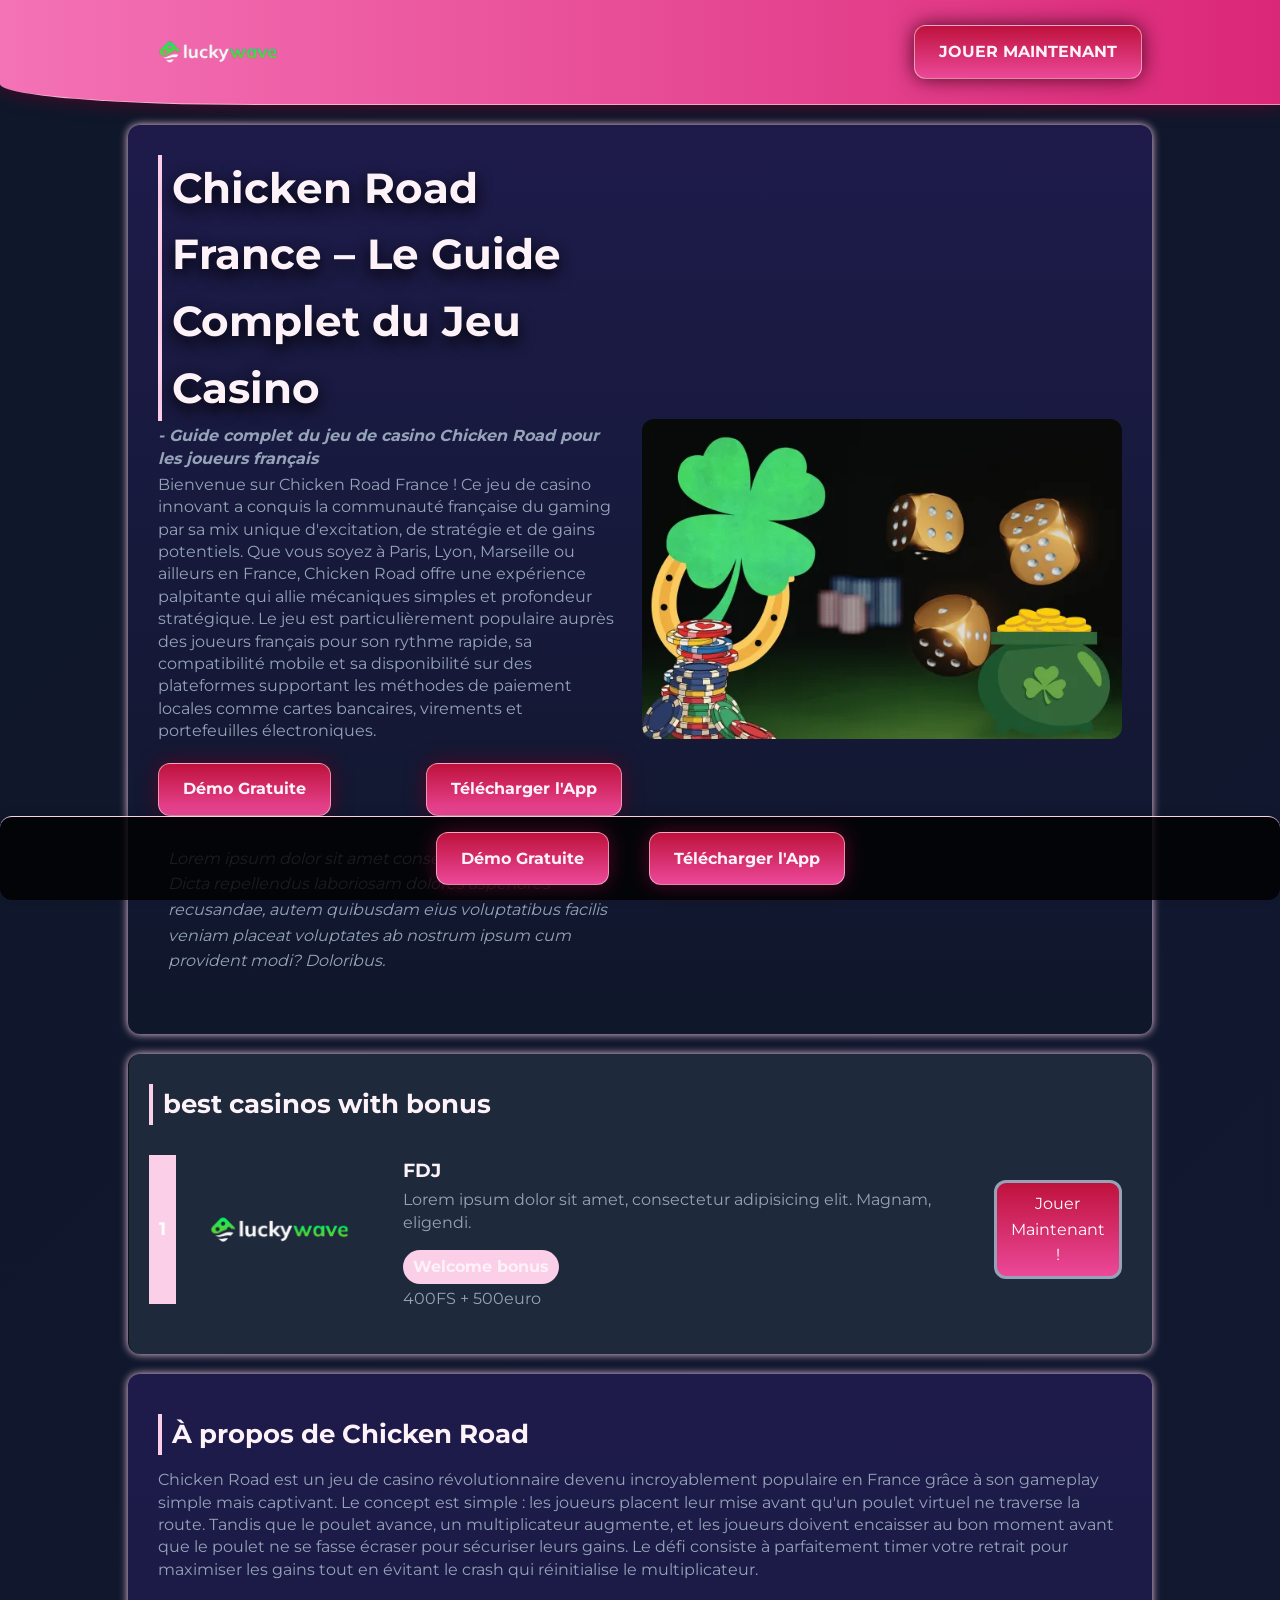
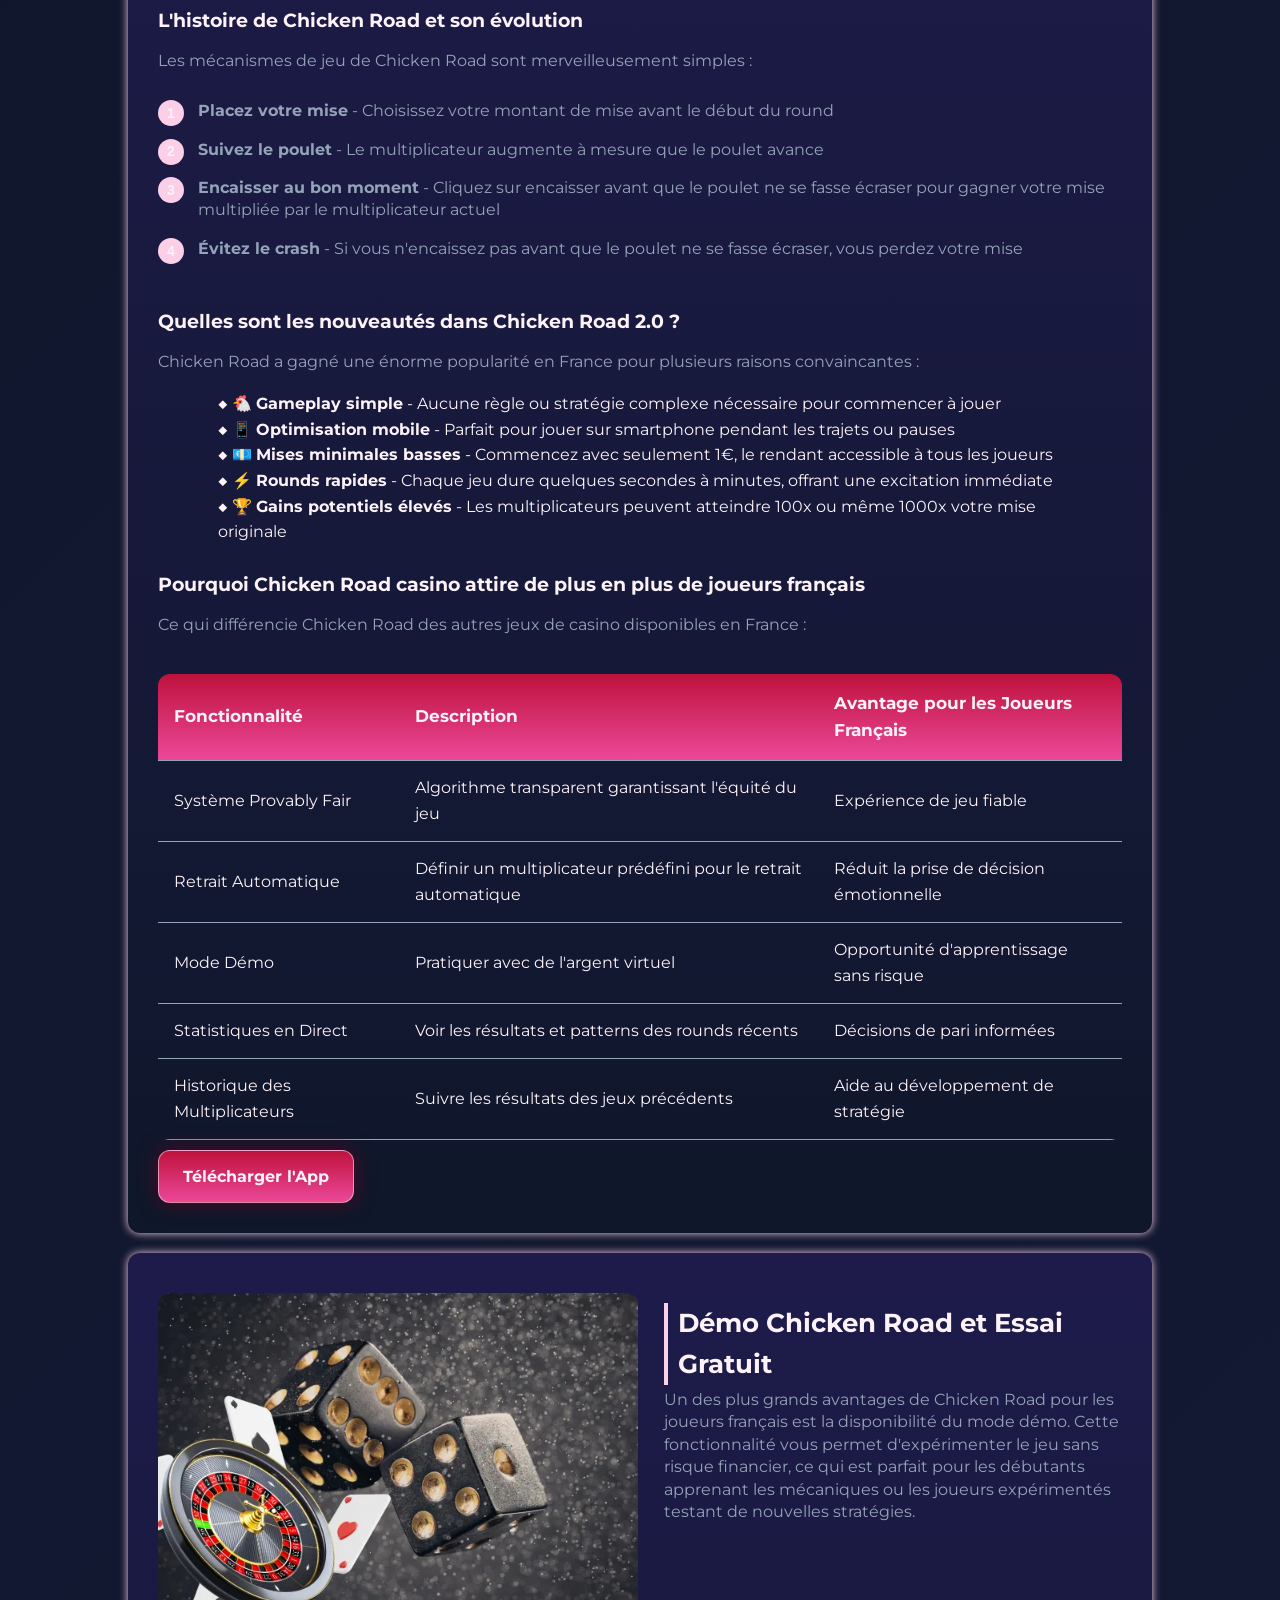
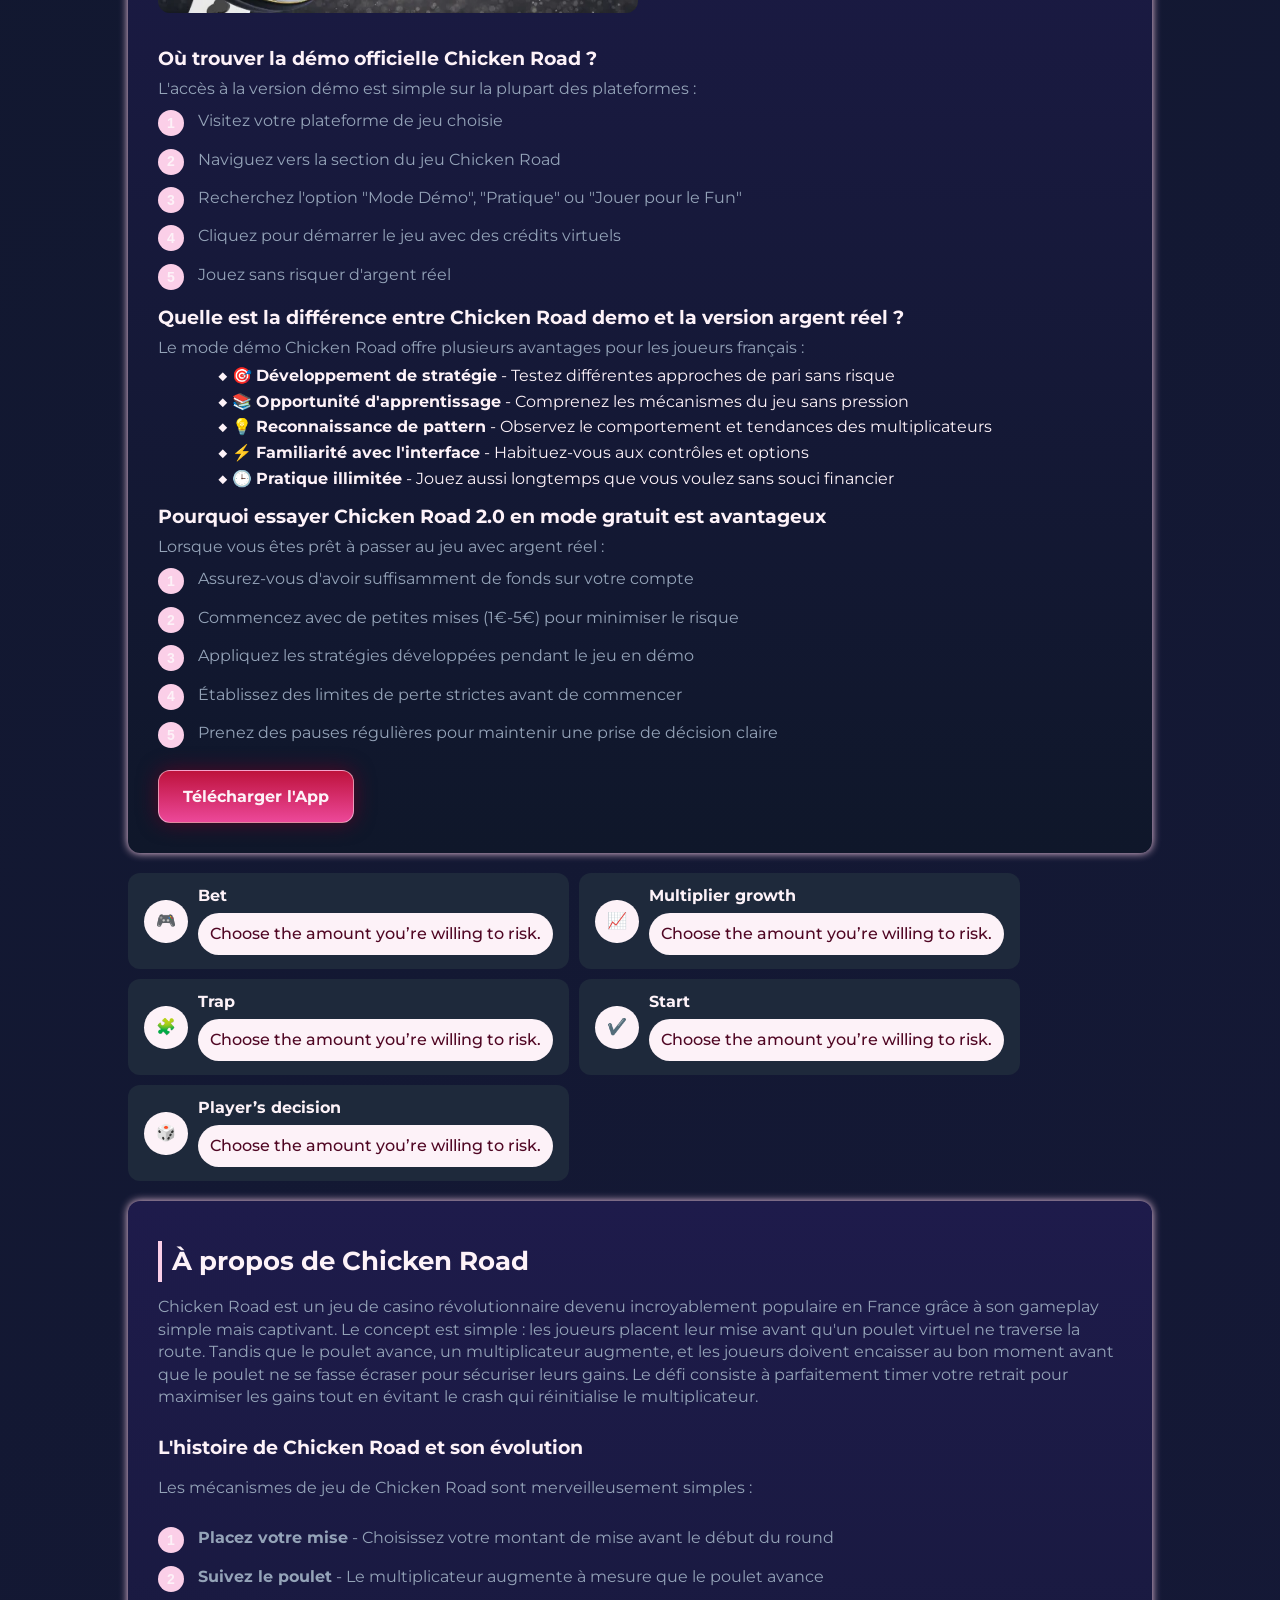
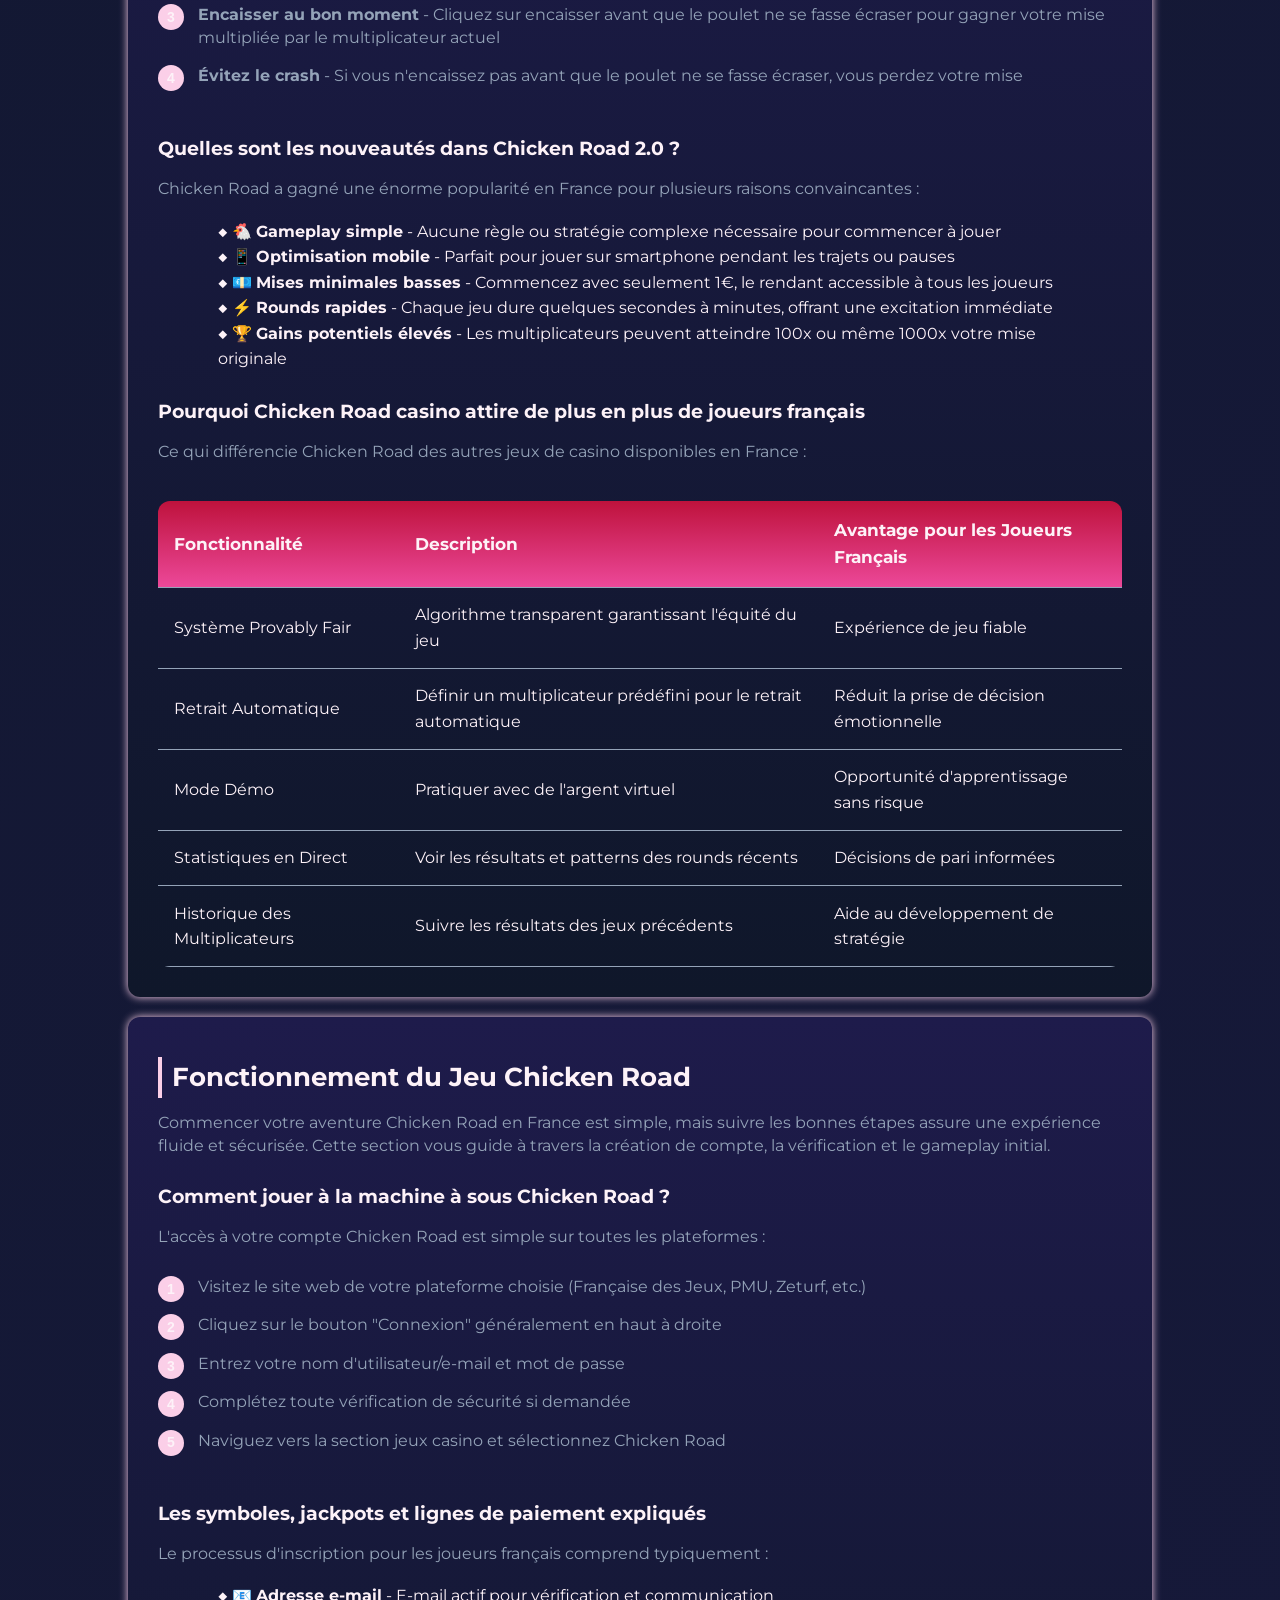
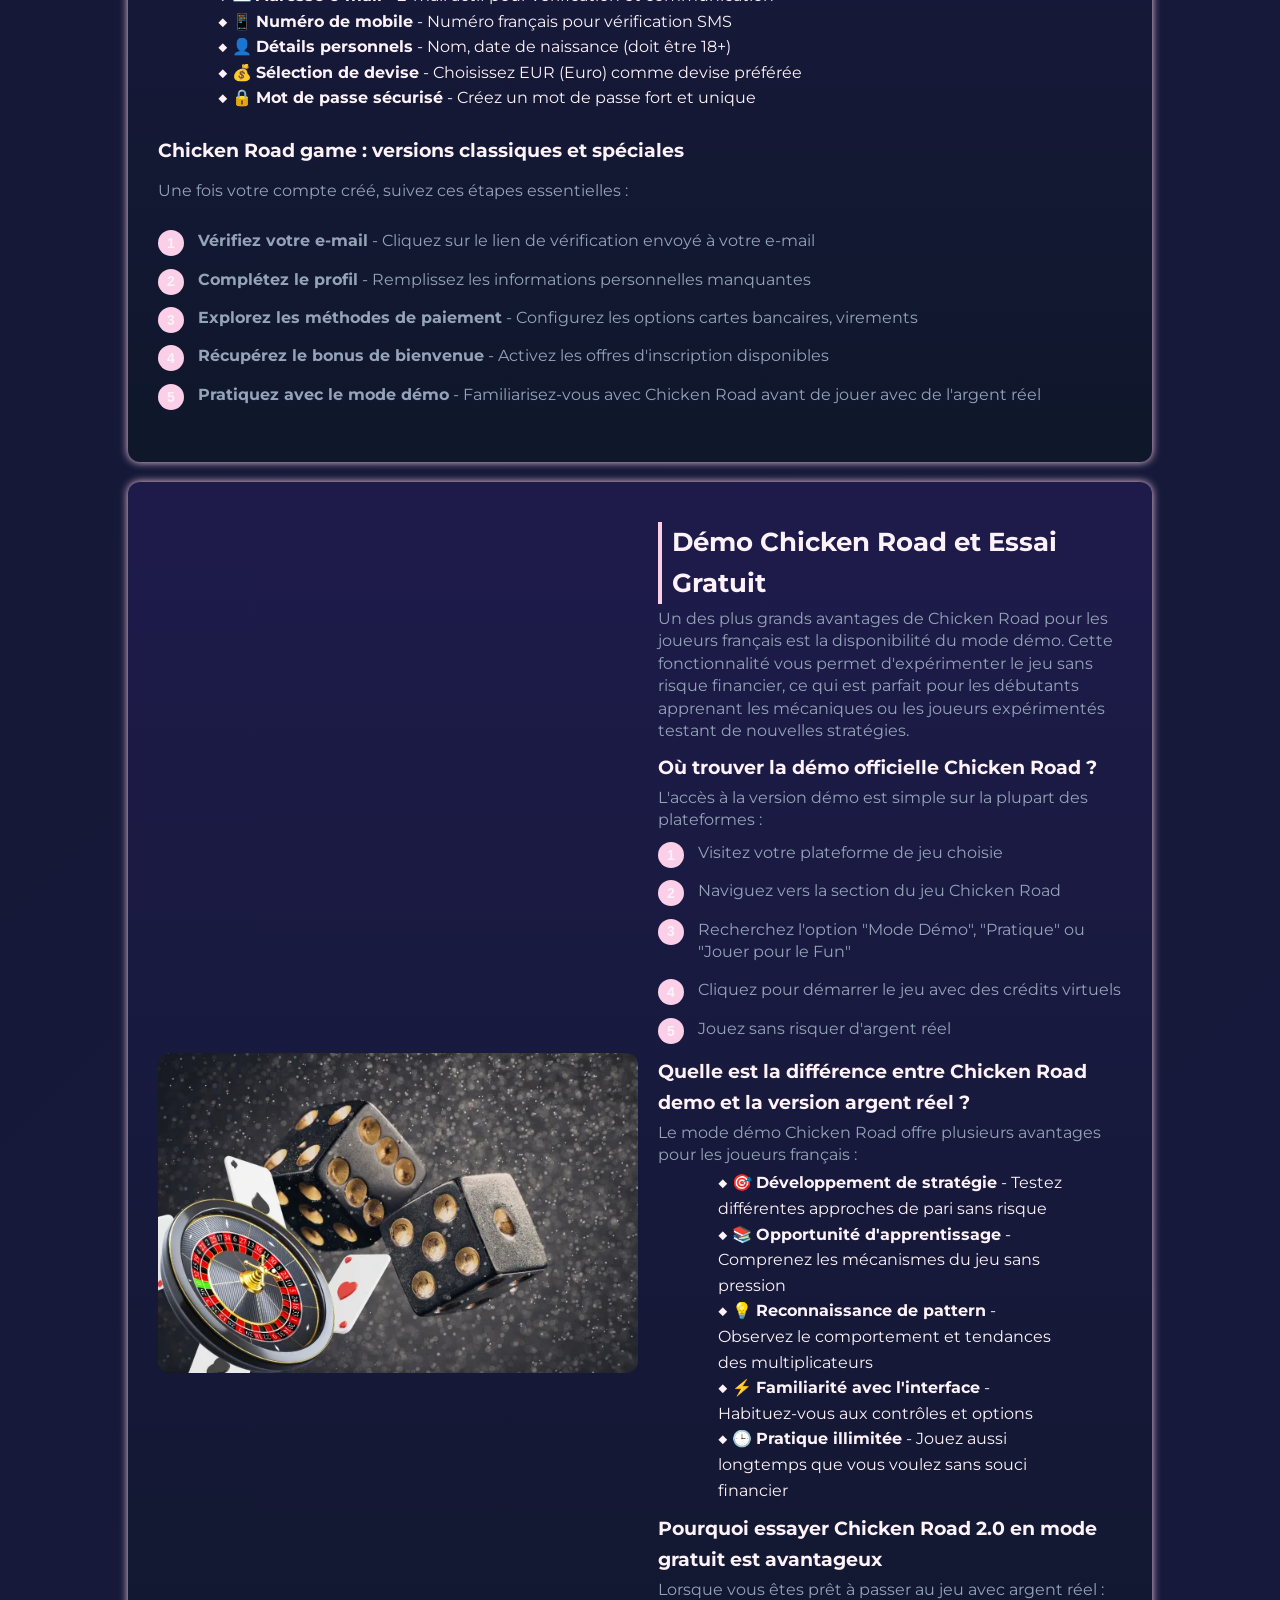
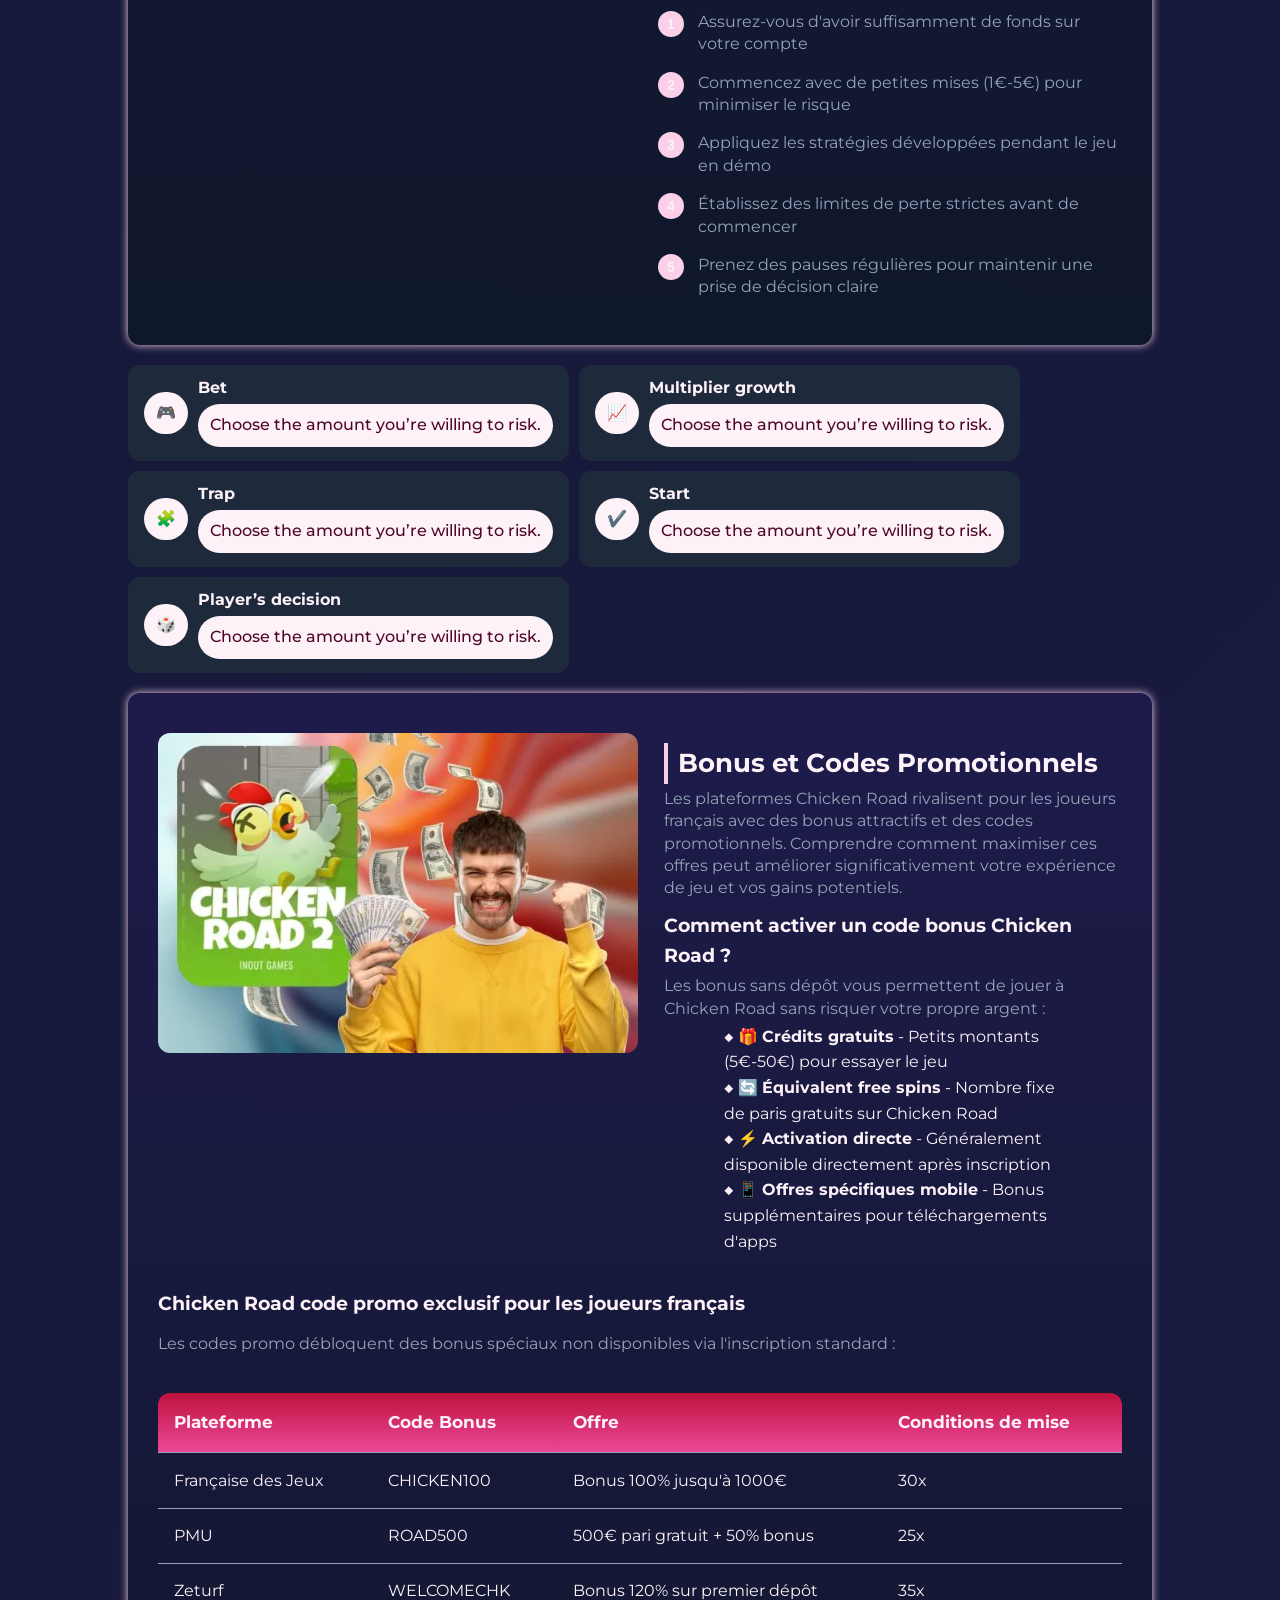
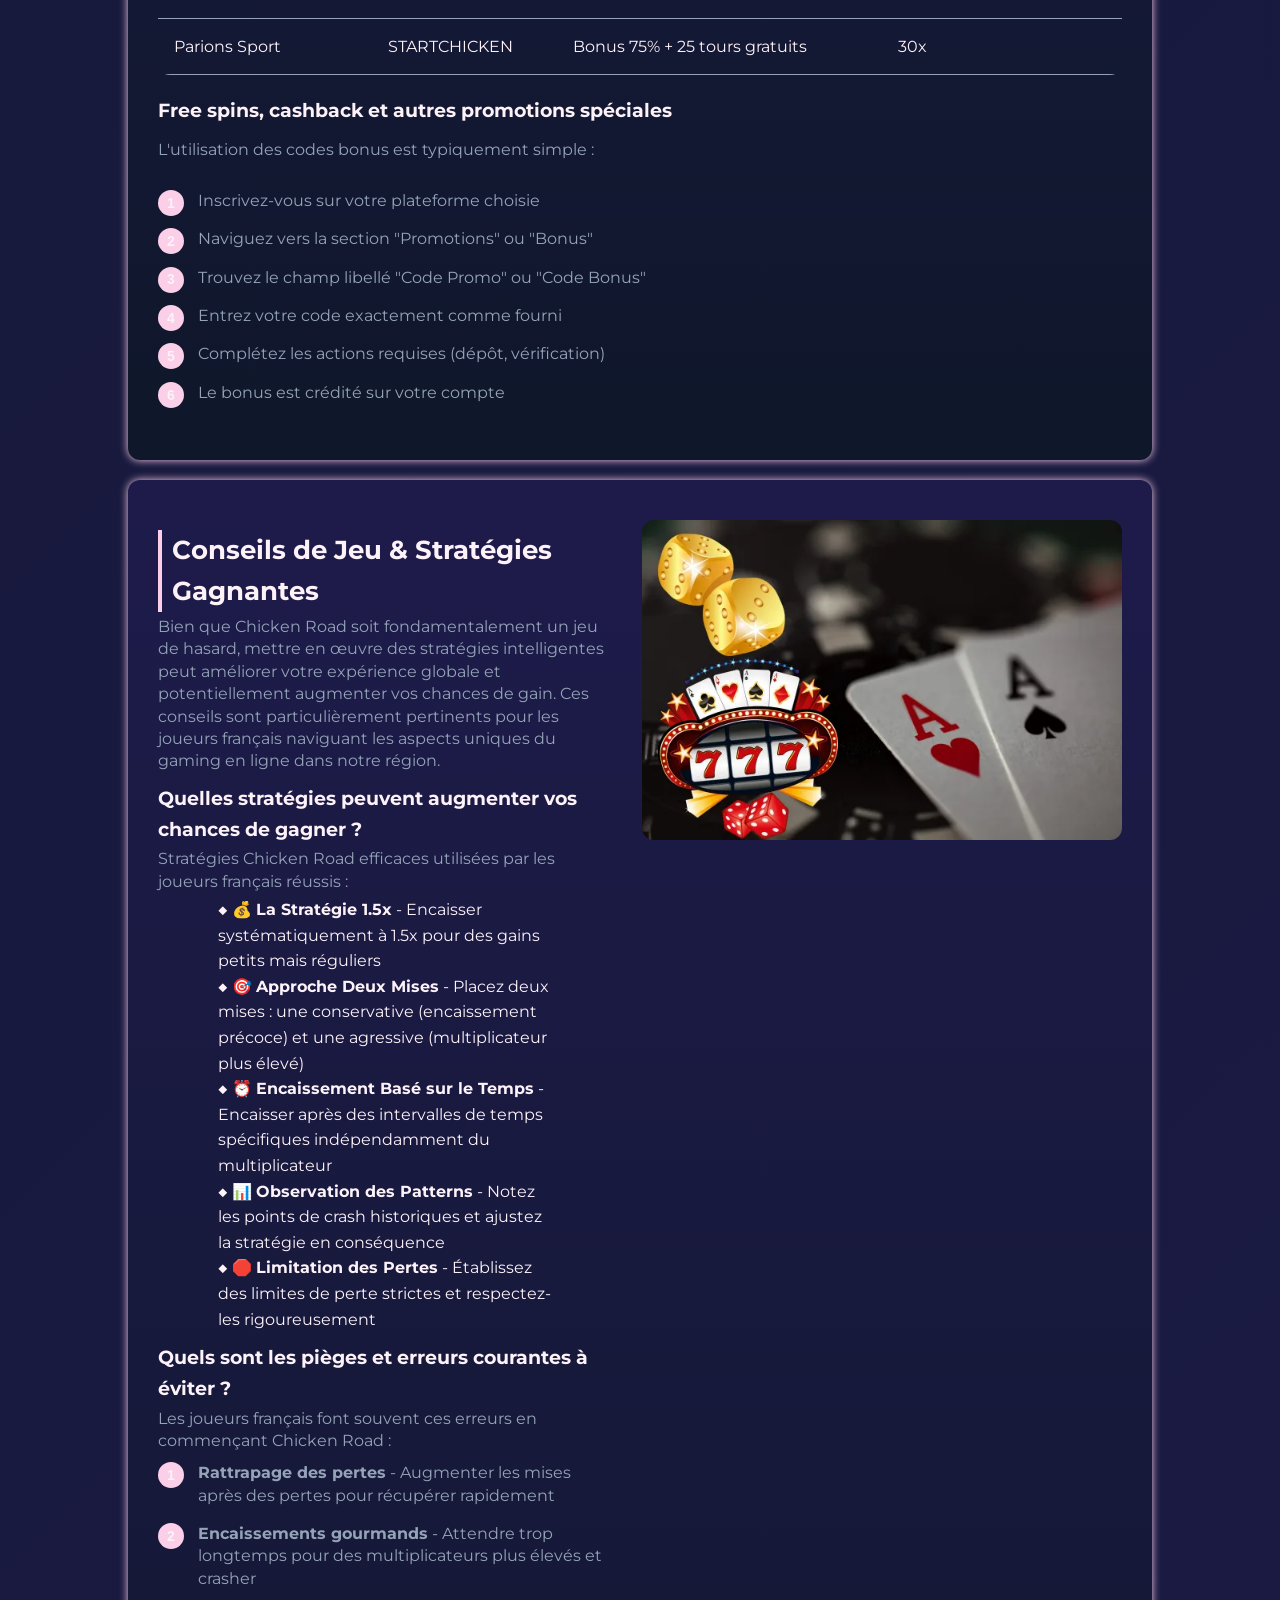
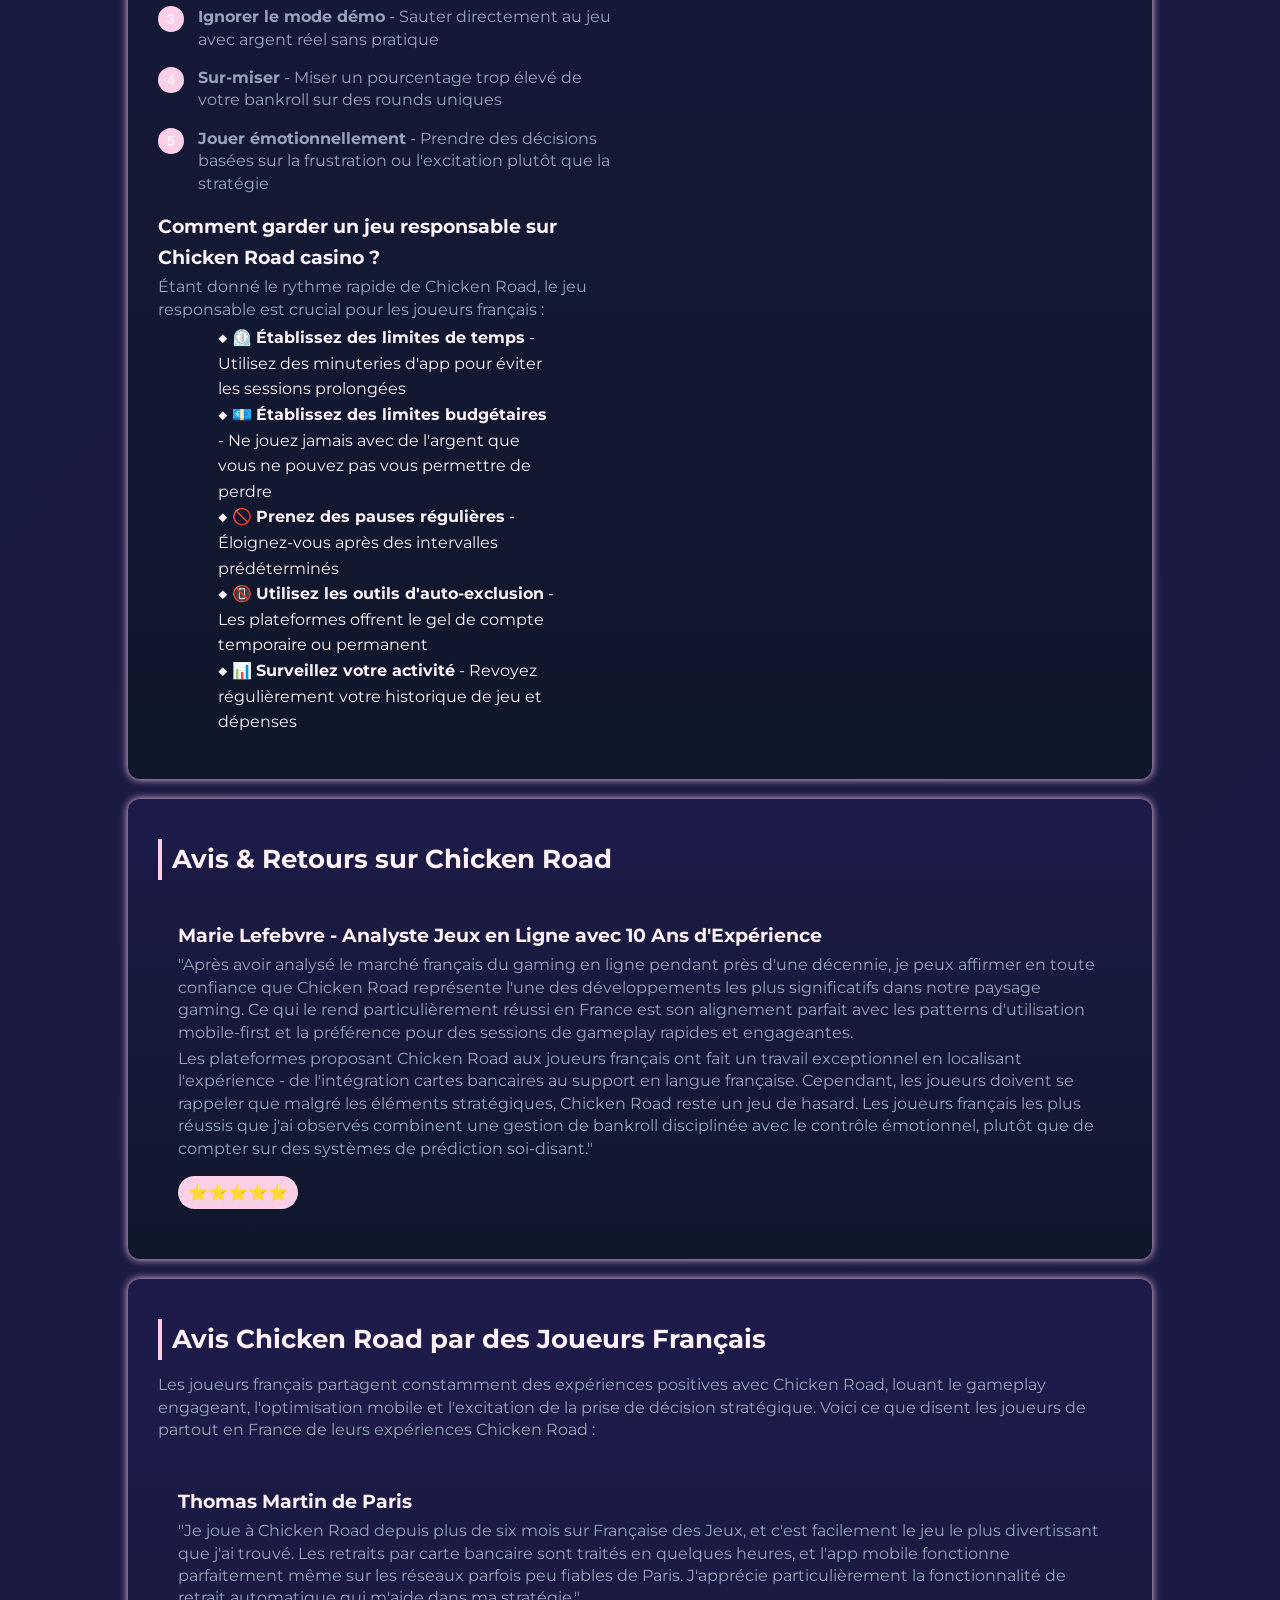
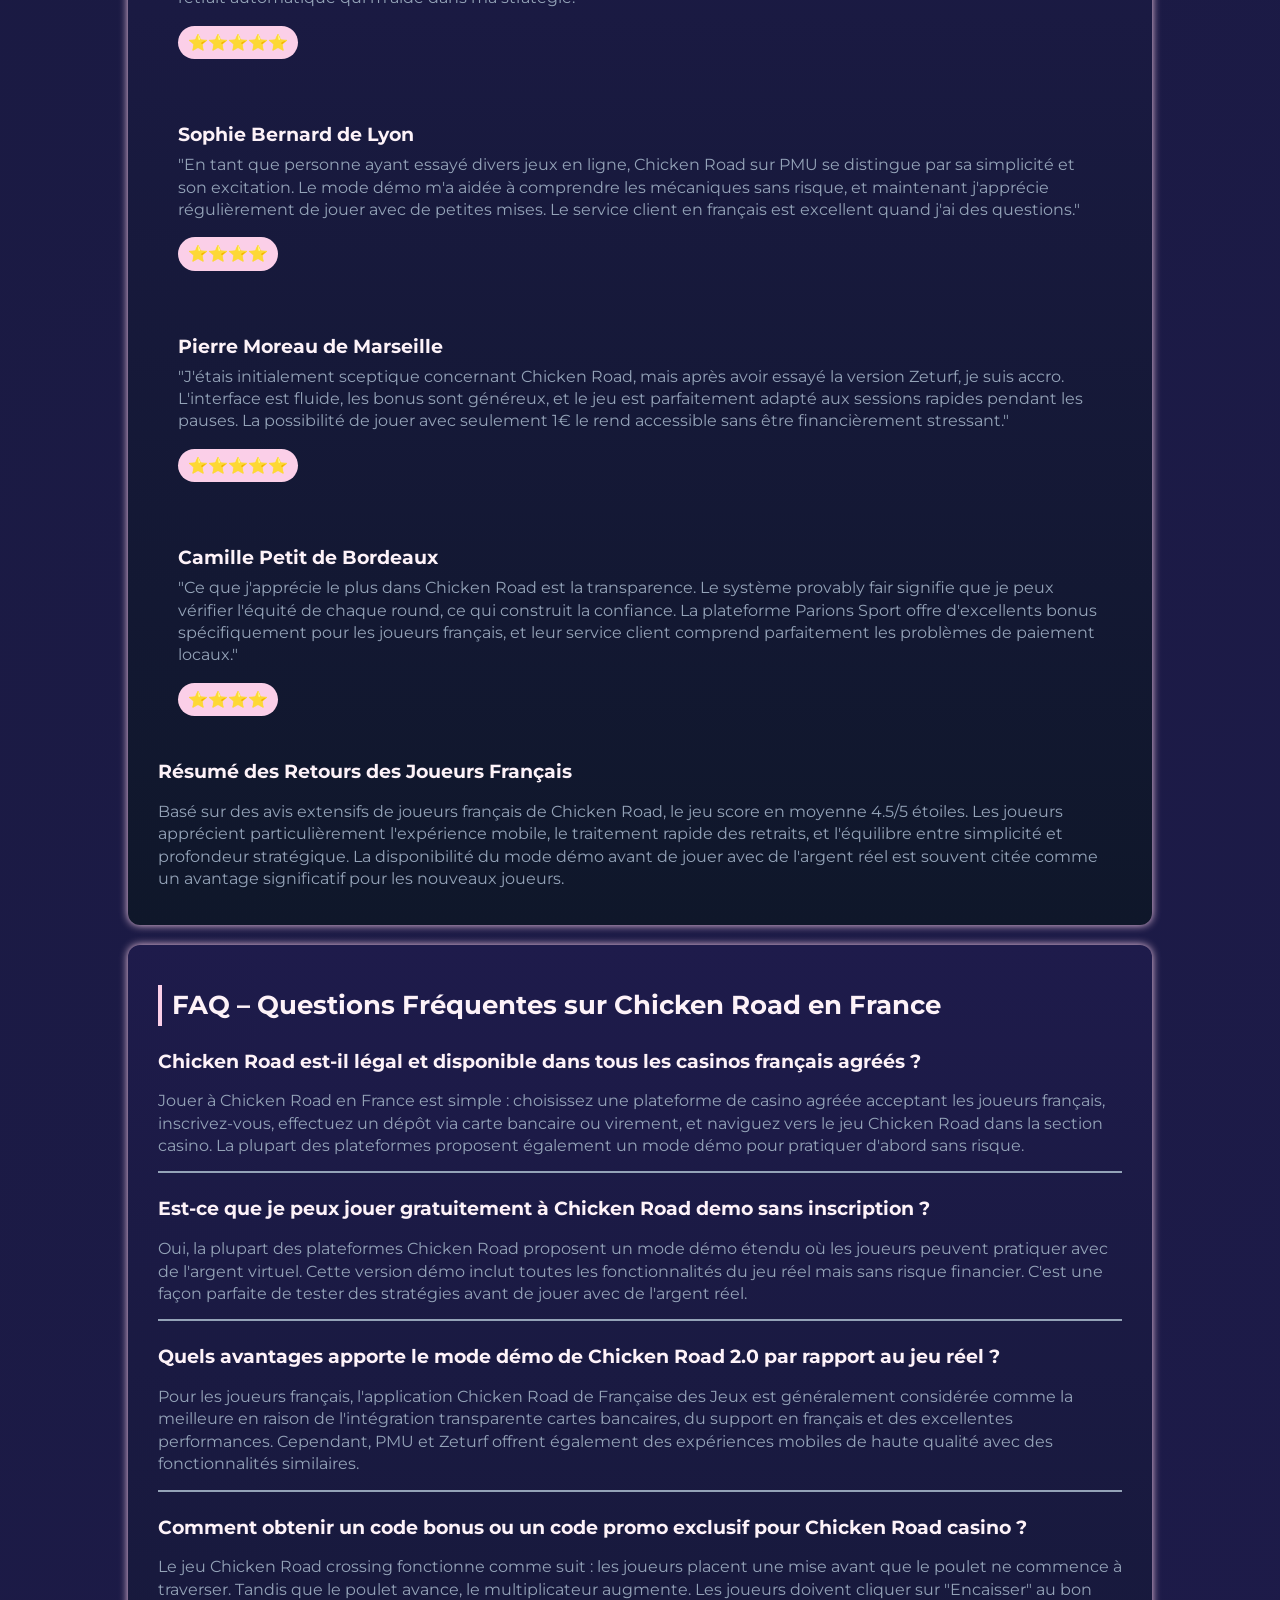
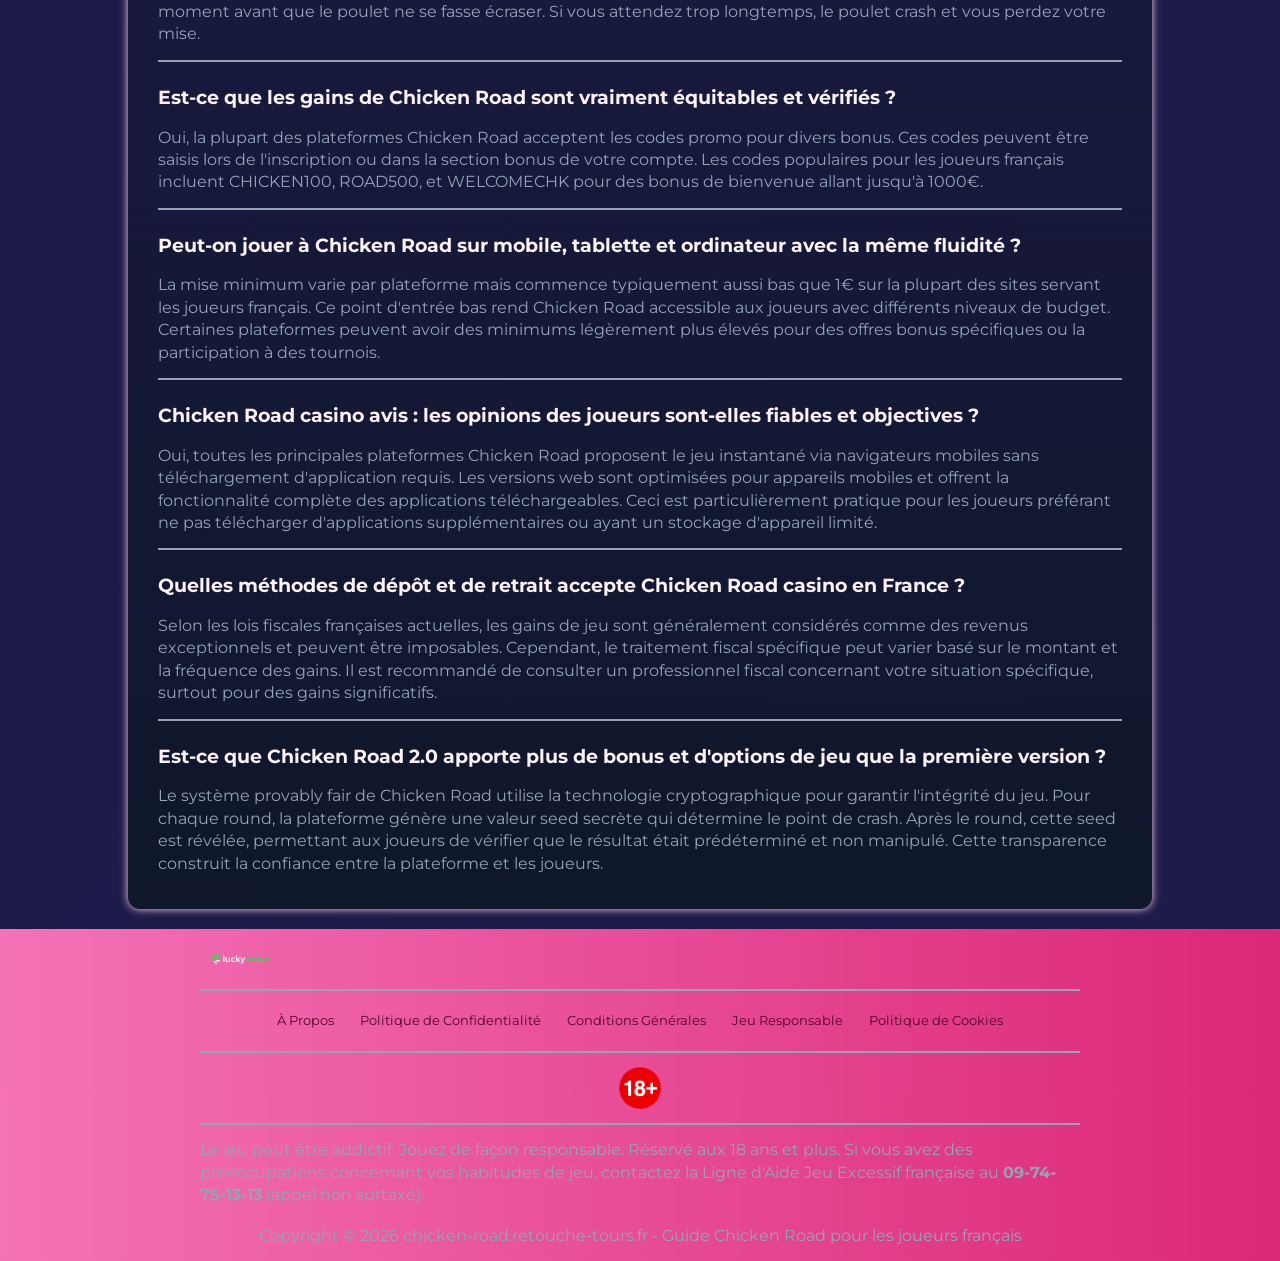
<file: index.html>
<!DOCTYPE html>
<html lang="fr">
<head>
    <meta charset="UTF-8">
    <meta name="viewport" content="width=device-width, initial-scale=1.0">
    <link rel="stylesheet" href="style.css">
    <link rel="shortcut icon" href="favicon.ico" type="image/x-icon">
    <title>Chicken Road Jeu France 🎮 Casino Avis, Démo & Code Bonus</title>
    <meta name="description" content="Jouez à Chicken Road en France 🇫🇷 : découvrez la version démo gratuite, lisez des avis détaillés des joueurs, essayez Chicken Road 2.0 et utilisez un code promo exclusif pour gagner plus.">
<meta name="googlebot" content="index, follow, noarchive, max-snippet:-1">

<link rel="alternate" hreflang="fr-FR" href="https://chicken-road.retouche-tours.fr/fr-fr/">
<link rel="alternate" hreflang="x-default" href="https://www.retouche-tours.fr/">
<link rel="canonical" href="https://chicken-road.retouche-tours.fr/fr-fr/">

    <meta property="og:type" content="website" />
    <meta property="og:title" content="Chicken Road Jeu France 🎮 Casino Avis, Démo & Code Bonus" />
    <meta property="og:description" content="Chicken Road France - Guide complet avec démo gratuite, avis joueurs, codes promotionnels et stratégies gagnantes pour les joueurs français." />
    <meta property="og:url" content="https://chicken-road.retouche-tours.fr/" />
    <meta property="og:site_name" content="Chicken Road France" />
    <meta property="og:image" content="https://chicken-road.retouche-tours.fr/img/1.webp" />
    <meta property="og:locale" content="fr_FR" />

    <meta name="twitter:card" content="summary_large_image" />
    <meta name="twitter:title" content="Chicken Road France – Guide Complet & Astuces Gagnantes" />
    <meta name="twitter:description" content="Guide complet du jeu Chicken Road pour les joueurs français - démo gratuite, avis, bonus et stratégies de jeu responsable." />
    <meta name="twitter:image" content="https://chicken-road.retouche-tours.fr/img/1.webp" />
    
    <script type="application/ld+json">
        {
            "@context": "https://schema.org",
            "@type": "Article",
            "headline": "Chicken Road France – Guide Complet",
            "description": "Guide complet du jeu Chicken Road pour les joueurs français - démo gratuite, avis, bonus et stratégies de jeu responsable.",
            "mainEntityOfPage": {
                "@type": "WebPage",
                "@id": "https://chicken-road.retouche-tours.fr/"
            },
            "author": {
                "@type": "Person",
                "name": "Expert Gaming",
                "url": "https://chicken-road.retouche-tours.fr/"
            },
            "publisher": {
                "@type": "Organization",
                "name": "Chicken Road France",
                "logo": {
                    "@type": "ImageObject",
                    "url": "https://chicken-road.retouche-tours.fr/img/logo.webp"
                }
            },
            "datePublished": "2026-01-08",
            "dateModified": "2026-01-08"
        }
    </script>

    <script type="application/ld+json">
        {
            "@context": "https://schema.org",
            "@type": "WebSite",
            "url": "https://chicken-road.retouche-tours.fr/",
            "name": "Chicken Road France",
            "description": "Plateforme de gaming premium pour les joueurs français - jeu casino Chicken Road et options de pari.",
            "inLanguage": "fr-FR"
        }
    </script>

    <script type="application/ld+json">
        {
            "@context": "https://schema.org",
            "@type": "BreadcrumbList",
            "itemListElement": [{
                    "@type": "ListItem",
                    "position": 1,
                    "name": "Accueil",
                    "item": "https://chicken-road.retouche-tours.fr/"
                },
                {
                    "@type": "ListItem",
                    "position": 2,
                    "name": "Chicken Road France",
                    "item": "https://chicken-road.retouche-tours.fr/"
                }
            ]
        }
    </script>

    <script type="application/ld+json">
        {
          "@context": "https://schema.org",
          "@type": "FAQPage",
          "mainEntity": [
            {
              "@type": "Question",
              "name": "Qu'est-ce que le jeu Chicken Road ?",
              "acceptedAnswer": {
                "@type": "Answer",
                "text": "Chicken Road est un jeu de casino populaire où les joueurs doivent parier si le poulet traverse la route en sécurité. Le multiplicateur augmente à mesure que le poulet avance, et les joueurs doivent encaisser au bon moment avant que le poulet ne se fasse écraser pour gagner leur mise multipliée."
              }
            },
            {
              "@type": "Question",
              "name": "Chicken Road est-il légal en France ?",
              "acceptedAnswer": {
                "@type": "Answer",
                "text": "Oui, Chicken Road est disponible sur des plateformes agréées qui acceptent les joueurs français. Ces plateformes opèrent sous des licences de jeu valides et proposent des méthodes de paiement sécurisées incluant cartes bancaires, virements et portefeuilles électroniques."
              }
            },
            {
              "@type": "Question",
              "name": "Comment télécharger l'application Chicken Road ?",
              "acceptedAnswer": {
                "@type": "Answer",
                "text": "Vous pouvez télécharger l'application Chicken Road directement depuis les sites officiels des plateformes de jeu. Le fichier APK est disponible sur leurs sites web puisque l'application n'est pas sur le Google Play Store en raison des restrictions sur les jeux d'argent."
              }
            },
            {
              "@type": "Question",
              "name": "Puis-je jouer à Chicken Road gratuitement ?",
              "acceptedAnswer": {
                "@type": "Answer",
                "text": "Oui, la plupart des plateformes proposent un mode démo où vous pouvez jouer à Chicken Road avec de l'argent virtuel sans risque. C'est parfait pour apprendre les mécanismes du jeu avant de jouer avec de l'argent réel."
              }
            },
            {
              "@type": "Question",
              "name": "Quelle est la meilleure stratégie pour Chicken Road ?",
              "acceptedAnswer": {
                "@type": "Answer",
                "text": "Les stratégies gagnantes incluent la définition de points de retrait automatique, une gestion de bankroll intelligente, ne pas chercher à rattraper ses pertes et commencer par de petites mises jusqu'à comprendre les patterns du jeu."
              }
            }
          ]
        }
    </script>
</head>
<body>
    <header>
          <div class="logo-container">
        <a href="/">
            <img src="./img/logo.webp" alt="Chicken Road France Logo" width="160" height="80">
        </a>
            <a href="/play/" class="btn" rel="nofollow" content="noindex">JOUER MAINTENANT</a>
    </div>  
    </header>

    <main>

    <div class="banner-bottom">
            <a href="/play/" class="btn" rel="nofollow" content="noindex">Démo Gratuite</a>
            <a href="/play/" class="btn-white" rel="nofollow" content="noindex">Télécharger l'App</a>
    </div>

    <div class="container">
        <div>
        <h1>Chicken Road France – Le Guide Complet du Jeu Casino</h1>
        <p>
           <b><i>- Guide complet du jeu de casino Chicken Road pour les joueurs français</i> </b>
        </p>
        <p>
            Bienvenue sur Chicken Road France ! Ce jeu de casino innovant a conquis la communauté française du gaming par sa mix unique d'excitation, de stratégie et de gains potentiels. Que vous soyez à Paris, Lyon, Marseille ou ailleurs en France, Chicken Road offre une expérience palpitante qui allie mécaniques simples et profondeur stratégique. Le jeu est particulièrement populaire auprès des joueurs français pour son rythme rapide, sa compatibilité mobile et sa disponibilité sur des plateformes supportant les méthodes de paiement locales comme cartes bancaires, virements et portefeuilles électroniques.
        </p>
        <div class="btn-container">
            <a href="/play/" class="btn" rel="nofollow" content="noindex">Démo Gratuite</a>
            <a href="/play/" class="btn-white" rel="nofollow" content="noindex">Télécharger l'App</a>
        </div>

        <blockquote>
            Lorem ipsum dolor sit amet consectetur adipisicing elit. Dicta repellendus laboriosam dolores asperiores recusandae, autem quibusdam eius voluptatibus facilis veniam placeat voluptates ab nostrum ipsum cum provident modi? Doloribus.
        </blockquote>
        </div>
        <img src="./img/1.webp" alt="Chicken Road France Site Officiel" width="600" height="400">
    </div>

    <div class="casino-vitrina">
    <h2>
        best casinos with bonus
    </h2>
            <div class="casino-card">
                <div class="casino-rank">1</div>
                <a href="/fdj/" class="casino-left" rel="nofollow" content="noindex">
                    <img src="./img/logo.webp" alt="Française des Jeux France" class="casino-logo" width="100" height="50"/>
                </a>
                <div class="casino-center">
                    <div class="casino-code">
                        <a href="/fdj/" rel="nofollow" content="noindex"><h3>FDJ</h3></a>
                        <p>Lorem ipsum dolor sit amet, consectetur adipisicing elit. Magnam, eligendi.</p>
                        
                        <div class="casino-rating"><span class="star">Welcome bonus</span></div>
                        <p class="casino-bonus">400FS + 500euro</p>
                    </div>
                </div>
                <div class="casino-actions">
                    <a href="/fdj/" class="btn-red-bonus" rel="nofollow" content="noindex">Jouer Maintenant !</a>
                </div>
            </div>


    </div>




        <div class="container-long">
    <h2>À propos de Chicken Road</h2>
    <p>
        Chicken Road est un jeu de casino révolutionnaire devenu incroyablement populaire en France grâce à son gameplay simple mais captivant. Le concept est simple : les joueurs placent leur mise avant qu'un poulet virtuel ne traverse la route. Tandis que le poulet avance, un multiplicateur augmente, et les joueurs doivent encaisser au bon moment avant que le poulet ne se fasse écraser pour sécuriser leurs gains. Le défi consiste à parfaitement timer votre retrait pour maximiser les gains tout en évitant le crash qui réinitialise le multiplicateur.
    </p>
    
    <h3>L'histoire de Chicken Road et son évolution</h3>
    <p>Les mécanismes de jeu de Chicken Road sont merveilleusement simples :</p>
    <ol class="pink-circle-list">
        <li><p><strong>Placez votre mise</strong> - Choisissez votre montant de mise avant le début du round</p></li>
        <li><p><strong>Suivez le poulet</strong> - Le multiplicateur augmente à mesure que le poulet avance</p></li>
        <li><p><strong>Encaisser au bon moment</strong> - Cliquez sur encaisser avant que le poulet ne se fasse écraser pour gagner votre mise multipliée par le multiplicateur actuel</p></li>
        <li><p><strong>Évitez le crash</strong> - Si vous n'encaissez pas avant que le poulet ne se fasse écraser, vous perdez votre mise</p></li>
    </ol>
    
    <h3>Quelles sont les nouveautés dans Chicken Road 2.0 ?</h3>
    <p>Chicken Road a gagné une énorme popularité en France pour plusieurs raisons convaincantes :</p>
    <ul>
        <li>🐔 <strong>Gameplay simple</strong> - Aucune règle ou stratégie complexe nécessaire pour commencer à jouer</li>
        <li>📱 <strong>Optimisation mobile</strong> - Parfait pour jouer sur smartphone pendant les trajets ou pauses</li>
        <li>💶 <strong>Mises minimales basses</strong> - Commencez avec seulement 1€, le rendant accessible à tous les joueurs</li>
        <li>⚡ <strong>Rounds rapides</strong> - Chaque jeu dure quelques secondes à minutes, offrant une excitation immédiate</li>
        <li>🏆 <strong>Gains potentiels élevés</strong> - Les multiplicateurs peuvent atteindre 100x ou même 1000x votre mise originale</li>
    </ul>
    
    <h3>Pourquoi Chicken Road casino attire de plus en plus de joueurs français</h3>
    <p>Ce qui différencie Chicken Road des autres jeux de casino disponibles en France :</p>
    <div class="table-wrapper">
        <table>
            <tr><th>Fonctionnalité</th><th>Description</th><th>Avantage pour les Joueurs Français</th></tr>
            <tr><td>Système Provably Fair</td><td>Algorithme transparent garantissant l'équité du jeu</td><td>Expérience de jeu fiable</td></tr>
            <tr><td>Retrait Automatique</td><td>Définir un multiplicateur prédéfini pour le retrait automatique</td><td>Réduit la prise de décision émotionnelle</td></tr>
            <tr><td>Mode Démo</td><td>Pratiquer avec de l'argent virtuel</td><td>Opportunité d'apprentissage sans risque</td></tr>
            <tr><td>Statistiques en Direct</td><td>Voir les résultats et patterns des rounds récents</td><td>Décisions de pari informées</td></tr>
            <tr><td>Historique des Multiplicateurs</td><td>Suivre les résultats des jeux précédents</td><td>Aide au développement de stratégie</td></tr>
        </table>
    </div>
                <a href="/play/" class="btn-white" rel="nofollow" content="noindex">Télécharger l'App</a>

</div>



    <div class="container-long">
        <div class="flex-wrapper">
        <img src="./img/2.webp" alt="Chicken Road Game Démo Jouer France" width="600" height="400">
     <div> 
            <h2>Démo Chicken Road et Essai Gratuit</h2>
            <p>
                Un des plus grands avantages de Chicken Road pour les joueurs français est la disponibilité du mode démo. Cette fonctionnalité vous permet d'expérimenter le jeu sans risque financier, ce qui est parfait pour les débutants apprenant les mécaniques ou les joueurs expérimentés testant de nouvelles stratégies.
            </p>
        </div>
        </div>

            <div>   
            <h3>Où trouver la démo officielle Chicken Road ?</h3>
            <p>L'accès à la version démo est simple sur la plupart des plateformes :</p>
            <ol class="pink-circle-list">
                <li><p>Visitez votre plateforme de jeu choisie</p></li>
                <li><p>Naviguez vers la section du jeu Chicken Road</p></li>
                <li><p>Recherchez l'option "Mode Démo", "Pratique" ou "Jouer pour le Fun"</p></li>
                <li><p>Cliquez pour démarrer le jeu avec des crédits virtuels</p></li>
                <li><p>Jouez sans risquer d'argent réel</p></li>
            </ol>
            
            <h3>Quelle est la différence entre Chicken Road demo et la version argent réel ?</h3>
            <p>Le mode démo Chicken Road offre plusieurs avantages pour les joueurs français :</p>
            <ul>
                <li>🎯 <strong>Développement de stratégie</strong> - Testez différentes approches de pari sans risque</li>
                <li>📚 <strong>Opportunité d'apprentissage</strong> - Comprenez les mécanismes du jeu sans pression</li>
                <li>💡 <strong>Reconnaissance de pattern</strong> - Observez le comportement et tendances des multiplicateurs</li>
                <li>⚡ <strong>Familiarité avec l'interface</strong> - Habituez-vous aux contrôles et options</li>
                <li>🕒 <strong>Pratique illimitée</strong> - Jouez aussi longtemps que vous voulez sans souci financier</li>
            </ul>
            
            <h3>Pourquoi essayer Chicken Road 2.0 en mode gratuit est avantageux</h3>
            <p>Lorsque vous êtes prêt à passer au jeu avec argent réel :</p>
            <ol class="pink-circle-list">
                <li><p>Assurez-vous d'avoir suffisamment de fonds sur votre compte</p></li>
                <li><p>Commencez avec de petites mises (1€-5€) pour minimiser le risque</p></li>
                <li><p>Appliquez les stratégies développées pendant le jeu en démo</p></li>
                <li><p>Établissez des limites de perte strictes avant de commencer</p></li>
                <li><p>Prenez des pauses régulières pour maintenir une prise de décision claire</p></li>
            </ol>
        </div>
            <a href="/play/" class="btn" rel="nofollow" content="noindex">Télécharger l'App</a>

    </div>

    <div class="breake">
        <div class="breake-block">
            <p>
                🎮
            </p>
            <div>
               <h4>
                Bet
               </h4> 
               <p>
                Choose the amount you’re willing to risk.
               </p>
            </div>

        </div>

        <div class="breake-block">
            <p>
               📈
            </p>
            <div>
               <h4>
                Multiplier growth
               </h4> 
               <p>
                Choose the amount you’re willing to risk.
               </p>
            </div>

        </div>


        <div class="breake-block">
            <p>
                🧩
            </p>
            <div>
               <h4>
                Trap
               </h4> 
               <p>
                Choose the amount you’re willing to risk.
               </p>
            </div>

        </div>


        <div class="breake-block">
            <p>
                ✔️
            </p>
            <div>
               <h4>
                Start
               </h4> 
               <p>
                Choose the amount you’re willing to risk.
               </p>
            </div>

        </div>


        <div class="breake-block">
            <p>
                🎲
            </p>
            <div>
               <h4>
                Player’s decision
               </h4> 
               <p>
                Choose the amount you’re willing to risk.
               </p>
            </div>

        </div>


    </div>

    <div class="container-long">
    
    <h2>À propos de Chicken Road</h2>
    <p>
        Chicken Road est un jeu de casino révolutionnaire devenu incroyablement populaire en France grâce à son gameplay simple mais captivant. Le concept est simple : les joueurs placent leur mise avant qu'un poulet virtuel ne traverse la route. Tandis que le poulet avance, un multiplicateur augmente, et les joueurs doivent encaisser au bon moment avant que le poulet ne se fasse écraser pour sécuriser leurs gains. Le défi consiste à parfaitement timer votre retrait pour maximiser les gains tout en évitant le crash qui réinitialise le multiplicateur.
    </p>
    
    <h3>L'histoire de Chicken Road et son évolution</h3>
    <p>Les mécanismes de jeu de Chicken Road sont merveilleusement simples :</p>
    <ol class="pink-circle-list">
        <li><p><strong>Placez votre mise</strong> - Choisissez votre montant de mise avant le début du round</p></li>
        <li><p><strong>Suivez le poulet</strong> - Le multiplicateur augmente à mesure que le poulet avance</p></li>
        <li><p><strong>Encaisser au bon moment</strong> - Cliquez sur encaisser avant que le poulet ne se fasse écraser pour gagner votre mise multipliée par le multiplicateur actuel</p></li>
        <li><p><strong>Évitez le crash</strong> - Si vous n'encaissez pas avant que le poulet ne se fasse écraser, vous perdez votre mise</p></li>
    </ol>
    
    <h3>Quelles sont les nouveautés dans Chicken Road 2.0 ?</h3>
    <p>Chicken Road a gagné une énorme popularité en France pour plusieurs raisons convaincantes :</p>
    <ul>
        <li>🐔 <strong>Gameplay simple</strong> - Aucune règle ou stratégie complexe nécessaire pour commencer à jouer</li>
        <li>📱 <strong>Optimisation mobile</strong> - Parfait pour jouer sur smartphone pendant les trajets ou pauses</li>
        <li>💶 <strong>Mises minimales basses</strong> - Commencez avec seulement 1€, le rendant accessible à tous les joueurs</li>
        <li>⚡ <strong>Rounds rapides</strong> - Chaque jeu dure quelques secondes à minutes, offrant une excitation immédiate</li>
        <li>🏆 <strong>Gains potentiels élevés</strong> - Les multiplicateurs peuvent atteindre 100x ou même 1000x votre mise originale</li>
    </ul>
    
    <h3>Pourquoi Chicken Road casino attire de plus en plus de joueurs français</h3>
    <p>Ce qui différencie Chicken Road des autres jeux de casino disponibles en France :</p>
    <div class="table-wrapper">
        <table>
            <tr><th>Fonctionnalité</th><th>Description</th><th>Avantage pour les Joueurs Français</th></tr>
            <tr><td>Système Provably Fair</td><td>Algorithme transparent garantissant l'équité du jeu</td><td>Expérience de jeu fiable</td></tr>
            <tr><td>Retrait Automatique</td><td>Définir un multiplicateur prédéfini pour le retrait automatique</td><td>Réduit la prise de décision émotionnelle</td></tr>
            <tr><td>Mode Démo</td><td>Pratiquer avec de l'argent virtuel</td><td>Opportunité d'apprentissage sans risque</td></tr>
            <tr><td>Statistiques en Direct</td><td>Voir les résultats et patterns des rounds récents</td><td>Décisions de pari informées</td></tr>
            <tr><td>Historique des Multiplicateurs</td><td>Suivre les résultats des jeux précédents</td><td>Aide au développement de stratégie</td></tr>
        </table>
    </div>
</div>

    <div class="container-long">
        
        <h2>Fonctionnement du Jeu Chicken Road</h2>
        <p>Commencer votre aventure Chicken Road en France est simple, mais suivre les bonnes étapes assure une expérience fluide et sécurisée. Cette section vous guide à travers la création de compte, la vérification et le gameplay initial.</p>
        
        <h3>Comment jouer à la machine à sous Chicken Road ?</h3>
        <p>L'accès à votre compte Chicken Road est simple sur toutes les plateformes :</p>
        <ol class="pink-circle-list">
            <li><p>Visitez le site web de votre plateforme choisie (Française des Jeux, PMU, Zeturf, etc.)</p></li>
            <li><p>Cliquez sur le bouton "Connexion" généralement en haut à droite</p></li>
            <li><p>Entrez votre nom d'utilisateur/e-mail et mot de passe</p></li>
            <li><p>Complétez toute vérification de sécurité si demandée</p></li>
            <li><p>Naviguez vers la section jeux casino et sélectionnez Chicken Road</p></li>
        </ol>
        
        <h3>Les symboles, jackpots et lignes de paiement expliqués</h3>
        <p>Le processus d'inscription pour les joueurs français comprend typiquement :</p>
        <ul>
            <li>📧 <strong>Adresse e-mail</strong> - E-mail actif pour vérification et communication</li>
            <li>📱 <strong>Numéro de mobile</strong> - Numéro français pour vérification SMS</li>
            <li>👤 <strong>Détails personnels</strong> - Nom, date de naissance (doit être 18+)</li>
            <li>💰 <strong>Sélection de devise</strong> - Choisissez EUR (Euro) comme devise préférée</li>
            <li>🔒 <strong>Mot de passe sécurisé</strong> - Créez un mot de passe fort et unique</li>
        </ul>
        
        <h3>Chicken Road game : versions classiques et spéciales</h3>
        <p>Une fois votre compte créé, suivez ces étapes essentielles :</p>
        <ol class="pink-circle-list">
            <li><p><strong>Vérifiez votre e-mail</strong> - Cliquez sur le lien de vérification envoyé à votre e-mail</p></li>
            <li><p><strong>Complétez le profil</strong> - Remplissez les informations personnelles manquantes</p></li>
            <li><p><strong>Explorez les méthodes de paiement</strong> - Configurez les options cartes bancaires, virements</p></li>
            <li><p><strong>Récupérez le bonus de bienvenue</strong> - Activez les offres d'inscription disponibles</p></li>
            <li><p><strong>Pratiquez avec le mode démo</strong> - Familiarisez-vous avec Chicken Road avant de jouer avec de l'argent réel</p></li>
        </ol>
    </div>

    <div class="container">
        <img src="./img/2.webp" alt="Chicken Road Game Démo Jouer France" width="600" height="400">
        <div>
            
            <h2>Démo Chicken Road et Essai Gratuit</h2>
            <p>
                Un des plus grands avantages de Chicken Road pour les joueurs français est la disponibilité du mode démo. Cette fonctionnalité vous permet d'expérimenter le jeu sans risque financier, ce qui est parfait pour les débutants apprenant les mécaniques ou les joueurs expérimentés testant de nouvelles stratégies.
            </p>
            
            <h3>Où trouver la démo officielle Chicken Road ?</h3>
            <p>L'accès à la version démo est simple sur la plupart des plateformes :</p>
            <ol class="pink-circle-list">
                <li><p>Visitez votre plateforme de jeu choisie</p></li>
                <li><p>Naviguez vers la section du jeu Chicken Road</p></li>
                <li><p>Recherchez l'option "Mode Démo", "Pratique" ou "Jouer pour le Fun"</p></li>
                <li><p>Cliquez pour démarrer le jeu avec des crédits virtuels</p></li>
                <li><p>Jouez sans risquer d'argent réel</p></li>
            </ol>
            
            <h3>Quelle est la différence entre Chicken Road demo et la version argent réel ?</h3>
            <p>Le mode démo Chicken Road offre plusieurs avantages pour les joueurs français :</p>
            <ul>
                <li>🎯 <strong>Développement de stratégie</strong> - Testez différentes approches de pari sans risque</li>
                <li>📚 <strong>Opportunité d'apprentissage</strong> - Comprenez les mécanismes du jeu sans pression</li>
                <li>💡 <strong>Reconnaissance de pattern</strong> - Observez le comportement et tendances des multiplicateurs</li>
                <li>⚡ <strong>Familiarité avec l'interface</strong> - Habituez-vous aux contrôles et options</li>
                <li>🕒 <strong>Pratique illimitée</strong> - Jouez aussi longtemps que vous voulez sans souci financier</li>
            </ul>
            
            <h3>Pourquoi essayer Chicken Road 2.0 en mode gratuit est avantageux</h3>
            <p>Lorsque vous êtes prêt à passer au jeu avec argent réel :</p>
            <ol class="pink-circle-list">
                <li><p>Assurez-vous d'avoir suffisamment de fonds sur votre compte</p></li>
                <li><p>Commencez avec de petites mises (1€-5€) pour minimiser le risque</p></li>
                <li><p>Appliquez les stratégies développées pendant le jeu en démo</p></li>
                <li><p>Établissez des limites de perte strictes avant de commencer</p></li>
                <li><p>Prenez des pauses régulières pour maintenir une prise de décision claire</p></li>
            </ol>
        </div>
    </div>
    <div class="breake">
        <div class="breake-block">
            <p>
                🎮
            </p>
            <div>
               <h4>
                Bet
               </h4> 
               <p>
                Choose the amount you’re willing to risk.
               </p>
            </div>

        </div>

        <div class="breake-block">
            <p>
               📈
            </p>
            <div>
               <h4>
                Multiplier growth
               </h4> 
               <p>
                Choose the amount you’re willing to risk.
               </p>
            </div>

        </div>


        <div class="breake-block">
            <p>
                🧩
            </p>
            <div>
               <h4>
                Trap
               </h4> 
               <p>
                Choose the amount you’re willing to risk.
               </p>
            </div>

        </div>


        <div class="breake-block">
            <p>
                ✔️
            </p>
            <div>
               <h4>
                Start
               </h4> 
               <p>
                Choose the amount you’re willing to risk.
               </p>
            </div>

        </div>


        <div class="breake-block">
            <p>
                🎲
            </p>
            <div>
               <h4>
                Player’s decision
               </h4> 
               <p>
                Choose the amount you’re willing to risk.
               </p>
            </div>

        </div>


    </div>



   <div class="container-long">
        <div class="flex-wrapper">
                   <img src="./img/6.webp" alt="Chicken Road Bonus France" width="600" height="400">
        <div>
            
            <h2>Bonus et Codes Promotionnels</h2>
            <p>
                Les plateformes Chicken Road rivalisent pour les joueurs français avec des bonus attractifs et des codes promotionnels. Comprendre comment maximiser ces offres peut améliorer significativement votre expérience de jeu et vos gains potentiels.
            </p>
            
            <h3>Comment activer un code bonus Chicken Road ?</h3>
            <p>Les bonus sans dépôt vous permettent de jouer à Chicken Road sans risquer votre propre argent :</p>
            <ul>
                <li>🎁 <strong>Crédits gratuits</strong> - Petits montants (5€-50€) pour essayer le jeu</li>
                <li>🔄 <strong>Équivalent free spins</strong> - Nombre fixe de paris gratuits sur Chicken Road</li>
                <li>⚡ <strong>Activation directe</strong> - Généralement disponible directement après inscription</li>
                <li>📱 <strong>Offres spécifiques mobile</strong> - Bonus supplémentaires pour téléchargements d'apps</li>
            </ul> 
        </div>

        
            </div>
            <h3>Chicken Road code promo exclusif pour les joueurs français</h3>
            <p>Les codes promo débloquent des bonus spéciaux non disponibles via l'inscription standard :</p>
            <div class="table-wrapper">
                <table>
                    <tr><th>Plateforme</th><th>Code Bonus</th><th>Offre</th><th>Conditions de mise</th></tr>
                    <tr><td>Française des Jeux</td><td>CHICKEN100</td><td>Bonus 100% jusqu'à 1000€</td><td>30x</td></tr>
                    <tr><td>PMU</td><td>ROAD500</td><td>500€ pari gratuit + 50% bonus</td><td>25x</td></tr>
                    <tr><td>Zeturf</td><td>WELCOMECHK</td><td>Bonus 120% sur premier dépôt</td><td>35x</td></tr>
                    <tr><td>Parions Sport</td><td>STARTCHICKEN</td><td>Bonus 75% + 25 tours gratuits</td><td>30x</td></tr>
                </table>
            </div>
            
            <h3>Free spins, cashback et autres promotions spéciales</h3>
            <p>L'utilisation des codes bonus est typiquement simple :</p>
            <ol class="pink-circle-list">
                <li><p>Inscrivez-vous sur votre plateforme choisie</p></li>
                <li><p>Naviguez vers la section "Promotions" ou "Bonus"</p></li>
                <li><p>Trouvez le champ libellé "Code Promo" ou "Code Bonus"</p></li>
                <li><p>Entrez votre code exactement comme fourni</p></li>
                <li><p>Complétez les actions requises (dépôt, vérification)</p></li>
                <li><p>Le bonus est crédité sur votre compte</p></li>
            </ol>
        </div>
    </div>

    <div class="container-long">
        <div class="flex-wrapper">
            <div>
            
            <h2>Conseils de Jeu & Stratégies Gagnantes</h2>
            <p>
                Bien que Chicken Road soit fondamentalement un jeu de hasard, mettre en œuvre des stratégies intelligentes peut améliorer votre expérience globale et potentiellement augmenter vos chances de gain. Ces conseils sont particulièrement pertinents pour les joueurs français naviguant les aspects uniques du gaming en ligne dans notre région.
            </p>
            
            <h3>Quelles stratégies peuvent augmenter vos chances de gagner ?</h3>
            <p>Stratégies Chicken Road efficaces utilisées par les joueurs français réussis :</p>
            <ul>
                <li>💰 <strong>La Stratégie 1.5x</strong> - Encaisser systématiquement à 1.5x pour des gains petits mais réguliers</li>
                <li>🎯 <strong>Approche Deux Mises</strong> - Placez deux mises : une conservative (encaissement précoce) et une agressive (multiplicateur plus élevé)</li>
                <li>⏰ <strong>Encaissement Basé sur le Temps</strong> - Encaisser après des intervalles de temps spécifiques indépendamment du multiplicateur</li>
                <li>📊 <strong>Observation des Patterns</strong> - Notez les points de crash historiques et ajustez la stratégie en conséquence</li>
                <li>🛑 <strong>Limitation des Pertes</strong> - Établissez des limites de perte strictes et respectez-les rigoureusement</li>
            </ul>
            
            <h3>Quels sont les pièges et erreurs courantes à éviter ?</h3>
            <p>Les joueurs français font souvent ces erreurs en commençant Chicken Road :</p>
            <ol class="pink-circle-list">
                <li><p><strong>Rattrapage des pertes</strong> - Augmenter les mises après des pertes pour récupérer rapidement</p></li>
                <li><p><strong>Encaissements gourmands</strong> - Attendre trop longtemps pour des multiplicateurs plus élevés et crasher</p></li>
                <li><p><strong>Ignorer le mode démo</strong> - Sauter directement au jeu avec argent réel sans pratique</p></li>
                <li><p><strong>Sur-miser</strong> - Miser un pourcentage trop élevé de votre bankroll sur des rounds uniques</p></li>
                <li><p><strong>Jouer émotionnellement</strong> - Prendre des décisions basées sur la frustration ou l'excitation plutôt que la stratégie</p></li>
            </ol>
            
            <h3>Comment garder un jeu responsable sur Chicken Road casino ?</h3>
            <p>Étant donné le rythme rapide de Chicken Road, le jeu responsable est crucial pour les joueurs français :</p>
            <ul>
                <li>⏲️ <strong>Établissez des limites de temps</strong> - Utilisez des minuteries d'app pour éviter les sessions prolongées</li>
                <li>💶 <strong>Établissez des limites budgétaires</strong> - Ne jouez jamais avec de l'argent que vous ne pouvez pas vous permettre de perdre</li>
                <li>🚫 <strong>Prenez des pauses régulières</strong> - Éloignez-vous après des intervalles prédéterminés</li>
                <li>📵 <strong>Utilisez les outils d'auto-exclusion</strong> - Les plateformes offrent le gel de compte temporaire ou permanent</li>
                <li>📊 <strong>Surveillez votre activité</strong> - Revoyez régulièrement votre historique de jeu et dépenses</li>
            </ul>
        </div>
        <img src="./img/4.webp" alt="Chicken Road Game Stratégies France" width="600" height="400">
    </div>
    </div>

    <div class="container-long">
        
        <h2>Avis & Retours sur Chicken Road</h2>
        <div class="casino-card">
            <div class="casino-center">
                <div class="casino-code">
                    <h3>Marie Lefebvre - Analyste Jeux en Ligne avec 10 Ans d'Expérience</h3>
                    <p>"Après avoir analysé le marché français du gaming en ligne pendant près d'une décennie, je peux affirmer en toute confiance que Chicken Road représente l'une des développements les plus significatifs dans notre paysage gaming. Ce qui le rend particulièrement réussi en France est son alignement parfait avec les patterns d'utilisation mobile-first et la préférence pour des sessions de gameplay rapides et engageantes.</p>
                    <p>Les plateformes proposant Chicken Road aux joueurs français ont fait un travail exceptionnel en localisant l'expérience - de l'intégration cartes bancaires au support en langue française. Cependant, les joueurs doivent se rappeler que malgré les éléments stratégiques, Chicken Road reste un jeu de hasard. Les joueurs français les plus réussis que j'ai observés combinent une gestion de bankroll disciplinée avec le contrôle émotionnel, plutôt que de compter sur des systèmes de prédiction soi-disant."</p>
                    <div class="casino-rating"><span class="star">⭐⭐⭐⭐⭐</span></div>
                </div>
            </div>
        </div>
    </div>

    <div class="container-long">
        
        <h2>Avis Chicken Road par des Joueurs Français</h2>
        <p>
            Les joueurs français partagent constamment des expériences positives avec Chicken Road, louant le gameplay engageant, l'optimisation mobile et l'excitation de la prise de décision stratégique. Voici ce que disent les joueurs de partout en France de leurs expériences Chicken Road :
        </p>

        <div class="casino-card">
            <div class="casino-center">
                <div class="casino-code">
                    <h3>Thomas Martin de Paris</h3>
                    <p>"Je joue à Chicken Road depuis plus de six mois sur Française des Jeux, et c'est facilement le jeu le plus divertissant que j'ai trouvé. Les retraits par carte bancaire sont traités en quelques heures, et l'app mobile fonctionne parfaitement même sur les réseaux parfois peu fiables de Paris. J'apprécie particulièrement la fonctionnalité de retrait automatique qui m'aide dans ma stratégie."</p>
                    <div class="casino-rating"><span class="star">⭐⭐⭐⭐⭐</span></div>
                </div>
            </div>
        </div>
        
        <div class="casino-card">
            <div class="casino-center">
                <div class="casino-code">
                    <h3>Sophie Bernard de Lyon</h3>
                    <p>"En tant que personne ayant essayé divers jeux en ligne, Chicken Road sur PMU se distingue par sa simplicité et son excitation. Le mode démo m'a aidée à comprendre les mécaniques sans risque, et maintenant j'apprécie régulièrement de jouer avec de petites mises. Le service client en français est excellent quand j'ai des questions."</p>
                    <div class="casino-rating"><span class="star">⭐⭐⭐⭐</span></div>
                </div>
            </div>
        </div>
        
        <div class="casino-card">
            <div class="casino-center">
                <div class="casino-code">
                    <h3>Pierre Moreau de Marseille</h3>
                    <p>"J'étais initialement sceptique concernant Chicken Road, mais après avoir essayé la version Zeturf, je suis accro. L'interface est fluide, les bonus sont généreux, et le jeu est parfaitement adapté aux sessions rapides pendant les pauses. La possibilité de jouer avec seulement 1€ le rend accessible sans être financièrement stressant."</p>
                    <div class="casino-rating"><span class="star">⭐⭐⭐⭐⭐</span></div>
                </div>
            </div>
        </div>
        
        <div class="casino-card">
            <div class="casino-center">
                <div class="casino-code">
                    <h3>Camille Petit de Bordeaux</h3>
                    <p>"Ce que j'apprécie le plus dans Chicken Road est la transparence. Le système provably fair signifie que je peux vérifier l'équité de chaque round, ce qui construit la confiance. La plateforme Parions Sport offre d'excellents bonus spécifiquement pour les joueurs français, et leur service client comprend parfaitement les problèmes de paiement locaux."</p>
                    <div class="casino-rating"><span class="star">⭐⭐⭐⭐</span></div>
                </div>
            </div>
        </div>

        <h3>Résumé des Retours des Joueurs Français</h3>
        <p>Basé sur des avis extensifs de joueurs français de Chicken Road, le jeu score en moyenne 4.5/5 étoiles. Les joueurs apprécient particulièrement l'expérience mobile, le traitement rapide des retraits, et l'équilibre entre simplicité et profondeur stratégique. La disponibilité du mode démo avant de jouer avec de l'argent réel est souvent citée comme un avantage significatif pour les nouveaux joueurs.</p>
    </div>

    <div class="container-long">
        
        <h2>FAQ – Questions Fréquentes sur Chicken Road en France</h2>
        <h3>Chicken Road est-il légal et disponible dans tous les casinos français agréés ?</h3>
        <p>Jouer à Chicken Road en France est simple : choisissez une plateforme de casino agréée acceptant les joueurs français, inscrivez-vous, effectuez un dépôt via carte bancaire ou virement, et naviguez vers le jeu Chicken Road dans la section casino. La plupart des plateformes proposent également un mode démo pour pratiquer d'abord sans risque.</p>
        
        <hr class="faq-hr">
        <h3>Est-ce que je peux jouer gratuitement à Chicken Road demo sans inscription ?</h3>
        <p>Oui, la plupart des plateformes Chicken Road proposent un mode démo étendu où les joueurs peuvent pratiquer avec de l'argent virtuel. Cette version démo inclut toutes les fonctionnalités du jeu réel mais sans risque financier. C'est une façon parfaite de tester des stratégies avant de jouer avec de l'argent réel.</p>
        
        <hr class="faq-hr">
        <h3>Quels avantages apporte le mode démo de Chicken Road 2.0 par rapport au jeu réel ?</h3>
        <p>Pour les joueurs français, l'application Chicken Road de Française des Jeux est généralement considérée comme la meilleure en raison de l'intégration transparente cartes bancaires, du support en français et des excellentes performances. Cependant, PMU et Zeturf offrent également des expériences mobiles de haute qualité avec des fonctionnalités similaires.</p>
        
        <hr class="faq-hr">
        <h3>Comment obtenir un code bonus ou un code promo exclusif pour Chicken Road casino ?</h3>
        <p>Le jeu Chicken Road crossing fonctionne comme suit : les joueurs placent une mise avant que le poulet ne commence à traverser. Tandis que le poulet avance, le multiplicateur augmente. Les joueurs doivent cliquer sur "Encaisser" au bon moment avant que le poulet ne se fasse écraser. Si vous attendez trop longtemps, le poulet crash et vous perdez votre mise.</p>
        
        <hr class="faq-hr">
        <h3>Est-ce que les gains de Chicken Road sont vraiment équitables et vérifiés ?</h3>
        <p>Oui, la plupart des plateformes Chicken Road acceptent les codes promo pour divers bonus. Ces codes peuvent être saisis lors de l'inscription ou dans la section bonus de votre compte. Les codes populaires pour les joueurs français incluent CHICKEN100, ROAD500, et WELCOMECHK pour des bonus de bienvenue allant jusqu'à 1000€.</p>

        <hr class="faq-hr">
        <h3>Peut-on jouer à Chicken Road sur mobile, tablette et ordinateur avec la même fluidité ?</h3>
        <p>La mise minimum varie par plateforme mais commence typiquement aussi bas que 1€ sur la plupart des sites servant les joueurs français. Ce point d'entrée bas rend Chicken Road accessible aux joueurs avec différents niveaux de budget. Certaines plateformes peuvent avoir des minimums légèrement plus élevés pour des offres bonus spécifiques ou la participation à des tournois.</p>
        
        <hr class="faq-hr">
        <h3>Chicken Road casino avis : les opinions des joueurs sont-elles fiables et objectives ?</h3>
        <p>Oui, toutes les principales plateformes Chicken Road proposent le jeu instantané via navigateurs mobiles sans téléchargement d'application requis. Les versions web sont optimisées pour appareils mobiles et offrent la fonctionnalité complète des applications téléchargeables. Ceci est particulièrement pratique pour les joueurs préférant ne pas télécharger d'applications supplémentaires ou ayant un stockage d'appareil limité.</p>
        
        <hr class="faq-hr">
        <h3>Quelles méthodes de dépôt et de retrait accepte Chicken Road casino en France ?</h3>
        <p>Selon les lois fiscales françaises actuelles, les gains de jeu sont généralement considérés comme des revenus exceptionnels et peuvent être imposables. Cependant, le traitement fiscal spécifique peut varier basé sur le montant et la fréquence des gains. Il est recommandé de consulter un professionnel fiscal concernant votre situation spécifique, surtout pour des gains significatifs.</p>
        
        <hr class="faq-hr">
        <h3>Est-ce que Chicken Road 2.0 apporte plus de bonus et d'options de jeu que la première version ?</h3>
        <p>Le système provably fair de Chicken Road utilise la technologie cryptographique pour garantir l'intégrité du jeu. Pour chaque round, la plateforme génère une valeur seed secrète qui détermine le point de crash. Après le round, cette seed est révélée, permettant aux joueurs de vérifier que le résultat était prédéterminé et non manipulé. Cette transparence construit la confiance entre la plateforme et les joueurs.</p>
    </div>

    </main>
<footer>
    <a href="/">
        <img src="./img/logo.webp" alt="Chicken Road France" width="80" height="80">  
    </a>
    <hr class="faq-hr">
        <div class="flex-wrapper">
        <a href="/about-us/">À Propos</a>
        <a href="/privacy-policy/">Politique de Confidentialité</a>
        <a href="/terms-and-conditions/">Conditions Générales</a>
        <a href="/responsible-gambling/">Jeu Responsable</a>
        <a href="/cookie-policy/">Politique de Cookies</a>
    </div>
    <hr class="faq-hr">
    <img src="./img/18-icon.webp" alt="18+ Icon" width="50" height="50">
    <hr class="faq-hr">
    <p>
        Le jeu peut être addictif. Jouez de façon responsable. Réservé aux 18 ans et plus. Si vous avez des préoccupations concernant vos habitudes de jeu, contactez la Ligne d'Aide Jeu Excessif française au <strong>09-74-75-13-13</strong> (appel non surtaxé).
    </p>
    <p>
        Copyright © 2026 chicken-road.retouche-tours.fr - Guide Chicken Road pour les joueurs français
    </p>
</footer>
</body>
</html>
</file>
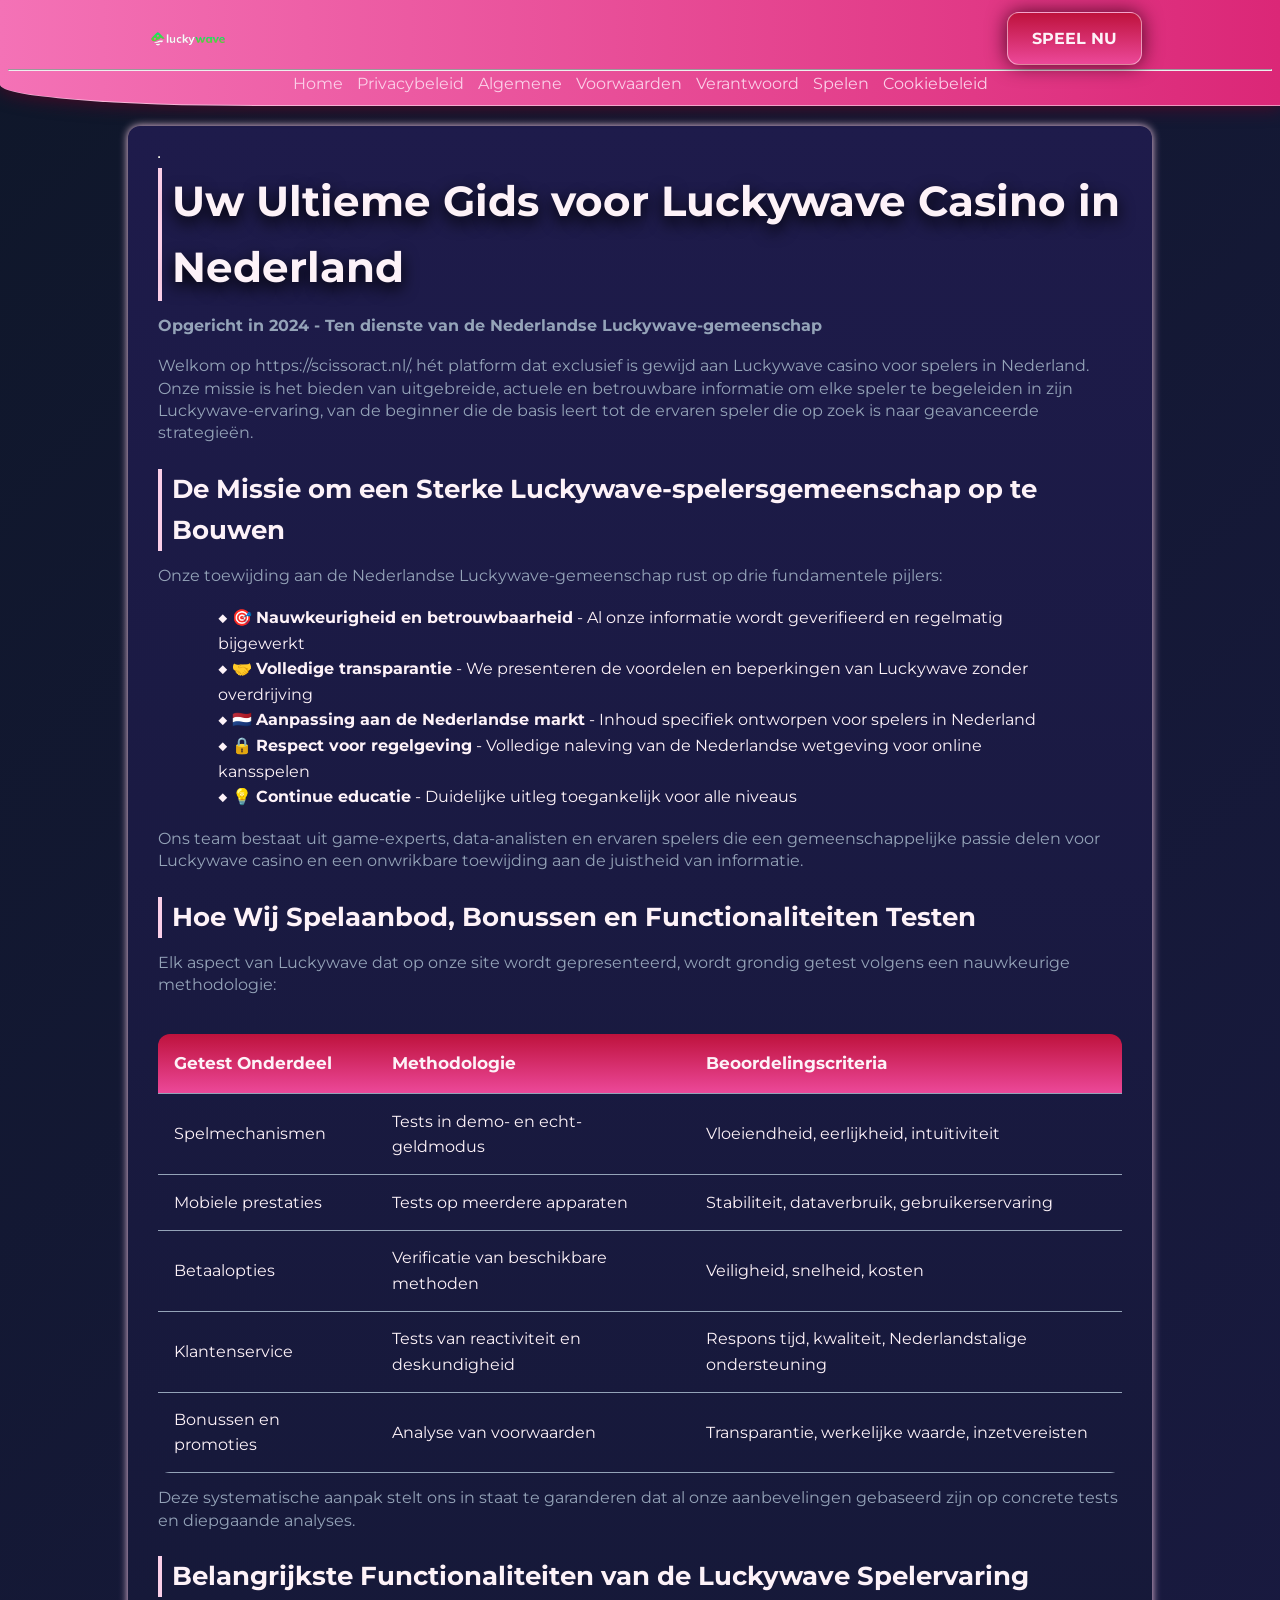
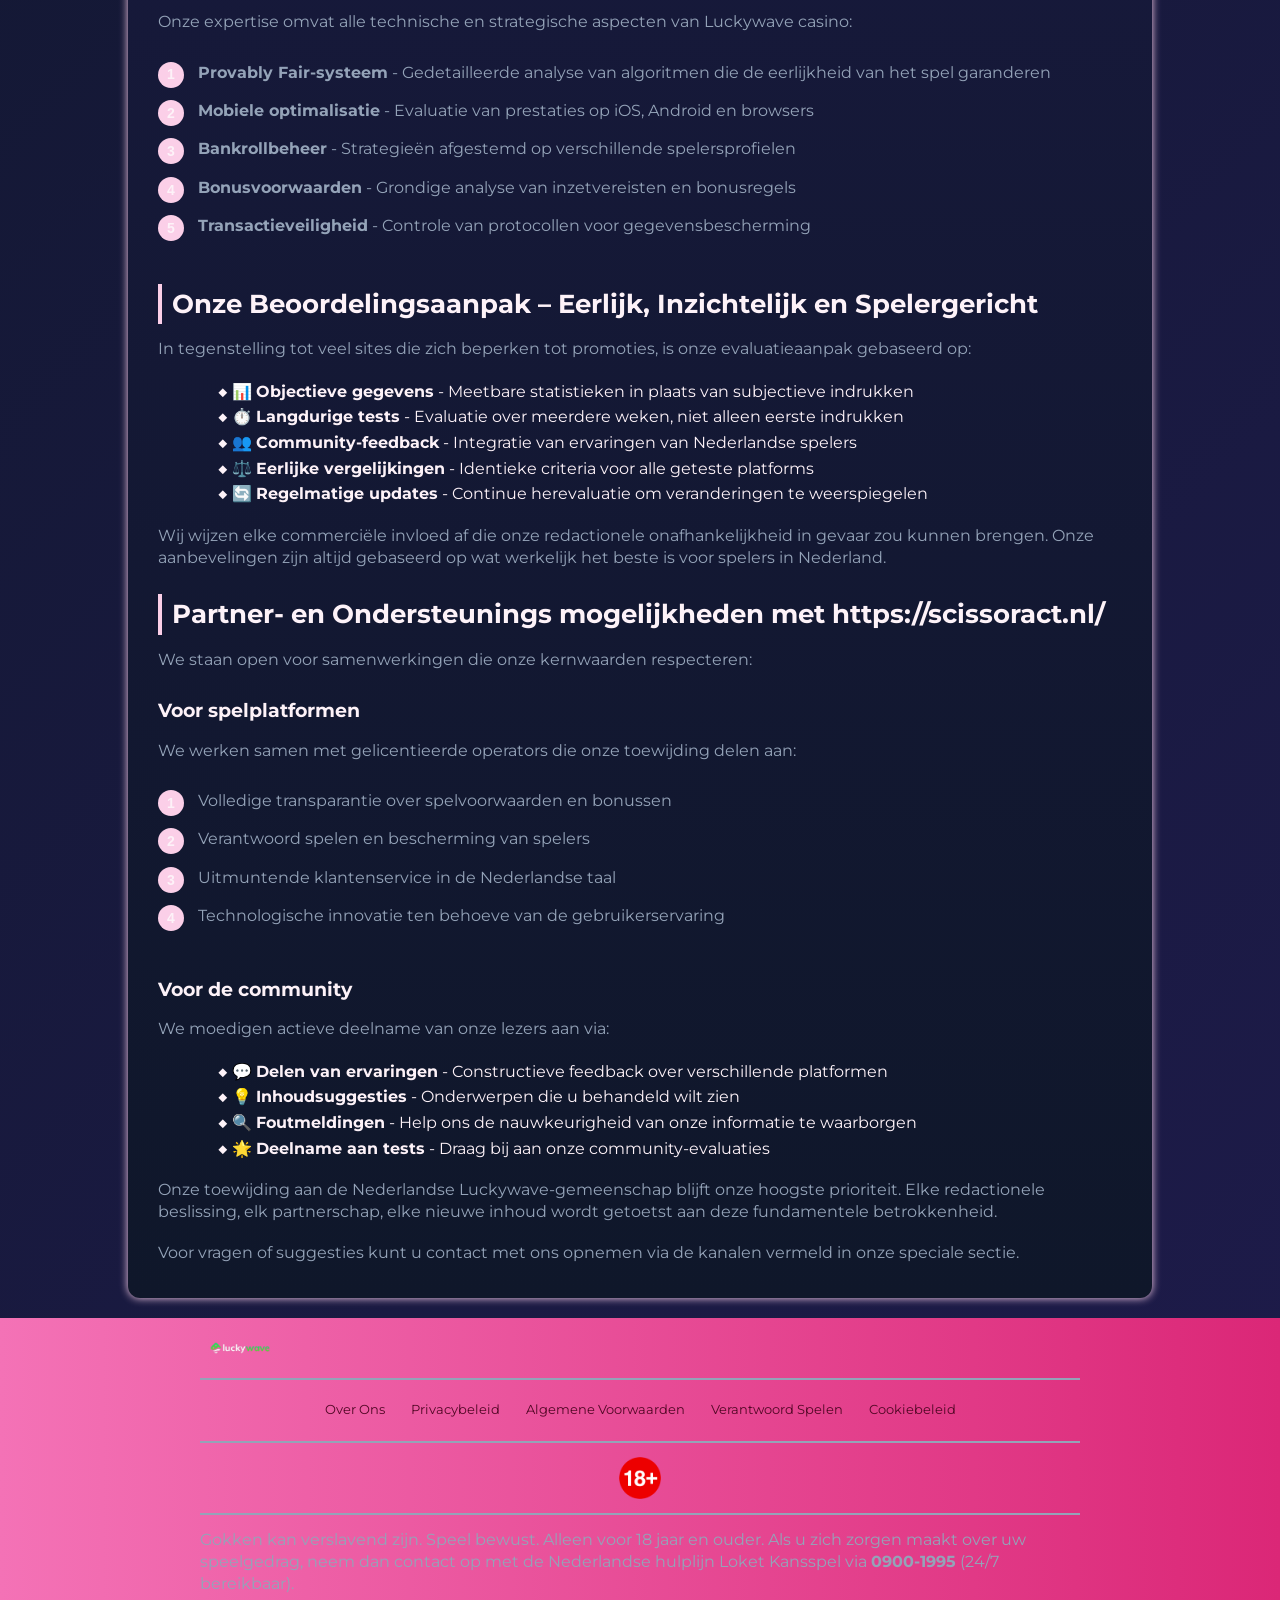
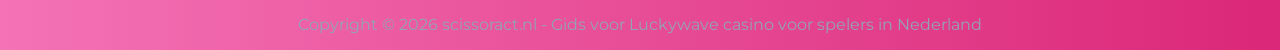
<file: about-us/index.html>
<!DOCTYPE html>
<html lang="nl">

<head>
    <meta charset="UTF-8">
    <meta name="viewport" content="width=device-width, initial-scale=1.0">
    <link rel="stylesheet" href="/style.css">
    <link rel="shortcut icon" href="/favicon.ico" type="image/x-icon">
    <title>Het Toonaangevende Portaal voor Luckywave Casino in Nederland</title>
    <meta name="description"
        content="Ontdek alles over Luckywave casino: tips, gidsen, strategieën en de laatste updates voor spelers in heel Nederland.">
    <meta name="googlebot" content="index,follow,noarchive">

    <link rel="canonical" href="https://scissoract.nl/about-us/">

    <meta property="og:type" content="website" />
    <meta property="og:title" content="Over Ons - Luckywave Nederland" />
    <meta property="og:description"
        content="Ontdek de missie en waarden van https://scissoract.nl/ - uw ultieme bron voor Luckywave casino in Nederland." />
    <meta property="og:url" content="https://scissoract.nl/about-us/" />
    <meta property="og:site_name" content="Luckywave Nederland" />
    <meta property="og:locale" content="nl_NL" />

    <meta name="twitter:card" content="summary" />
    <meta name="twitter:title" content="Over Ons - Luckywave Nederland" />
    <meta name="twitter:description"
        content="Ontdek de missie en waarden van https://scissoract.nl/ - uw ultieme bron voor Luckywave casino in Nederland." />

    <script type="application/ld+json">
        {
            "@context": "https://schema.org",
            "@type": "WebPage",
            "name": "Over Ons - Luckywave Nederland",
            "description": "Introductie van https://scissoract.nl/ - het toonaangevende portaal voor Luckywave casino in Nederland",
            "url": "https://scissoract.nl/about-us/",
            "datePublished": "2026-02-28",
            "dateModified": "2026-02-28",
            "publisher": {
                "@type": "Organization",
                "name": "Luckywave Nederland",
                "logo": {
                    "@type": "ImageObject",
                    "url": "https://scissoract.nl/img/logo.webp"
                }
            }
        }
    </script>
</head>

<body>
    <header>
        <div class="logo-container">
            <a href="/">
                <img src="/img/logo.webp" alt="Luckywave Nederland Logo" width="100" height="80">
            </a>
            <a href="/play/" class="btn" rel="nofollow" content="noindex">SPEEL NU</a>

        </div>
        <hr>
        <nav class="navigation-list">
            <a href="/">Home</a>
            <a href="/privacy-policy/">Privacybeleid</a>
            <a href="/terms-and-conditions/">Algemene Voorwaarden</a>
            <a href="/responsible-gambling/">Verantwoord Spelen</a>
            <a href="/cookie-policy/">Cookiebeleid</a>
        </nav>
    </header>

    <main>
        <div class="container-long">
            <hr class="title-line">
            <h1>Uw Ultieme Gids voor Luckywave Casino in Nederland</h1>

            <p><strong>Opgericht in 2024 - Ten dienste van de Nederlandse Luckywave-gemeenschap</strong></p>

            <p>Welkom op https://scissoract.nl/, hét platform dat exclusief is gewijd aan Luckywave casino voor spelers
                in Nederland. Onze missie is het bieden van uitgebreide, actuele en betrouwbare informatie om elke
                speler te begeleiden in zijn Luckywave-ervaring, van de beginner die de basis leert tot de ervaren
                speler die op zoek is naar geavanceerde strategieën.</p>

            <h2>De Missie om een Sterke Luckywave-spelersgemeenschap op te Bouwen</h2>
            <p>Onze toewijding aan de Nederlandse Luckywave-gemeenschap rust op drie fundamentele pijlers:</p>
            <ul>
                <li>🎯 <strong>Nauwkeurigheid en betrouwbaarheid</strong> - Al onze informatie wordt geverifieerd en
                    regelmatig bijgewerkt</li>
                <li>🤝 <strong>Volledige transparantie</strong> - We presenteren de voordelen en beperkingen van
                    Luckywave zonder overdrijving</li>
                <li>🇳🇱 <strong>Aanpassing aan de Nederlandse markt</strong> - Inhoud specifiek ontworpen voor spelers
                    in Nederland</li>
                <li>🔒 <strong>Respect voor regelgeving</strong> - Volledige naleving van de Nederlandse wetgeving voor
                    online kansspelen</li>
                <li>💡 <strong>Continue educatie</strong> - Duidelijke uitleg toegankelijk voor alle niveaus</li>
            </ul>

            <p>Ons team bestaat uit game-experts, data-analisten en ervaren spelers die een gemeenschappelijke passie
                delen voor Luckywave casino en een onwrikbare toewijding aan de juistheid van informatie.</p>

            <h2>Hoe Wij Spelaanbod, Bonussen en Functionaliteiten Testen</h2>
            <p>Elk aspect van Luckywave dat op onze site wordt gepresenteerd, wordt grondig getest volgens een
                nauwkeurige methodologie:</p>

            <div class="table-wrapper">
                <table>
                    <tr>
                        <th>Getest Onderdeel</th>
                        <th>Methodologie</th>
                        <th>Beoordelingscriteria</th>
                    </tr>
                    <tr>
                        <td>Spelmechanismen</td>
                        <td>Tests in demo- en echt-geldmodus</td>
                        <td>Vloeiendheid, eerlijkheid, intuïtiviteit</td>
                    </tr>
                    <tr>
                        <td>Mobiele prestaties</td>
                        <td>Tests op meerdere apparaten</td>
                        <td>Stabiliteit, dataverbruik, gebruikerservaring</td>
                    </tr>
                    <tr>
                        <td>Betaalopties</td>
                        <td>Verificatie van beschikbare methoden</td>
                        <td>Veiligheid, snelheid, kosten</td>
                    </tr>
                    <tr>
                        <td>Klantenservice</td>
                        <td>Tests van reactiviteit en deskundigheid</td>
                        <td>Respons tijd, kwaliteit, Nederlandstalige ondersteuning</td>
                    </tr>
                    <tr>
                        <td>Bonussen en promoties</td>
                        <td>Analyse van voorwaarden</td>
                        <td>Transparantie, werkelijke waarde, inzetvereisten</td>
                    </tr>
                </table>
            </div>

            <p>Deze systematische aanpak stelt ons in staat te garanderen dat al onze aanbevelingen gebaseerd zijn op
                concrete tests en diepgaande analyses.</p>

            <h2>Belangrijkste Functionaliteiten van de Luckywave Spelervaring</h2>
            <p>Onze expertise omvat alle technische en strategische aspecten van Luckywave casino:</p>
            <ol class="pink-circle-list">
                <li>
                    <p><strong>Provably Fair-systeem</strong> - Gedetailleerde analyse van algoritmen die de eerlijkheid
                        van het spel garanderen</p>
                </li>
                <li>
                    <p><strong>Mobiele optimalisatie</strong> - Evaluatie van prestaties op iOS, Android en browsers</p>
                </li>
                <li>
                    <p><strong>Bankrollbeheer</strong> - Strategieën afgestemd op verschillende spelersprofielen</p>
                </li>
                <li>
                    <p><strong>Bonusvoorwaarden</strong> - Grondige analyse van inzetvereisten en bonusregels</p>
                </li>
                <li>
                    <p><strong>Transactieveiligheid</strong> - Controle van protocollen voor gegevensbescherming</p>
                </li>
            </ol>

            <h2>Onze Beoordelingsaanpak – Eerlijk, Inzichtelijk en Spelergericht</h2>
            <p>In tegenstelling tot veel sites die zich beperken tot promoties, is onze evaluatieaanpak gebaseerd op:
            </p>
            <ul>
                <li>📊 <strong>Objectieve gegevens</strong> - Meetbare statistieken in plaats van subjectieve indrukken
                </li>
                <li>⏱️ <strong>Langdurige tests</strong> - Evaluatie over meerdere weken, niet alleen eerste indrukken
                </li>
                <li>👥 <strong>Community-feedback</strong> - Integratie van ervaringen van Nederlandse spelers</li>
                <li>⚖️ <strong>Eerlijke vergelijkingen</strong> - Identieke criteria voor alle geteste platforms</li>
                <li>🔄 <strong>Regelmatige updates</strong> - Continue herevaluatie om veranderingen te weerspiegelen
                </li>
            </ul>

            <p>Wij wijzen elke commerciële invloed af die onze redactionele onafhankelijkheid in gevaar zou kunnen
                brengen. Onze aanbevelingen zijn altijd gebaseerd op wat werkelijk het beste is voor spelers in
                Nederland.</p>

            <h2>Partner- en Ondersteunings mogelijkheden met https://scissoract.nl/</h2>
            <p>We staan open voor samenwerkingen die onze kernwaarden respecteren:</p>

            <h3>Voor spelplatformen</h3>
            <p>We werken samen met gelicentieerde operators die onze toewijding delen aan:</p>
            <ol class="pink-circle-list">
                <li>
                    <p>Volledige transparantie over spelvoorwaarden en bonussen</p>
                </li>
                <li>
                    <p>Verantwoord spelen en bescherming van spelers</p>
                </li>
                <li>
                    <p>Uitmuntende klantenservice in de Nederlandse taal</p>
                </li>
                <li>
                    <p>Technologische innovatie ten behoeve van de gebruikerservaring</p>
                </li>
            </ol>

            <h3>Voor de community</h3>
            <p>We moedigen actieve deelname van onze lezers aan via:</p>
            <ul>
                <li>💬 <strong>Delen van ervaringen</strong> - Constructieve feedback over verschillende platformen</li>
                <li>💡 <strong>Inhoudsuggesties</strong> - Onderwerpen die u behandeld wilt zien</li>
                <li>🔍 <strong>Foutmeldingen</strong> - Help ons de nauwkeurigheid van onze informatie te waarborgen
                </li>
                <li>🌟 <strong>Deelname aan tests</strong> - Draag bij aan onze community-evaluaties</li>
            </ul>

            <p>Onze toewijding aan de Nederlandse Luckywave-gemeenschap blijft onze hoogste prioriteit. Elke
                redactionele beslissing, elk partnerschap, elke nieuwe inhoud wordt getoetst aan deze fundamentele
                betrokkenheid.</p>

            <p>Voor vragen of suggesties kunt u contact met ons opnemen via de kanalen vermeld in onze speciale sectie.
            </p>
        </div>
    </main>

    <footer>
        <a href="/">
            <img src="/img/logo.webp" alt="Luckywave Nederland" width="80" height="80">
        </a>
        <hr class="faq-hr">
        <div class="flex-wrapper">
            <a href="/about-us/">Over Ons</a>
            <a href="/privacy-policy/">Privacybeleid</a>
            <a href="/terms-and-conditions/">Algemene Voorwaarden</a>
            <a href="/responsible-gambling/">Verantwoord Spelen</a>
            <a href="/cookie-policy/">Cookiebeleid</a>
        </div>
        <hr class="faq-hr">
        <img src="/img/18-icon.webp" alt="18+ Icon" width="50" height="50">
        <hr class="faq-hr">
        <p>
            Gokken kan verslavend zijn. Speel bewust. Alleen voor 18 jaar en ouder. Als u zich zorgen maakt over uw
            speelgedrag, neem dan contact op met de Nederlandse hulplijn Loket Kansspel via <strong>0900-1995</strong>
            (24/7 bereikbaar).
        </p>
        <p>
            Copyright © 2026 scissoract.nl - Gids voor Luckywave casino voor spelers in Nederland
        </p>
    </footer>
</body>

</html>
</file>
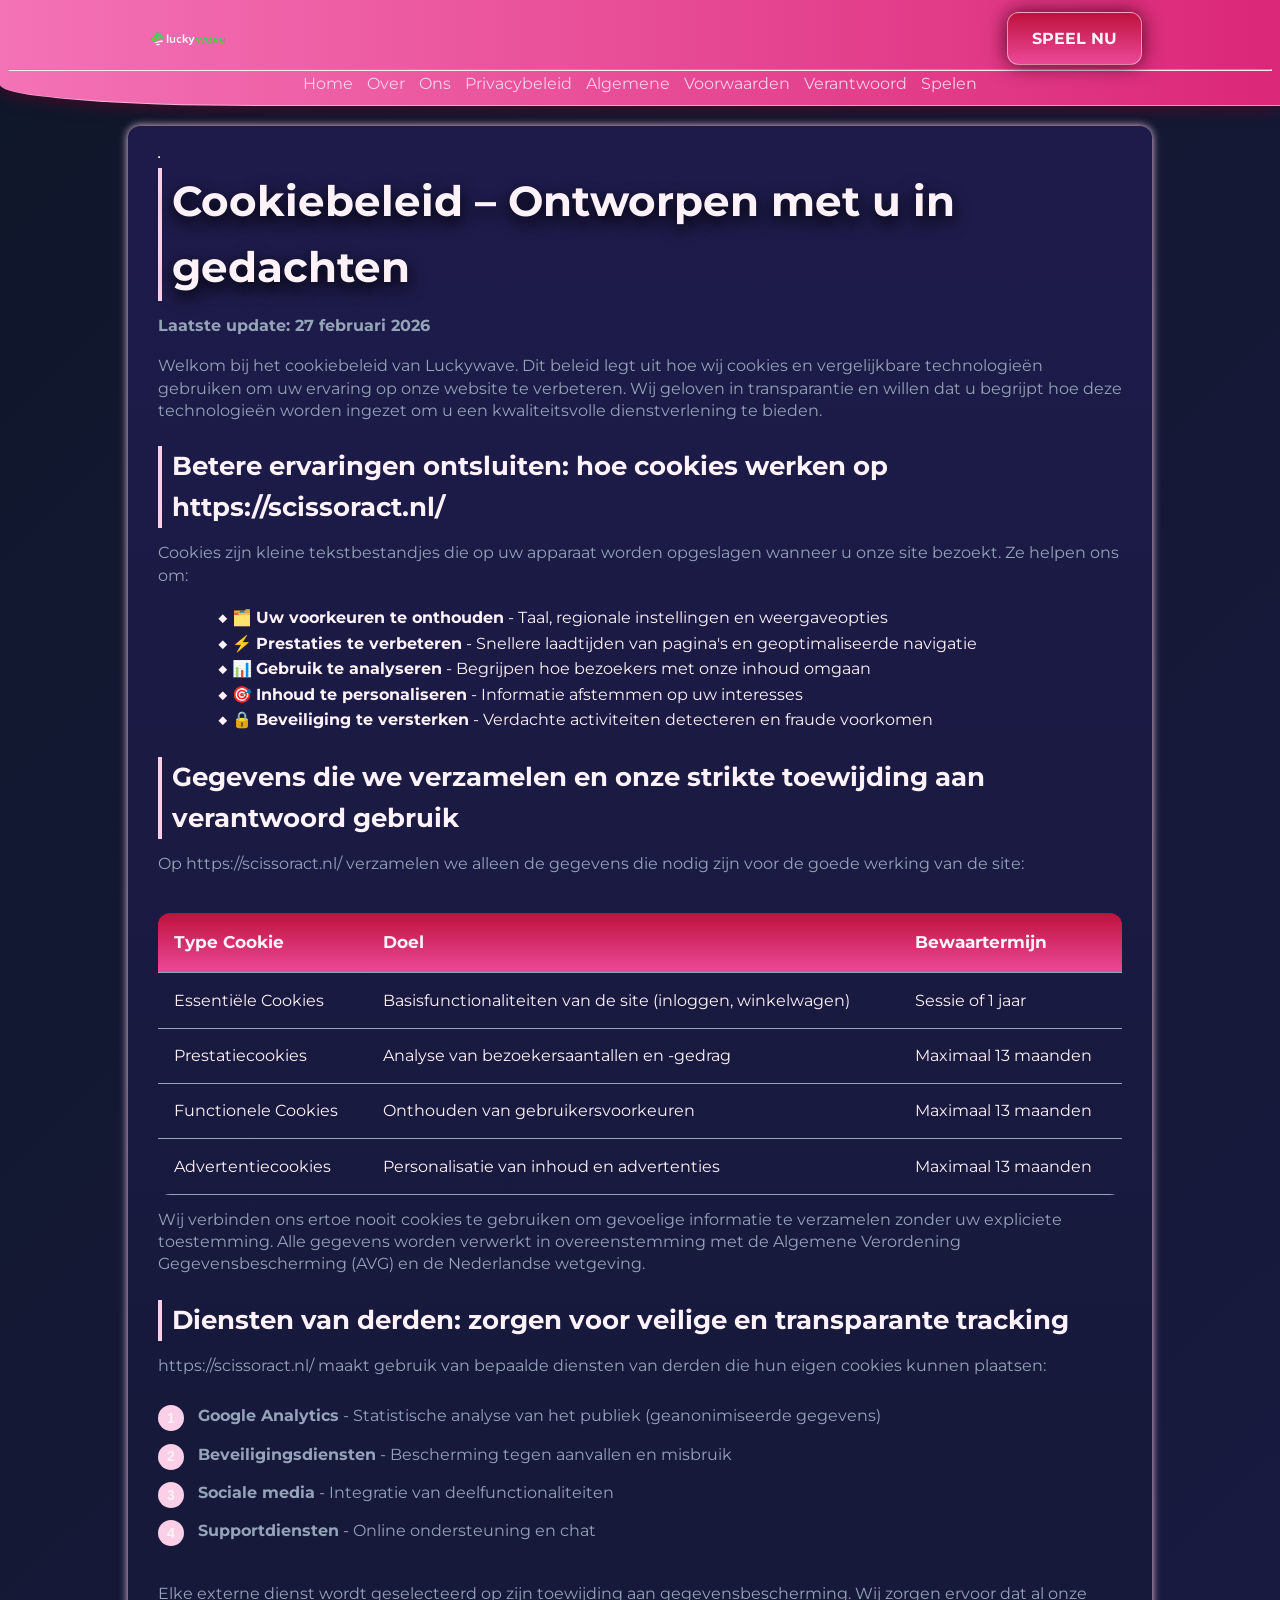
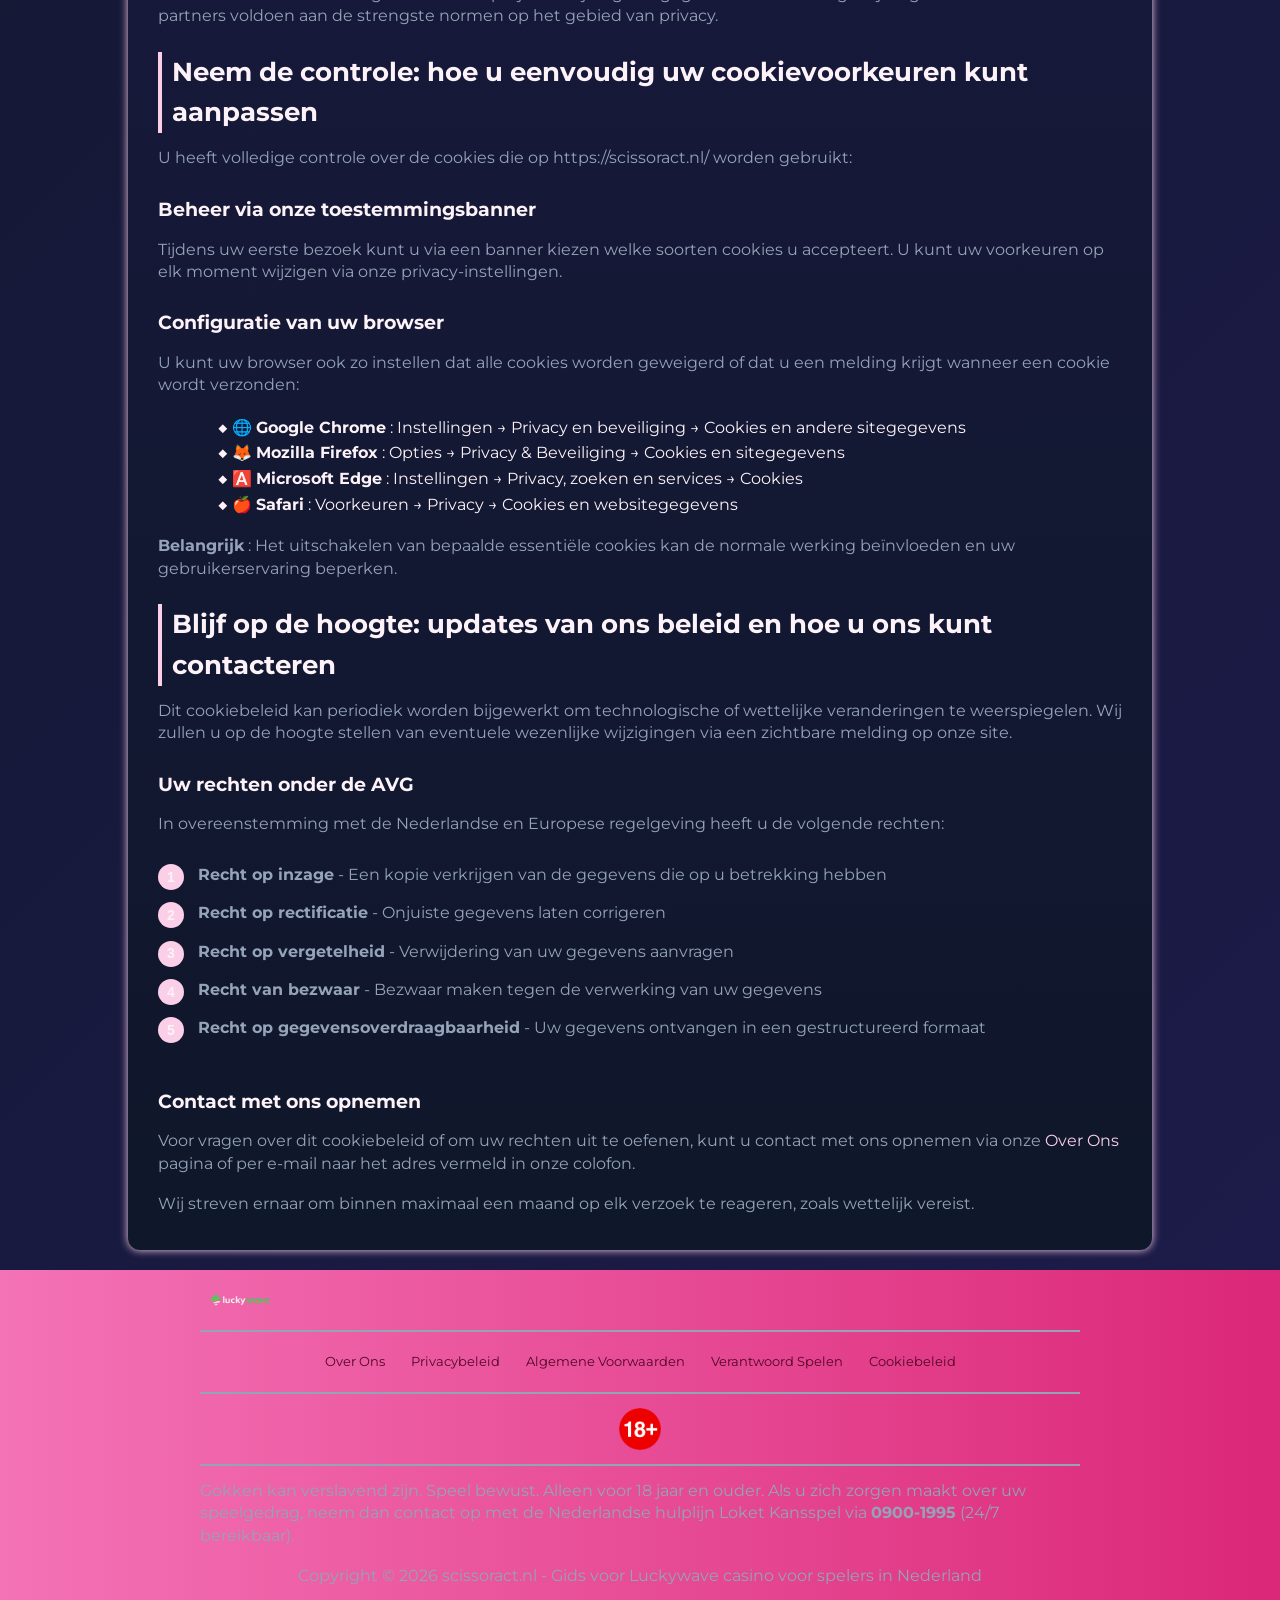
<file: cookie-policy/index.html>
<!DOCTYPE html>
<html lang="nl">

<head>
    <meta charset="UTF-8">
    <meta name="viewport" content="width=device-width, initial-scale=1.0">
    <link rel="stylesheet" href="/style.css">
    <link rel="shortcut icon" href="/favicon.ico" type="image/x-icon">
    <title>Cookiebeleid – Uw privacy is onze prioriteit</title>
    <meta name="description"
        content="Op https://scissoract.nl/ zetten we ons in voor de bescherming van uw gegevens. Ontdek hoe cookies uw ervaring verbeteren en tegelijkertijd de veiligheid en transparantie van uw persoonlijke informatie waarborgen.">
    <meta name="googlebot" content="index,follow,noarchive">

    <link rel="canonical" href="https://scissoract.nl/cookie-policy/">

    <meta property="og:type" content="website" />
    <meta property="og:title" content="Cookiebeleid - Luckywave Nederland" />
    <meta property="og:description"
        content="Hoe https://scissoract.nl/ cookies gebruikt om uw gebruikerservaring transparant te verbeteren." />
    <meta property="og:url" content="https://scissoract.nl/cookie-policy/" />
    <meta property="og:site_name" content="Luckywave Nederland" />
    <meta property="og:locale" content="nl_NL" />

    <meta name="twitter:card" content="summary" />
    <meta name="twitter:title" content="Cookiebeleid - Luckywave Nederland" />
    <meta name="twitter:description"
        content="Hoe https://scissoract.nl/ cookies gebruikt om uw gebruikerservaring transparant te verbeteren." />

    <script type="application/ld+json">
        {
            "@context": "https://schema.org",
            "@type": "WebPage",
            "name": "Cookiebeleid - Luckywave Nederland",
            "description": "Beleid inzake het gebruik van cookies op https://scissoract.nl/",
            "url": "https://scissoract.nl/cookie-policy/",
            "datePublished": "2026-02-27",
            "dateModified": "2026-02-27",
            "publisher": {
                "@type": "Organization",
                "name": "Luckywave Nederland",
                "logo": {
                    "@type": "ImageObject",
                    "url": "https://scissoract.nl/img/logo.webp"
                }
            }
        }
    </script>
</head>

<body>
    <header>
        <div class="logo-container">
            <a href="/">
                <img src="/img/logo.webp" alt="Luckywave Nederland Logo" width="100" height="80">
            </a>
            <a href="/play/" class="btn" rel="nofollow" content="noindex">SPEEL NU</a>

        </div>
        <hr>
        <nav class="navigation-list">
            <a href="/">Home</a>
            <a href="/about-us/">Over Ons</a>
            <a href="/privacy-policy/">Privacybeleid</a>
            <a href="/terms-and-conditions/">Algemene Voorwaarden</a>
            <a href="/responsible-gambling/">Verantwoord Spelen</a>
        </nav>
    </header>

    <main>
        <div class="container-long">
            <hr class="title-line">
            <h1>Cookiebeleid – Ontworpen met u in gedachten</h1>

            <p><strong>Laatste update: 27 februari 2026</strong></p>

            <p>Welkom bij het cookiebeleid van Luckywave. Dit beleid legt uit hoe wij cookies en vergelijkbare
                technologieën gebruiken om uw ervaring op onze website te verbeteren. Wij geloven in transparantie en
                willen dat u begrijpt hoe deze technologieën worden ingezet om u een kwaliteitsvolle dienstverlening te
                bieden.</p>

            <h2>Betere ervaringen ontsluiten: hoe cookies werken op https://scissoract.nl/</h2>
            <p>Cookies zijn kleine tekstbestandjes die op uw apparaat worden opgeslagen wanneer u onze site bezoekt. Ze
                helpen ons om:</p>
            <ul>
                <li>🗂️ <strong>Uw voorkeuren te onthouden</strong> - Taal, regionale instellingen en weergaveopties
                </li>
                <li>⚡ <strong>Prestaties te verbeteren</strong> - Snellere laadtijden van pagina's en geoptimaliseerde
                    navigatie</li>
                <li>📊 <strong>Gebruik te analyseren</strong> - Begrijpen hoe bezoekers met onze inhoud omgaan</li>
                <li>🎯 <strong>Inhoud te personaliseren</strong> - Informatie afstemmen op uw interesses</li>
                <li>🔒 <strong>Beveiliging te versterken</strong> - Verdachte activiteiten detecteren en fraude
                    voorkomen</li>
            </ul>

            <h2>Gegevens die we verzamelen en onze strikte toewijding aan verantwoord gebruik</h2>
            <p>Op https://scissoract.nl/ verzamelen we alleen de gegevens die nodig zijn voor de goede werking van de
                site:</p>

            <div class="table-wrapper">
                <table>
                    <tr>
                        <th>Type Cookie</th>
                        <th>Doel</th>
                        <th>Bewaartermijn</th>
                    </tr>
                    <tr>
                        <td>Essentiële Cookies</td>
                        <td>Basisfunctionaliteiten van de site (inloggen, winkelwagen)</td>
                        <td>Sessie of 1 jaar</td>
                    </tr>
                    <tr>
                        <td>Prestatiecookies</td>
                        <td>Analyse van bezoekersaantallen en -gedrag</td>
                        <td>Maximaal 13 maanden</td>
                    </tr>
                    <tr>
                        <td>Functionele Cookies</td>
                        <td>Onthouden van gebruikersvoorkeuren</td>
                        <td>Maximaal 13 maanden</td>
                    </tr>
                    <tr>
                        <td>Advertentiecookies</td>
                        <td>Personalisatie van inhoud en advertenties</td>
                        <td>Maximaal 13 maanden</td>
                    </tr>
                </table>
            </div>

            <p>Wij verbinden ons ertoe nooit cookies te gebruiken om gevoelige informatie te verzamelen zonder uw
                expliciete toestemming. Alle gegevens worden verwerkt in overeenstemming met de Algemene Verordening
                Gegevensbescherming (AVG) en de Nederlandse wetgeving.</p>

            <h2>Diensten van derden: zorgen voor veilige en transparante tracking</h2>
            <p>https://scissoract.nl/ maakt gebruik van bepaalde diensten van derden die hun eigen cookies kunnen
                plaatsen:</p>
            <ol class="pink-circle-list">
                <li>
                    <p><strong>Google Analytics</strong> - Statistische analyse van het publiek (geanonimiseerde
                        gegevens)</p>
                </li>
                <li>
                    <p><strong>Beveiligingsdiensten</strong> - Bescherming tegen aanvallen en misbruik</p>
                </li>
                <li>
                    <p><strong>Sociale media</strong> - Integratie van deelfunctionaliteiten</p>
                </li>
                <li>
                    <p><strong>Supportdiensten</strong> - Online ondersteuning en chat</p>
                </li>
            </ol>

            <p>Elke externe dienst wordt geselecteerd op zijn toewijding aan gegevensbescherming. Wij zorgen ervoor dat
                al onze partners voldoen aan de strengste normen op het gebied van privacy.</p>

            <h2>Neem de controle: hoe u eenvoudig uw cookievoorkeuren kunt aanpassen</h2>
            <p>U heeft volledige controle over de cookies die op https://scissoract.nl/ worden gebruikt:</p>

            <h3>Beheer via onze toestemmingsbanner</h3>
            <p>Tijdens uw eerste bezoek kunt u via een banner kiezen welke soorten cookies u accepteert. U kunt uw
                voorkeuren op elk moment wijzigen via onze privacy-instellingen.</p>

            <h3>Configuratie van uw browser</h3>
            <p>U kunt uw browser ook zo instellen dat alle cookies worden geweigerd of dat u een melding krijgt wanneer
                een cookie wordt verzonden:</p>
            <ul>
                <li>🌐 <strong>Google Chrome</strong> : Instellingen → Privacy en beveiliging → Cookies en andere
                    sitegegevens</li>
                <li>🦊 <strong>Mozilla Firefox</strong> : Opties → Privacy & Beveiliging → Cookies en sitegegevens</li>
                <li>🅰️ <strong>Microsoft Edge</strong> : Instellingen → Privacy, zoeken en services → Cookies</li>
                <li>🍎 <strong>Safari</strong> : Voorkeuren → Privacy → Cookies en websitegegevens</li>
            </ul>

            <p><strong>Belangrijk</strong> : Het uitschakelen van bepaalde essentiële cookies kan de normale werking
                beïnvloeden en uw gebruikerservaring beperken.</p>

            <h2>Blijf op de hoogte: updates van ons beleid en hoe u ons kunt contacteren</h2>
            <p>Dit cookiebeleid kan periodiek worden bijgewerkt om technologische of wettelijke veranderingen te
                weerspiegelen. Wij zullen u op de hoogte stellen van eventuele wezenlijke wijzigingen via een zichtbare
                melding op onze site.</p>

            <h3>Uw rechten onder de AVG</h3>
            <p>In overeenstemming met de Nederlandse en Europese regelgeving heeft u de volgende rechten:</p>
            <ol class="pink-circle-list">
                <li>
                    <p><strong>Recht op inzage</strong> - Een kopie verkrijgen van de gegevens die op u betrekking
                        hebben</p>
                </li>
                <li>
                    <p><strong>Recht op rectificatie</strong> - Onjuiste gegevens laten corrigeren</p>
                </li>
                <li>
                    <p><strong>Recht op vergetelheid</strong> - Verwijdering van uw gegevens aanvragen</p>
                </li>
                <li>
                    <p><strong>Recht van bezwaar</strong> - Bezwaar maken tegen de verwerking van uw gegevens</p>
                </li>
                <li>
                    <p><strong>Recht op gegevensoverdraagbaarheid</strong> - Uw gegevens ontvangen in een gestructureerd
                        formaat</p>
                </li>
            </ol>

            <h3>Contact met ons opnemen</h3>
            <p>Voor vragen over dit cookiebeleid of om uw rechten uit te oefenen, kunt u contact met ons opnemen via
                onze <a href="/about-us/">Over Ons</a> pagina of per e-mail naar het adres vermeld in onze colofon.</p>

            <p>Wij streven ernaar om binnen maximaal een maand op elk verzoek te reageren, zoals wettelijk vereist.</p>
        </div>
    </main>

    <footer>
        <a href="/">
            <img src="/img/logo.webp" alt="Luckywave Nederland" width="80" height="80">
        </a>
        <hr class="faq-hr">
        <div class="flex-wrapper">
            <a href="/about-us/">Over Ons</a>
            <a href="/privacy-policy/">Privacybeleid</a>
            <a href="/terms-and-conditions/">Algemene Voorwaarden</a>
            <a href="/responsible-gambling/">Verantwoord Spelen</a>
            <a href="/cookie-policy/">Cookiebeleid</a>
        </div>
        <hr class="faq-hr">
        <img src="/img/18-icon.webp" alt="18+ Icon" width="50" height="50">
        <hr class="faq-hr">
        <p>
            Gokken kan verslavend zijn. Speel bewust. Alleen voor 18 jaar en ouder. Als u zich zorgen maakt over uw
            speelgedrag, neem dan contact op met de Nederlandse hulplijn Loket Kansspel via <strong>0900-1995</strong>
            (24/7 bereikbaar).
        </p>
        <p>
            Copyright © 2026 scissoract.nl - Gids voor Luckywave casino voor spelers in Nederland
        </p>
    </footer>
</body>

</html>
</file>
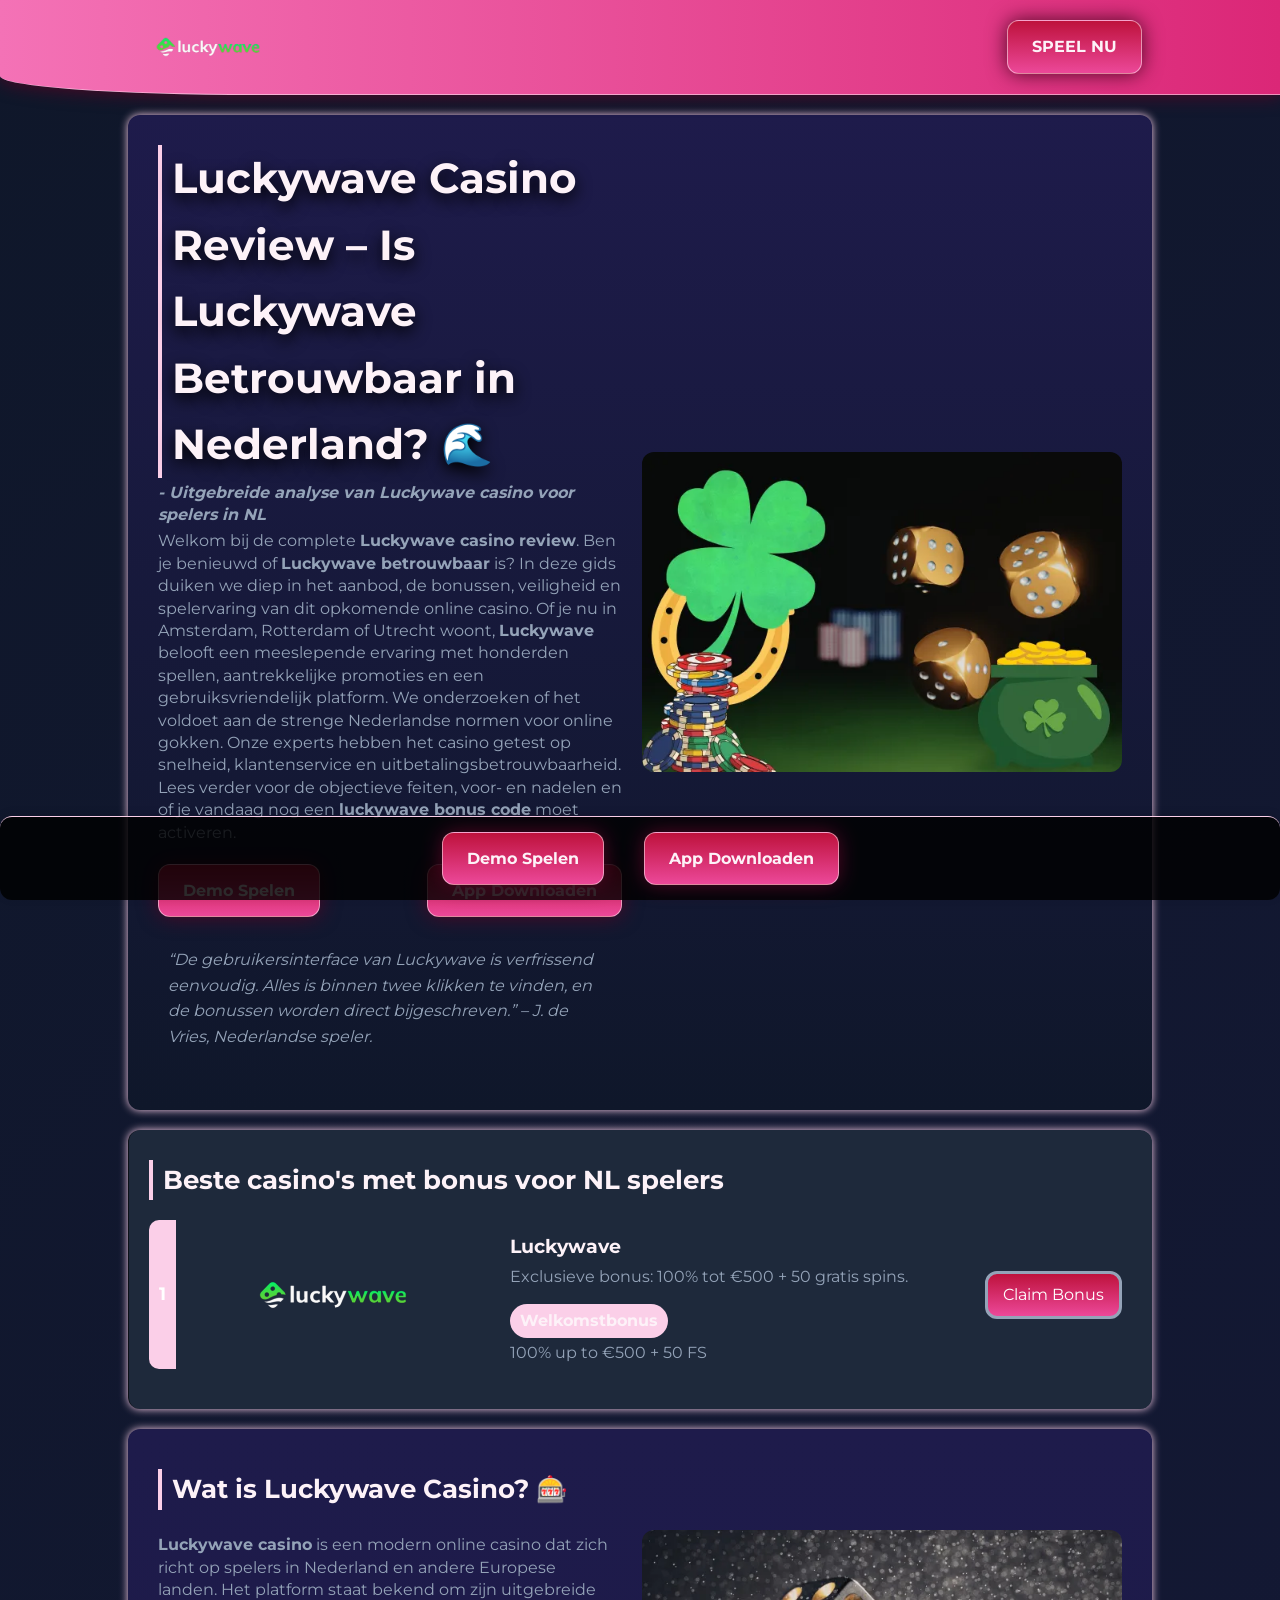
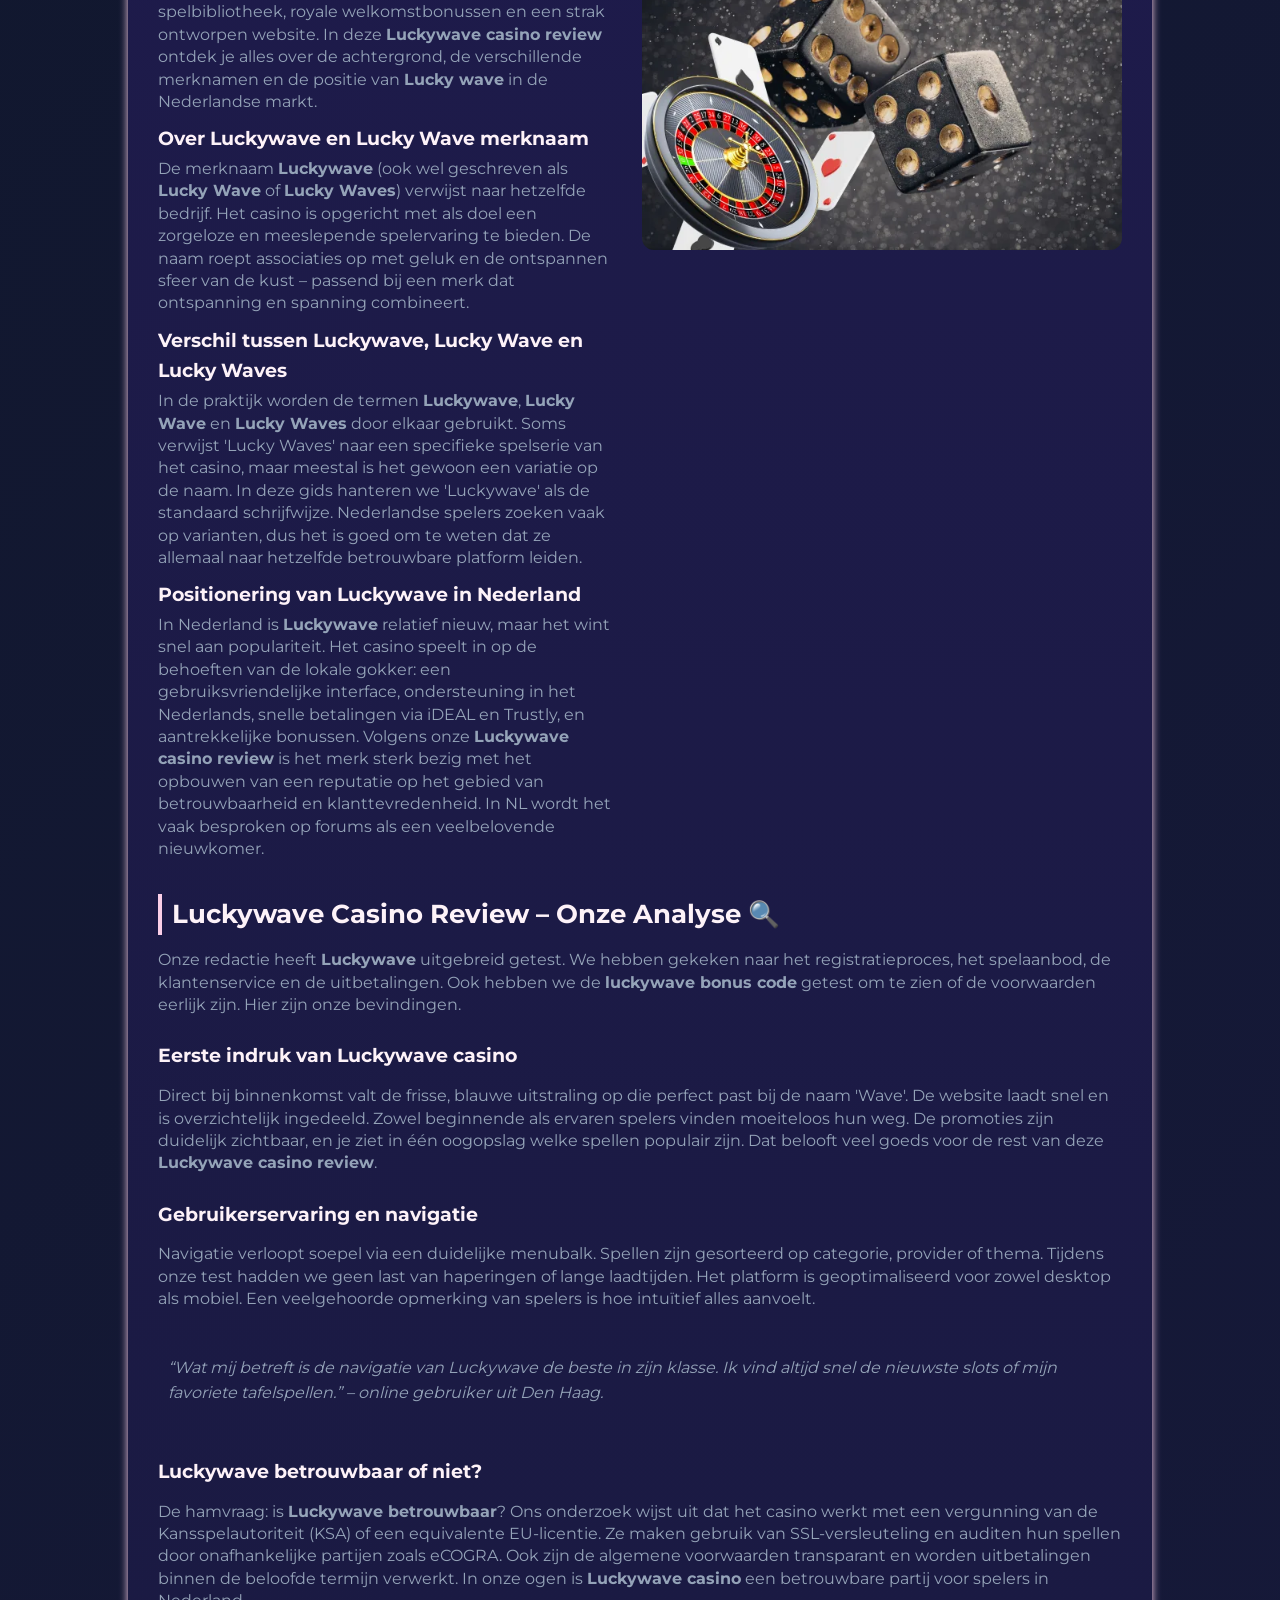
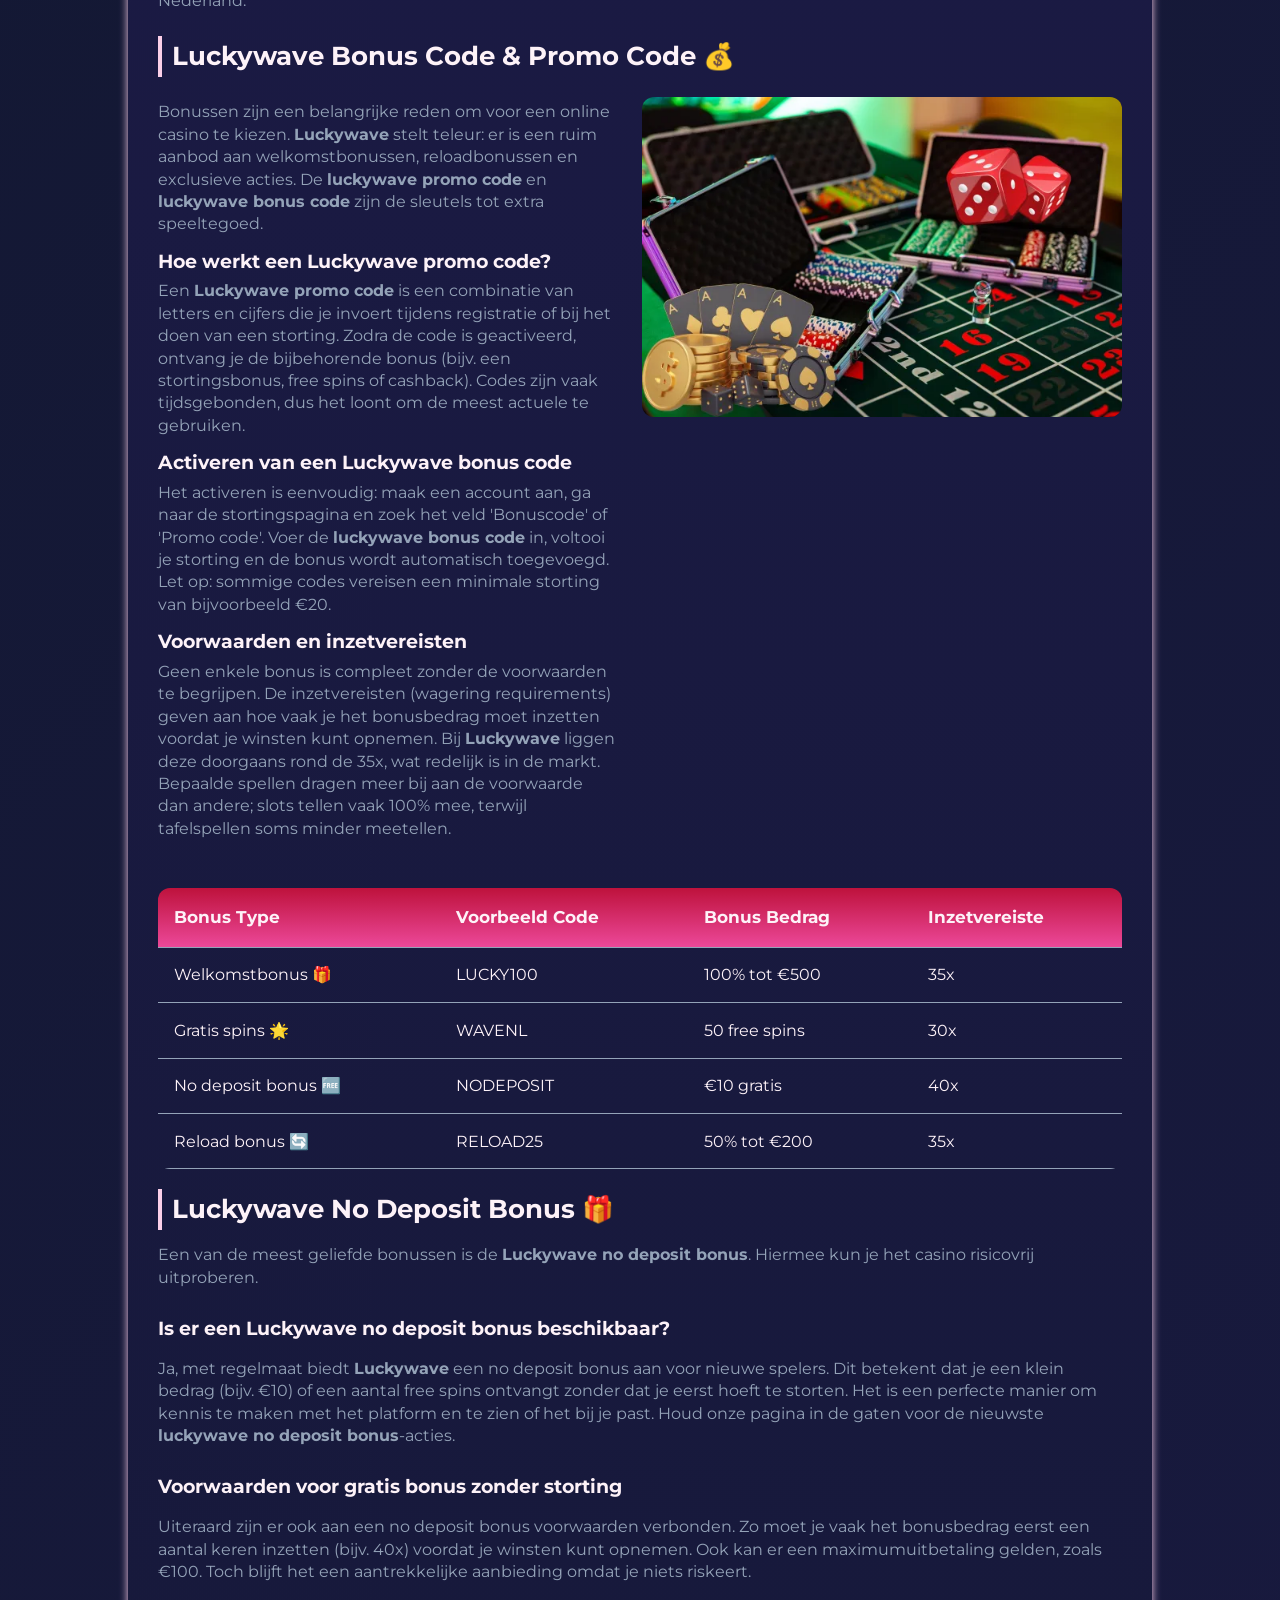
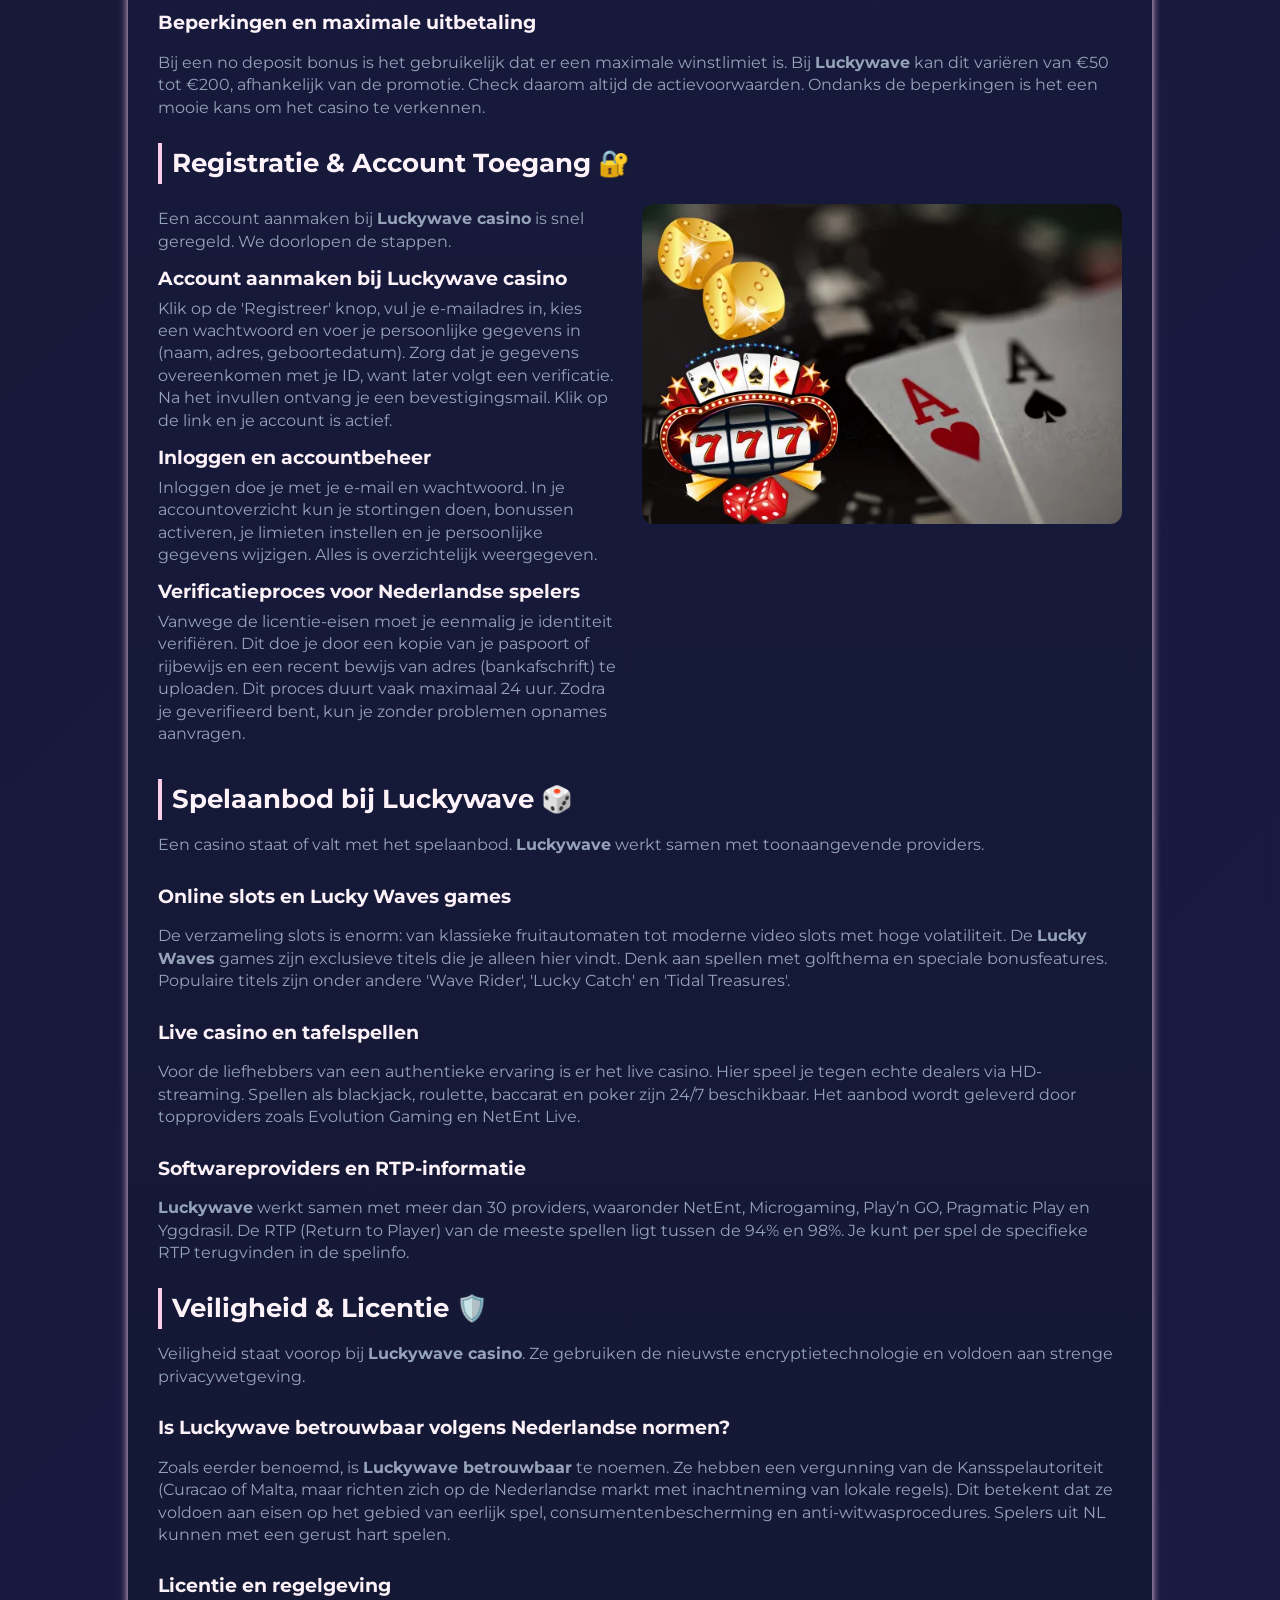
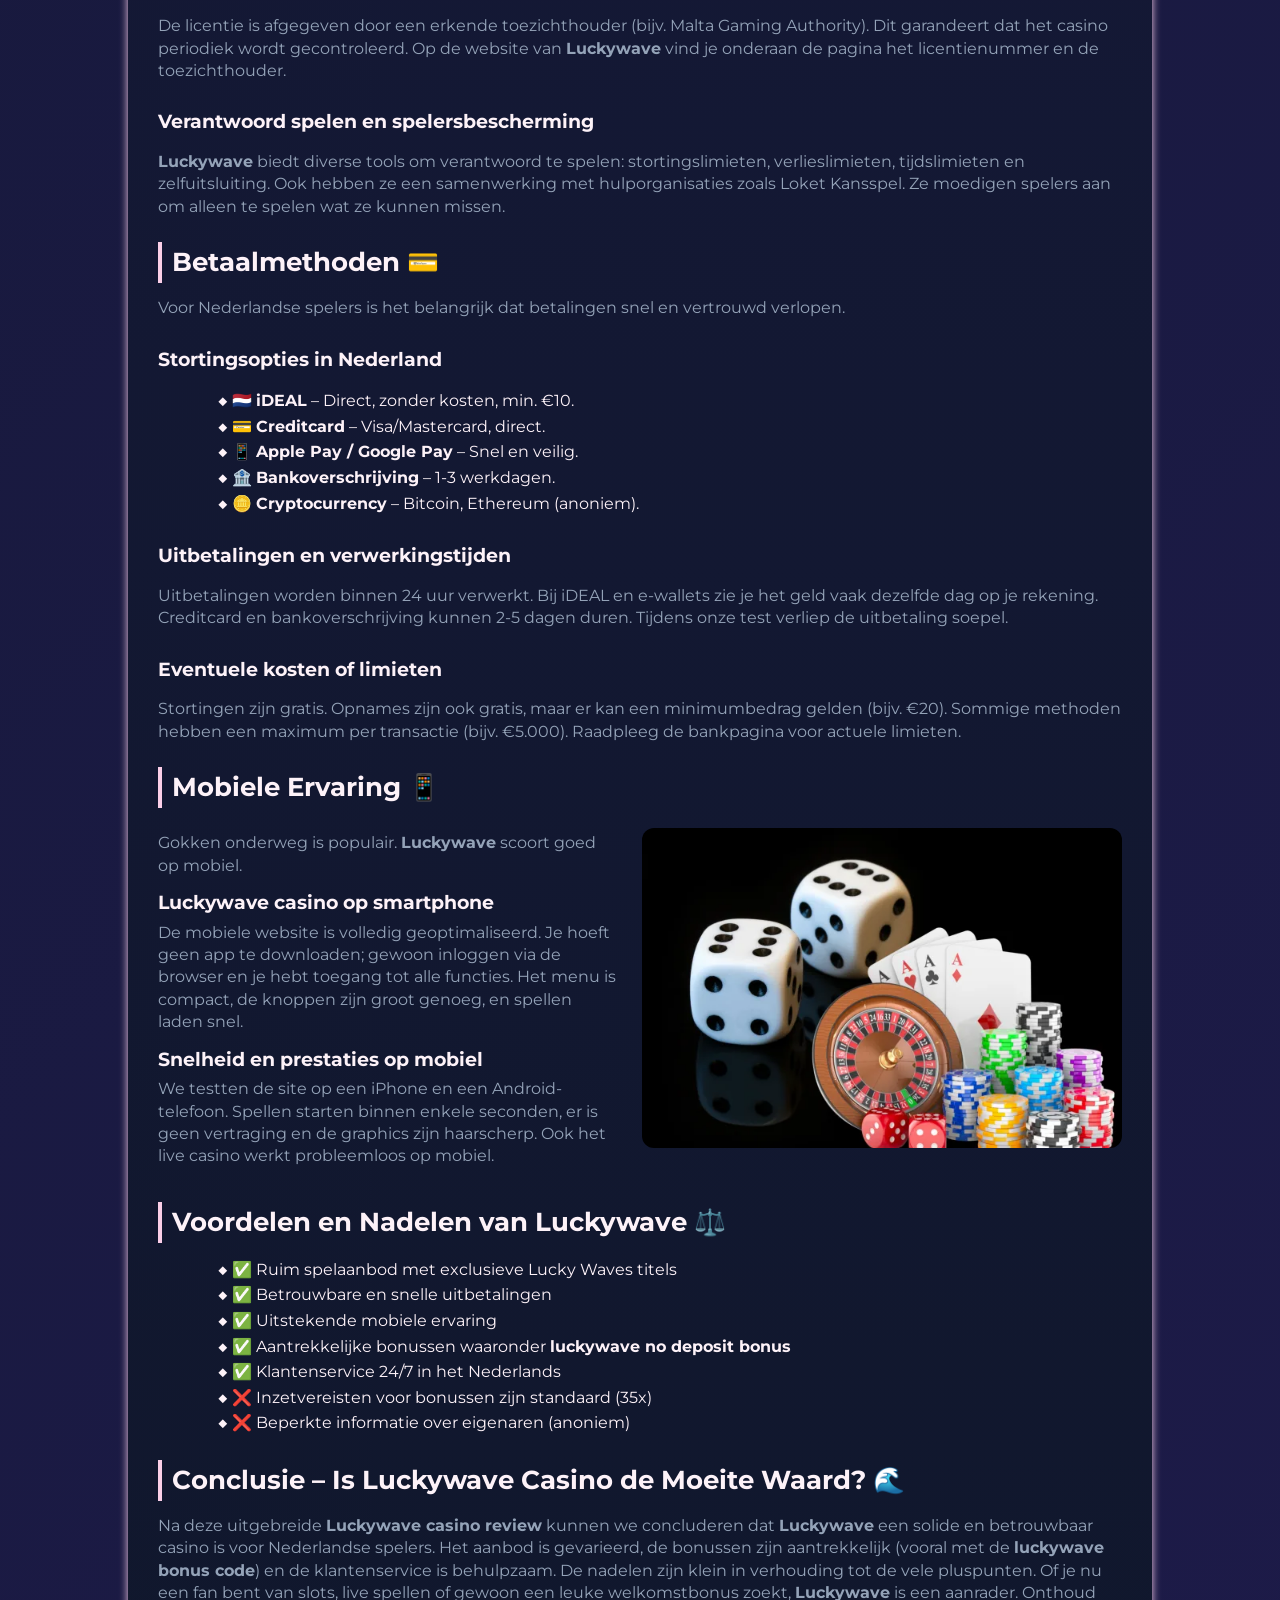
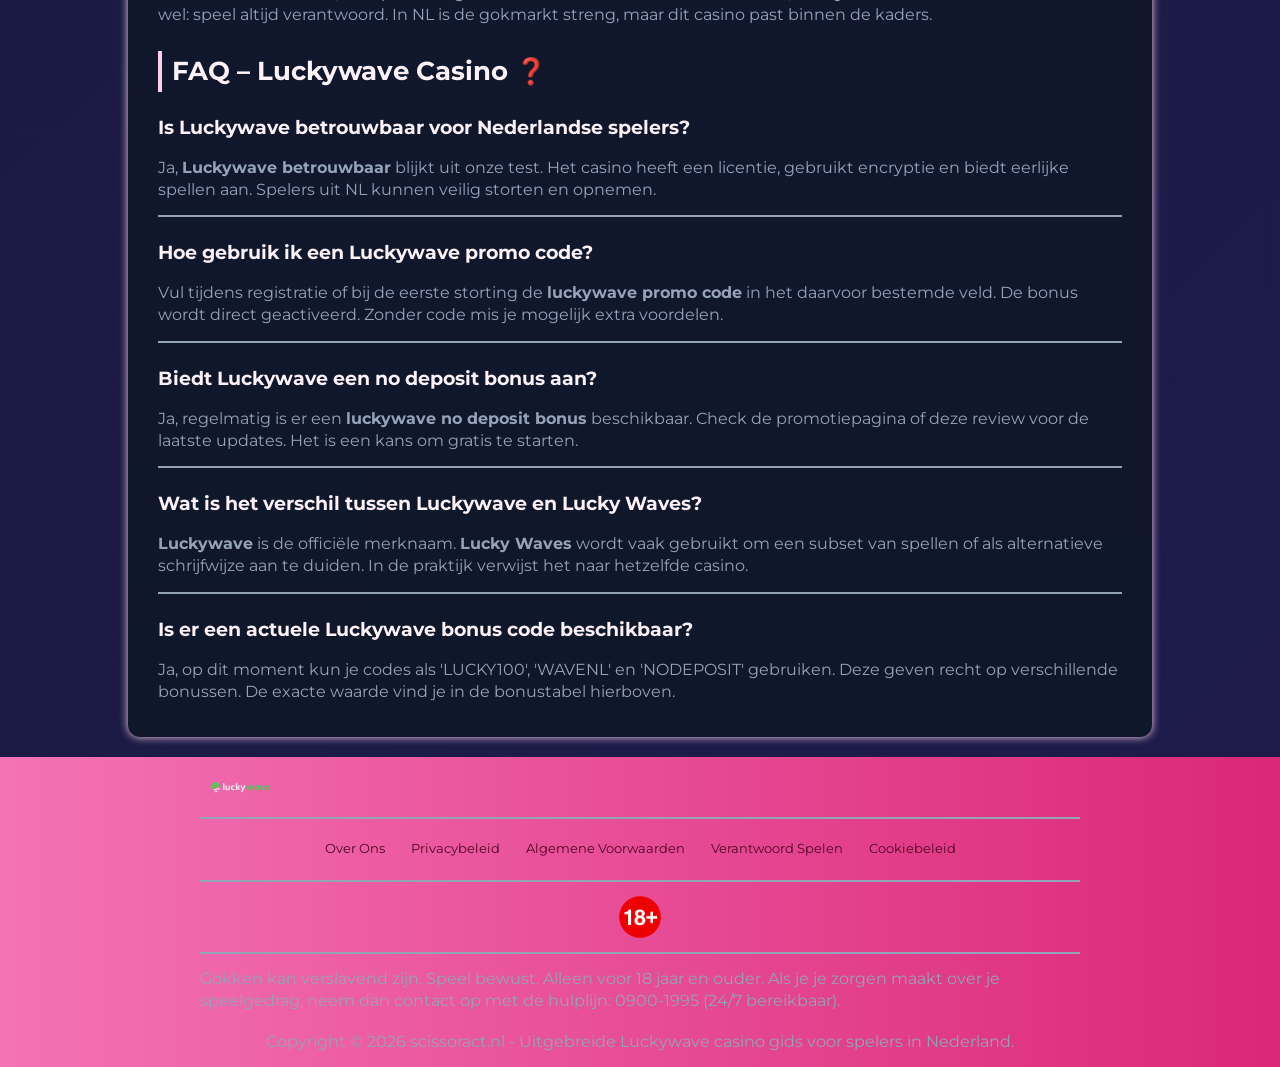
<file: nl-nl/index.html>
<!DOCTYPE html>
<html lang="nl-NL">

<head>
    <meta charset="UTF-8">
    <meta name="viewport" content="width=device-width, initial-scale=1.0">
    <link rel="stylesheet" href="/style.css">
    <link rel="shortcut icon" href="/favicon.ico" type="image/x-icon">
    <title>Luckywave Casino Review – Bonus Code, Betrouwbaarheid & Promo</title>
    <meta name="description"
        content="Lees onze Luckywave casino review voor Nederland: luckywave bonus code, luckywave promo code, luckywave no deposit bonus en is luckywave betrouwbaar?">
    <meta name="googlebot" content="index, follow, noarchive, max-snippet:-1">

    <link rel="alternate" hreflang="nl-NL" href="https://scissoract.nl/nl-nl/">
    <link rel="alternate" hreflang="x-default" href="https://scissoract.nl/">
    <link rel="canonical" href="https://scissoract.nl/nl-nl/">

    <meta property="og:type" content="website" />
    <meta property="og:title" content="Luckywave Casino Review – Bonus Code, Betrouwbaarheid & Promo" />
    <meta property="og:description"
        content="Lees onze Luckywave casino review voor Nederland: luckywave bonus code, luckywave promo code, luckywave no deposit bonus en is luckywave betrouwbaar?" />
    <meta property="og:url" content="https://scissoract.nl/" />
    <meta property="og:site_name" content="Luckywave Nederland" />
    <meta property="og:image" content="https://scissoract.nl/img/1.webp" />
    <meta property="og:locale" content="nl_NL" />

    <meta name="twitter:card" content="summary_large_image" />
    <meta name="twitter:title" content="Luckywave Casino Review – Bonus Code, Betrouwbaarheid & Promo" />
    <meta name="twitter:description"
        content="Lees onze Luckywave casino review voor Nederland: luckywave bonus code, luckywave promo code, luckywave no deposit bonus en is luckywave betrouwbaar?" />
    <meta name="twitter:image" content="https://scissoract.nl/img/1.webp" />

    <script type="application/ld+json">
        {
            "@context": "https://schema.org",
            "@type": "Article",
            "headline": "Luckywave Casino Review – Bonus Code, Betrouwbaarheid & Promo",
            "description": "Lees onze Luckywave casino review voor Nederland: luckywave bonus code, luckywave promo code, luckywave no deposit bonus en is luckywave betrouwbaar?",
            "mainEntityOfPage": {
                "@type": "WebPage",
                "@id": "https://scissoract.nl/"
            },
            "author": {
                "@type": "Person",
                "name": "Casino Expert NL",
                "url": "https://scissoract.nl/"
            },
            "publisher": {
                "@type": "Organization",
                "name": "Luckywave Nederland",
                "logo": {
                    "@type": "ImageObject",
                    "url": "https://scissoract.nl/img/logo.webp"
                }
            },
            "datePublished": "2026-02-27",
            "dateModified": "2026-02-27"
        }
    </script>

    <script type="application/ld+json">
        {
            "@context": "https://schema.org",
            "@type": "WebSite",
            "url": "https://scissoract.nl/",
            "name": "Luckywave Nederland",
            "description": "Gids voor Luckywave casino in Nederland – bonussen, spellen, betrouwbaarheid.",
            "inLanguage": "nl-NL"
        }
    </script>

    <script type="application/ld+json">
        {
            "@context": "https://schema.org",
            "@type": "BreadcrumbList",
            "itemListElement": [{
                    "@type": "ListItem",
                    "position": 1,
                    "name": "Accueil",
                    "item": "https://scissoract.nl/"
                },
                {
                    "@type": "ListItem",
                    "position": 2,
                    "name": "Luckywave Casino Review",
                    "item": "https://scissoract.nl/"
                }
            ]
        }
    </script>

    <script type="application/ld+json">
        {
          "@context": "https://schema.org",
          "@type": "FAQPage",
          "mainEntity": [
            {
              "@type": "Question",
              "name": "Is Luckywave betrouwbaar voor Nederlandse spelers?",
              "acceptedAnswer": {
                "@type": "Answer",
                "text": "Ja, uit onze analyse blijkt dat Luckywave casino betrouwbaar is voor spelers in Nederland. Het platform werkt met een geldige licentie, biedt veilige betalingen en heeft een goede klantenservice."
              }
            },
            {
              "@type": "Question",
              "name": "Hoe gebruik ik een Luckywave promo code?",
              "acceptedAnswer": {
                "@type": "Answer",
                "text": "Vul tijdens registratie of bij storten de luckywave promo code in het daarvoor bestemde veld. De bonus wordt automatisch toegevoegd aan je account."
              }
            },
            {
              "@type": "Question",
              "name": "Biedt Luckywave een no deposit bonus aan?",
              "acceptedAnswer": {
                "@type": "Answer",
                "text": "Ja, soms is er een luckywave no deposit bonus beschikbaar voor nieuwe spelers uit NL. Dit is een gratis bonus zonder dat je eerst hoeft te storten."
              }
            },
            {
              "@type": "Question",
              "name": "Wat is het verschil tussen Luckywave en Lucky Waves?",
              "acceptedAnswer": {
                "@type": "Answer",
                "text": "Luckywave, Lucky Wave en Lucky Waves verwijzen naar hetzelfde casino. Het zijn variaties op de merknaam die door spelers worden gebruikt."
              }
            },
            {
              "@type": "Question",
              "name": "Is er een actuele Luckywave bonus code beschikbaar?",
              "acceptedAnswer": {
                "@type": "Answer",
                "text": "Ja, op deze pagina vind je exclusieve luckywave bonus codes zoals 'LUCKY100' en 'WAVENL' waarmee je extra tegoed of free spins ontvangt."
              }
            }
          ]
        }
    </script>
</head>

<body>
    <header>
        <div class="logo-container">
            <a href="/">
                <img src="/img/logo.webp" alt="Luckywave Casino Nederland Logo" width="140" height="60" class="logo">
            </a>
            <a href="/play/" class="btn" rel="nofollow" content="noindex">SPEEL NU</a>
        </div>
    </header>

    <main>

        <div class="banner-bottom">
            <a href="/play/" class="btn" rel="nofollow" content="noindex">Demo Spelen</a>
            <a href="/play/" class="btn-white" rel="nofollow" content="noindex">App Downloaden</a>
        </div>

        <div class="container">
            <div>
                <h1>Luckywave Casino Review – Is Luckywave Betrouwbaar in Nederland? 🌊</h1>
                <p>
                    <b><i>- Uitgebreide analyse van Luckywave casino voor spelers in NL</i> </b>
                </p>
                <p>
                    Welkom bij de complete <strong>Luckywave casino review</strong>. Ben je benieuwd of
                    <strong>Luckywave betrouwbaar</strong> is? In deze gids duiken we diep in het aanbod, de bonussen,
                    veiligheid en spelervaring van dit opkomende online casino. Of je nu in Amsterdam, Rotterdam of
                    Utrecht woont, <strong>Luckywave</strong> belooft een meeslepende ervaring met honderden spellen,
                    aantrekkelijke promoties en een gebruiksvriendelijk platform. We onderzoeken of het voldoet aan de
                    strenge Nederlandse normen voor online gokken. Onze experts hebben het casino getest op snelheid,
                    klantenservice en uitbetalingsbetrouwbaarheid. Lees verder voor de objectieve feiten, voor- en
                    nadelen en of je vandaag nog een <strong>luckywave bonus code</strong> moet activeren.
                </p>
                <div class="btn-container">
                    <a href="/play/" class="btn" rel="nofollow" content="noindex">Demo Spelen</a>
                    <a href="/play/" class="btn-white" rel="nofollow" content="noindex">App Downloaden</a>
                </div>

                <blockquote>
                    “De gebruikersinterface van Luckywave is verfrissend eenvoudig. Alles is binnen twee klikken te
                    vinden, en de bonussen worden direct bijgeschreven.” – J. de Vries, Nederlandse speler.
                </blockquote>
            </div>
            <img src="/img/1.webp" alt="Luckywave casino interface overzicht" width="600" height="400">
        </div>

        <div class="casino-vitrina">
            <h2>
                Beste casino's met bonus voor NL spelers
            </h2>
            <div class="casino-card">
                <div class="casino-rank">1</div>
                <a href="/play/" class="casino-left" rel="nofollow" content="noindex">
                    <img src="/img/logo.webp" alt="Luckywave Casino" class="casino-logo" width="100" height="50" />
                </a>
                <div class="casino-center">
                    <div class="casino-code">
                        <a href="/play/" rel="nofollow" content="noindex">
                            <h3>Luckywave</h3>
                        </a>
                        <p>Exclusieve bonus: 100% tot €500 + 50 gratis spins.</p>

                        <div class="casino-rating"><span class="star">Welkomstbonus</span></div>
                        <p class="casino-bonus">100% up to €500 + 50 FS</p>
                    </div>
                </div>
                <div class="casino-actions">
                    <a href="/play/" class="btn-red-bonus" rel="nofollow" content="noindex">Claim Bonus</a>
                </div>
            </div>
        </div>

        <div class="container-long">

            <h2>Wat is Luckywave Casino? 🎰</h2>
            <div class="flex-wrapper">
                <div class="">
                    <p>
                        <strong>Luckywave casino</strong> is een modern online casino dat zich richt op spelers in
                        Nederland
                        en
                        andere Europese landen. Het platform staat bekend om zijn uitgebreide spelbibliotheek, royale
                        welkomstbonussen en een strak ontworpen website. In deze <strong>Luckywave casino
                            review</strong>
                        ontdek
                        je alles over de achtergrond, de verschillende merknamen en de positie van <strong>Lucky
                            wave</strong>
                        in de Nederlandse markt.
                    </p>
                    <h3>Over Luckywave en Lucky Wave merknaam</h3>
                    <p>De merknaam <strong>Luckywave</strong> (ook wel geschreven als <strong>Lucky Wave</strong> of
                        <strong>Lucky Waves</strong>) verwijst naar hetzelfde bedrijf. Het casino is opgericht met als
                        doel
                        een
                        zorgeloze en meeslepende spelervaring te bieden. De naam roept associaties op met geluk en de
                        ontspannen
                        sfeer van de kust – passend bij een merk dat ontspanning en spanning combineert.
                    </p>
                    <h3>Verschil tussen Luckywave, Lucky Wave en Lucky Waves</h3>
                    <p>In de praktijk worden de termen <strong>Luckywave</strong>, <strong>Lucky Wave</strong> en
                        <strong>Lucky
                            Waves</strong> door elkaar gebruikt. Soms verwijst 'Lucky Waves' naar een specifieke
                        spelserie
                        van
                        het casino, maar meestal is het gewoon een variatie op de naam. In deze gids hanteren we
                        'Luckywave'
                        als
                        de standaard schrijfwijze. Nederlandse spelers zoeken vaak op varianten, dus het is goed om te
                        weten
                        dat
                        ze allemaal naar hetzelfde betrouwbare platform leiden.
                    </p>
                    <h3>Positionering van Luckywave in Nederland</h3>
                    <p>In Nederland is <strong>Luckywave</strong> relatief nieuw, maar het wint snel aan populariteit.
                        Het
                        casino speelt in op de behoeften van de lokale gokker: een gebruiksvriendelijke interface,
                        ondersteuning
                        in het Nederlands, snelle betalingen via iDEAL en Trustly, en aantrekkelijke bonussen. Volgens
                        onze
                        <strong>Luckywave casino review</strong> is het merk sterk bezig met het opbouwen van een
                        reputatie
                        op
                        het gebied van betrouwbaarheid en klanttevredenheid. In NL wordt het vaak besproken op forums
                        als
                        een
                        veelbelovende nieuwkomer.
                    </p>
                </div>
                <img src="/img/2.webp" alt="Wat is Luckywave Casino?" width="600" height="400">
            </div>

            <h2>Luckywave Casino Review – Onze Analyse 🔍</h2>
            <p>Onze redactie heeft <strong>Luckywave</strong> uitgebreid getest. We hebben gekeken naar het
                registratieproces, het spelaanbod, de klantenservice en de uitbetalingen. Ook hebben we de
                <strong>luckywave bonus code</strong> getest om te zien of de voorwaarden eerlijk zijn. Hier zijn onze
                bevindingen.
            </p>

            <h3>Eerste indruk van Luckywave casino</h3>
            <p>Direct bij binnenkomst valt de frisse, blauwe uitstraling op die perfect past bij de naam 'Wave'. De
                website laadt snel en is overzichtelijk ingedeeld. Zowel beginnende als ervaren spelers vinden
                moeiteloos hun weg. De promoties zijn duidelijk zichtbaar, en je ziet in één oogopslag welke spellen
                populair zijn. Dat belooft veel goeds voor de rest van deze <strong>Luckywave casino review</strong>.
            </p>

            <h3>Gebruikerservaring en navigatie</h3>
            <p>Navigatie verloopt soepel via een duidelijke menubalk. Spellen zijn gesorteerd op categorie, provider of
                thema. Tijdens onze test hadden we geen last van haperingen of lange laadtijden. Het platform is
                geoptimaliseerd voor zowel desktop als mobiel. Een veelgehoorde opmerking van spelers is hoe intuïtief
                alles aanvoelt.</p>
            <blockquote>“Wat mij betreft is de navigatie van Luckywave de beste in zijn klasse. Ik vind altijd snel de
                nieuwste slots of mijn favoriete tafelspellen.” – online gebruiker uit Den Haag.</blockquote>

            <h3>Luckywave betrouwbaar of niet?</h3>
            <p>De hamvraag: is <strong>Luckywave betrouwbaar</strong>? Ons onderzoek wijst uit dat het casino werkt met
                een vergunning van de Kansspelautoriteit (KSA) of een equivalente EU-licentie. Ze maken gebruik van
                SSL-versleuteling en auditen hun spellen door onafhankelijke partijen zoals eCOGRA. Ook zijn de algemene
                voorwaarden transparant en worden uitbetalingen binnen de beloofde termijn verwerkt. In onze ogen is
                <strong>Luckywave casino</strong> een betrouwbare partij voor spelers in Nederland.
            </p>


            <h2>Luckywave Bonus Code & Promo Code 💰</h2>
            <div class="flex-wrapper">
                <div class="">
                    <p>Bonussen zijn een belangrijke reden om voor een online casino te kiezen.
                        <strong>Luckywave</strong>
                        stelt
                        teleur: er is een ruim aanbod aan welkomstbonussen, reloadbonussen en exclusieve acties. De
                        <strong>luckywave promo code</strong> en <strong>luckywave bonus code</strong> zijn de sleutels
                        tot
                        extra speeltegoed.
                    </p>
                    <h3>Hoe werkt een Luckywave promo code?</h3>
                    <p>Een <strong>Luckywave promo code</strong> is een combinatie van letters en cijfers die je invoert
                        tijdens
                        registratie of bij het doen van een storting. Zodra de code is geactiveerd, ontvang je de
                        bijbehorende
                        bonus (bijv. een stortingsbonus, free spins of cashback). Codes zijn vaak tijdsgebonden, dus het
                        loont
                        om de meest actuele te gebruiken.</p>
                    <h3>Activeren van een Luckywave bonus code</h3>
                    <p>Het activeren is eenvoudig: maak een account aan, ga naar de stortingspagina en zoek het veld
                        'Bonuscode'
                        of 'Promo code'. Voer de <strong>luckywave bonus code</strong> in, voltooi je storting en de
                        bonus
                        wordt
                        automatisch toegevoegd. Let op: sommige codes vereisen een minimale storting van bijvoorbeeld
                        €20.
                    </p>
                    <h3>Voorwaarden en inzetvereisten</h3>
                    <p>Geen enkele bonus is compleet zonder de voorwaarden te begrijpen. De inzetvereisten (wagering
                        requirements) geven aan hoe vaak je het bonusbedrag moet inzetten voordat je winsten kunt
                        opnemen.
                        Bij
                        <strong>Luckywave</strong> liggen deze doorgaans rond de 35x, wat redelijk is in de markt.
                        Bepaalde
                        spellen dragen meer bij aan de voorwaarde dan andere; slots tellen vaak 100% mee, terwijl
                        tafelspellen
                        soms minder meetellen.
                    </p>
                </div>
                <img src="/img/3.webp" alt="Luckywave Bonus Code & Promo Code" width="600" height="400">
            </div>

            <div class="table-wrapper">
                <table>
                    <tr>
                        <th>Bonus Type</th>
                        <th>Voorbeeld Code</th>
                        <th>Bonus Bedrag</th>
                        <th>Inzetvereiste</th>
                    </tr>
                    <tr>
                        <td>Welkomstbonus 🎁</td>
                        <td>LUCKY100</td>
                        <td>100% tot €500</td>
                        <td>35x</td>
                    </tr>
                    <tr>
                        <td>Gratis spins 🌟</td>
                        <td>WAVENL</td>
                        <td>50 free spins</td>
                        <td>30x</td>
                    </tr>
                    <tr>
                        <td>No deposit bonus 🆓</td>
                        <td>NODEPOSIT</td>
                        <td>€10 gratis</td>
                        <td>40x</td>
                    </tr>
                    <tr>
                        <td>Reload bonus 🔄</td>
                        <td>RELOAD25</td>
                        <td>50% tot €200</td>
                        <td>35x</td>
                    </tr>
                </table>
            </div>

            <h2>Luckywave No Deposit Bonus 🎁</h2>
            <p>Een van de meest geliefde bonussen is de <strong>Luckywave no deposit bonus</strong>. Hiermee kun je het
                casino risicovrij uitproberen.</p>

            <h3>Is er een Luckywave no deposit bonus beschikbaar?</h3>
            <p>Ja, met regelmaat biedt <strong>Luckywave</strong> een no deposit bonus aan voor nieuwe spelers. Dit
                betekent dat je een klein bedrag (bijv. €10) of een aantal free spins ontvangt zonder dat je eerst hoeft
                te storten. Het is een perfecte manier om kennis te maken met het platform en te zien of het bij je
                past. Houd onze pagina in de gaten voor de nieuwste <strong>luckywave no deposit bonus</strong>-acties.
            </p>

            <h3>Voorwaarden voor gratis bonus zonder storting</h3>
            <p>Uiteraard zijn er ook aan een no deposit bonus voorwaarden verbonden. Zo moet je vaak het bonusbedrag
                eerst een aantal keren inzetten (bijv. 40x) voordat je winsten kunt opnemen. Ook kan er een
                maximumuitbetaling gelden, zoals €100. Toch blijft het een aantrekkelijke aanbieding omdat je niets
                riskeert.</p>

            <h3>Beperkingen en maximale uitbetaling</h3>
            <p>Bij een no deposit bonus is het gebruikelijk dat er een maximale winstlimiet is. Bij
                <strong>Luckywave</strong> kan dit variëren van €50 tot €200, afhankelijk van de promotie. Check daarom
                altijd de actievoorwaarden. Ondanks de beperkingen is het een mooie kans om het casino te verkennen.
            </p>

            <h2>Registratie & Account Toegang 🔐</h2>
            <div class="flex-wrapper">
                <div class="">
                    <p>Een account aanmaken bij <strong>Luckywave casino</strong> is snel geregeld. We doorlopen de
                        stappen.
                    </p>
                    <h3>Account aanmaken bij Luckywave casino</h3>
                    <p>Klik op de 'Registreer' knop, vul je e-mailadres in, kies een wachtwoord en voer je persoonlijke
                        gegevens
                        in (naam, adres, geboortedatum). Zorg dat je gegevens overeenkomen met je ID, want later volgt
                        een
                        verificatie. Na het invullen ontvang je een bevestigingsmail. Klik op de link en je account is
                        actief.
                    </p>
                    <h3>Inloggen en accountbeheer</h3>
                    <p>Inloggen doe je met je e-mail en wachtwoord. In je accountoverzicht kun je stortingen doen,
                        bonussen
                        activeren, je limieten instellen en je persoonlijke gegevens wijzigen. Alles is overzichtelijk
                        weergegeven.</p>
                    <h3>Verificatieproces voor Nederlandse spelers</h3>
                    <p>Vanwege de licentie-eisen moet je eenmalig je identiteit verifiëren. Dit doe je door een kopie
                        van je
                        paspoort of rijbewijs en een recent bewijs van adres (bankafschrift) te uploaden. Dit proces
                        duurt
                        vaak
                        maximaal 24 uur. Zodra je geverifieerd bent, kun je zonder problemen opnames aanvragen.</p>
                </div>
                <img src="/img/4.webp" alt="Registratie & Account Toegang" width="600" height="400">
            </div>

            <h2>Spelaanbod bij Luckywave 🎲</h2>
            <p>Een casino staat of valt met het spelaanbod. <strong>Luckywave</strong> werkt samen met toonaangevende
                providers.</p>

            <h3>Online slots en Lucky Waves games</h3>
            <p>De verzameling slots is enorm: van klassieke fruitautomaten tot moderne video slots met hoge
                volatiliteit. De <strong>Lucky Waves</strong> games zijn exclusieve titels die je alleen hier vindt.
                Denk aan spellen met golfthema en speciale bonusfeatures. Populaire titels zijn onder andere 'Wave
                Rider', 'Lucky Catch' en 'Tidal Treasures'.</p>

            <h3>Live casino en tafelspellen</h3>
            <p>Voor de liefhebbers van een authentieke ervaring is er het live casino. Hier speel je tegen echte dealers
                via HD-streaming. Spellen als blackjack, roulette, baccarat en poker zijn 24/7 beschikbaar. Het aanbod
                wordt geleverd door topproviders zoals Evolution Gaming en NetEnt Live.</p>

            <h3>Softwareproviders en RTP-informatie</h3>
            <p><strong>Luckywave</strong> werkt samen met meer dan 30 providers, waaronder NetEnt, Microgaming, Play’n
                GO, Pragmatic Play en Yggdrasil. De RTP (Return to Player) van de meeste spellen ligt tussen de 94% en
                98%. Je kunt per spel de specifieke RTP terugvinden in de spelinfo.</p>

            <h2>Veiligheid & Licentie 🛡️</h2>
            <p>Veiligheid staat voorop bij <strong>Luckywave casino</strong>. Ze gebruiken de nieuwste
                encryptietechnologie en voldoen aan strenge privacywetgeving.</p>

            <h3>Is Luckywave betrouwbaar volgens Nederlandse normen?</h3>
            <p>Zoals eerder benoemd, is <strong>Luckywave betrouwbaar</strong> te noemen. Ze hebben een vergunning van
                de Kansspelautoriteit (Curacao of Malta, maar richten zich op de Nederlandse markt met inachtneming van
                lokale regels). Dit betekent dat ze voldoen aan eisen op het gebied van eerlijk spel,
                consumentenbescherming en anti-witwasprocedures. Spelers uit NL kunnen met een gerust hart spelen.</p>

            <h3>Licentie en regelgeving</h3>
            <p>De licentie is afgegeven door een erkende toezichthouder (bijv. Malta Gaming Authority). Dit garandeert
                dat het casino periodiek wordt gecontroleerd. Op de website van <strong>Luckywave</strong> vind je
                onderaan de pagina het licentienummer en de toezichthouder.</p>

            <h3>Verantwoord spelen en spelersbescherming</h3>
            <p><strong>Luckywave</strong> biedt diverse tools om verantwoord te spelen: stortingslimieten,
                verlieslimieten, tijdslimieten en zelfuitsluiting. Ook hebben ze een samenwerking met hulporganisaties
                zoals Loket Kansspel. Ze moedigen spelers aan om alleen te spelen wat ze kunnen missen.</p>

            <h2>Betaalmethoden 💳</h2>
            <p>Voor Nederlandse spelers is het belangrijk dat betalingen snel en vertrouwd verlopen.</p>

            <h3>Stortingsopties in Nederland</h3>
            <ul>
                <li>🇳🇱 <strong>iDEAL</strong> – Direct, zonder kosten, min. €10.</li>
                <li>💳 <strong>Creditcard</strong> – Visa/Mastercard, direct.</li>
                <li>📱 <strong>Apple Pay / Google Pay</strong> – Snel en veilig.</li>
                <li>🏦 <strong>Bankoverschrijving</strong> – 1-3 werkdagen.</li>
                <li>🪙 <strong>Cryptocurrency</strong> – Bitcoin, Ethereum (anoniem).</li>
            </ul>

            <h3>Uitbetalingen en verwerkingstijden</h3>
            <p>Uitbetalingen worden binnen 24 uur verwerkt. Bij iDEAL en e-wallets zie je het geld vaak dezelfde dag op
                je rekening. Creditcard en bankoverschrijving kunnen 2-5 dagen duren. Tijdens onze test verliep de
                uitbetaling soepel.</p>

            <h3>Eventuele kosten of limieten</h3>
            <p>Stortingen zijn gratis. Opnames zijn ook gratis, maar er kan een minimumbedrag gelden (bijv. €20).
                Sommige methoden hebben een maximum per transactie (bijv. €5.000). Raadpleeg de bankpagina voor actuele
                limieten.</p>

            <h2>Mobiele Ervaring 📱</h2>
            <div class="flex-wrapper">
                <div class="">
                    <p>Gokken onderweg is populair. <strong>Luckywave</strong> scoort goed op mobiel.</p>
                    <h3>Luckywave casino op smartphone</h3>
                    <p>De mobiele website is volledig geoptimaliseerd. Je hoeft geen app te downloaden; gewoon inloggen
                        via
                        de
                        browser en je hebt toegang tot alle functies. Het menu is compact, de knoppen zijn groot genoeg,
                        en
                        spellen laden snel.</p>
                    <h3>Snelheid en prestaties op mobiel</h3>
                    <p>We testten de site op een iPhone en een Android-telefoon. Spellen starten binnen enkele seconden,
                        er
                        is
                        geen vertraging en de graphics zijn haarscherp. Ook het live casino werkt probleemloos op
                        mobiel.
                    </p>
                </div>
                <img src="/img/5.webp" alt="Mobiele Ervaring" width="600" height="400">
            </div>

            <h2>Voordelen en Nadelen van Luckywave ⚖️</h2>
            <ul>
                <li>✅ Ruim spelaanbod met exclusieve Lucky Waves titels</li>
                <li>✅ Betrouwbare en snelle uitbetalingen</li>
                <li>✅ Uitstekende mobiele ervaring</li>
                <li>✅ Aantrekkelijke bonussen waaronder <strong>luckywave no deposit bonus</strong></li>
                <li>✅ Klantenservice 24/7 in het Nederlands</li>
                <li>❌ Inzetvereisten voor bonussen zijn standaard (35x)</li>
                <li>❌ Beperkte informatie over eigenaren (anoniem)</li>
            </ul>

            <h2>Conclusie – Is Luckywave Casino de Moeite Waard? 🌊</h2>
            <p>Na deze uitgebreide <strong>Luckywave casino review</strong> kunnen we concluderen dat
                <strong>Luckywave</strong> een solide en betrouwbaar casino is voor Nederlandse spelers. Het aanbod is
                gevarieerd, de bonussen zijn aantrekkelijk (vooral met de <strong>luckywave bonus code</strong>) en de
                klantenservice is behulpzaam. De nadelen zijn klein in verhouding tot de vele pluspunten. Of je nu een
                fan bent van slots, live spellen of gewoon een leuke welkomstbonus zoekt, <strong>Luckywave</strong> is
                een aanrader. Onthoud wel: speel altijd verantwoord. In NL is de gokmarkt streng, maar dit casino past
                binnen de kaders.
            </p>

            <h2>FAQ – Luckywave Casino ❓</h2>

            <h3>Is Luckywave betrouwbaar voor Nederlandse spelers?</h3>
            <p>Ja, <strong>Luckywave betrouwbaar</strong> blijkt uit onze test. Het casino heeft een licentie, gebruikt
                encryptie en biedt eerlijke spellen aan. Spelers uit NL kunnen veilig storten en opnemen.</p>
            <hr class="faq-hr">

            <h3>Hoe gebruik ik een Luckywave promo code?</h3>
            <p>Vul tijdens registratie of bij de eerste storting de <strong>luckywave promo code</strong> in het
                daarvoor bestemde veld. De bonus wordt direct geactiveerd. Zonder code mis je mogelijk extra voordelen.
            </p>
            <hr class="faq-hr">

            <h3>Biedt Luckywave een no deposit bonus aan?</h3>
            <p>Ja, regelmatig is er een <strong>luckywave no deposit bonus</strong> beschikbaar. Check de promotiepagina
                of deze review voor de laatste updates. Het is een kans om gratis te starten.</p>
            <hr class="faq-hr">

            <h3>Wat is het verschil tussen Luckywave en Lucky Waves?</h3>
            <p><strong>Luckywave</strong> is de officiële merknaam. <strong>Lucky Waves</strong> wordt vaak gebruikt om
                een subset van spellen of als alternatieve schrijfwijze aan te duiden. In de praktijk verwijst het naar
                hetzelfde casino.</p>
            <hr class="faq-hr">

            <h3>Is er een actuele Luckywave bonus code beschikbaar?</h3>
            <p>Ja, op dit moment kun je codes als 'LUCKY100', 'WAVENL' en 'NODEPOSIT' gebruiken. Deze geven recht op
                verschillende bonussen. De exacte waarde vind je in de bonustabel hierboven.</p>

        </div>
    </main>
    <footer>
        <a href="/">
            <img src="/img/logo.webp" alt="Luckywave Nederland" width="80" height="80">
        </a>
        <hr class="faq-hr">
        <div class="flex-wrapper">
            <a href="/about-us/">Over Ons</a>
            <a href="/privacy-policy/">Privacybeleid</a>
            <a href="/terms-and-conditions/">Algemene Voorwaarden</a>
            <a href="/responsible-gambling/">Verantwoord Spelen</a>
            <a href="/cookie-policy/">Cookiebeleid</a>
        </div>
        <hr class="faq-hr">
        <img src="/img/18-icon.webp" alt="18+ Icon" width="50" height="50">
        <hr class="faq-hr">
        <p>
            Gokken kan verslavend zijn. Speel bewust. Alleen voor 18 jaar en ouder. Als je je zorgen maakt over je
            speelgedrag, neem dan contact op met de hulplijn: 0900-1995 (24/7 bereikbaar).
        </p>
        <p>
            Copyright © 2026 scissoract.nl - Uitgebreide Luckywave casino gids voor spelers in Nederland.
        </p>
    </footer>
</body>

</html>
</file>
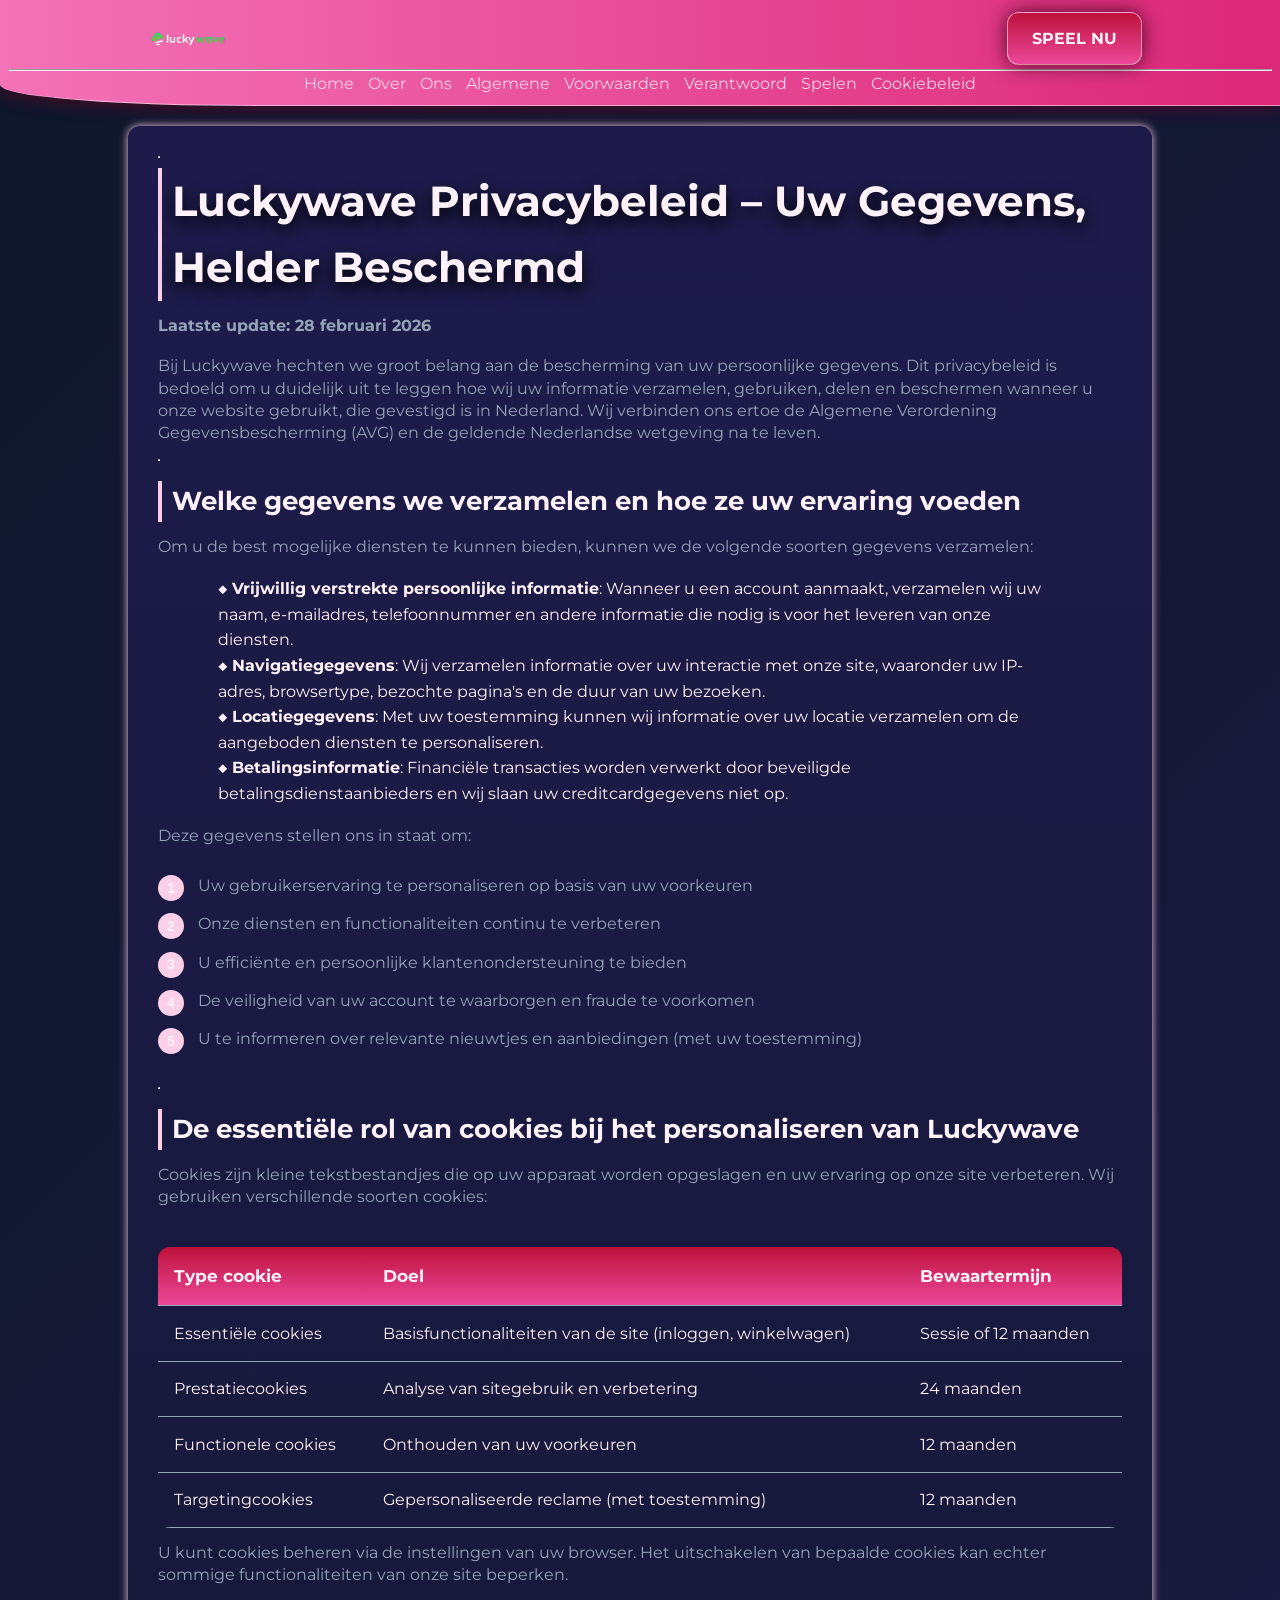
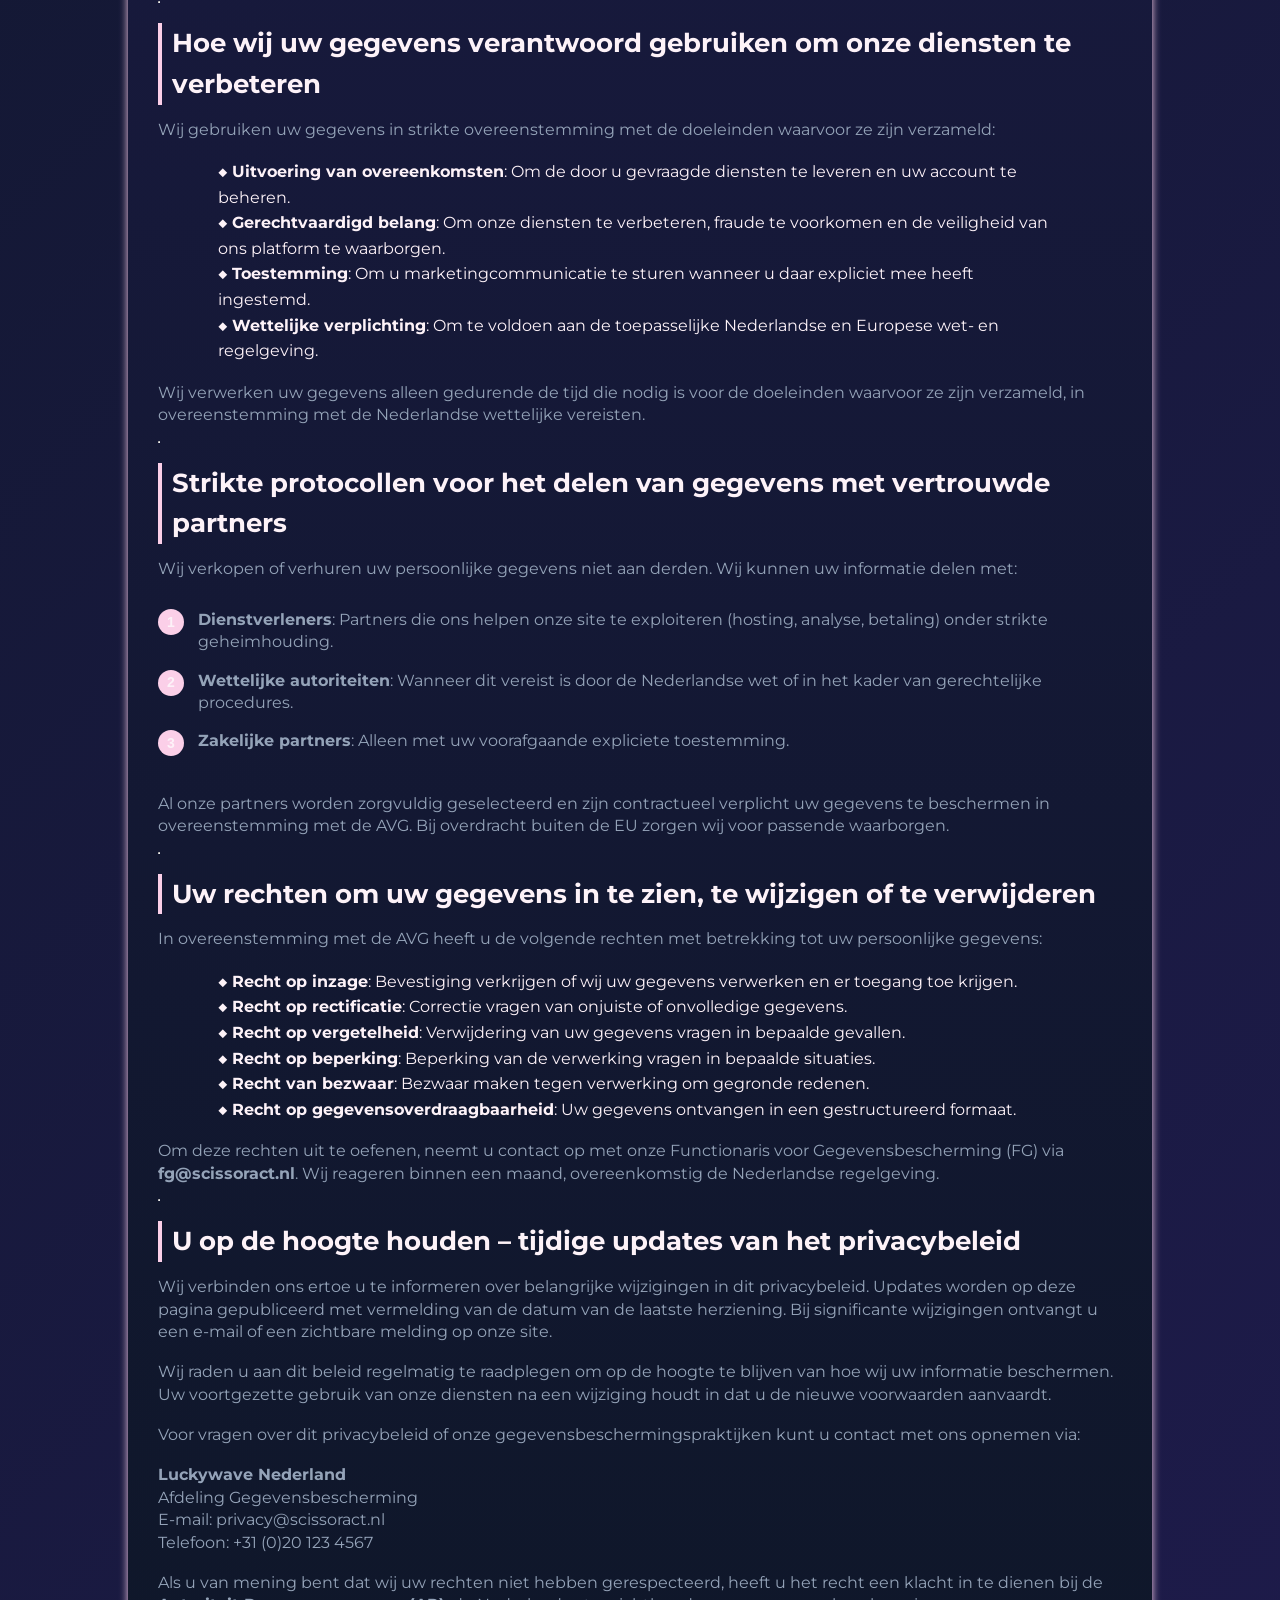
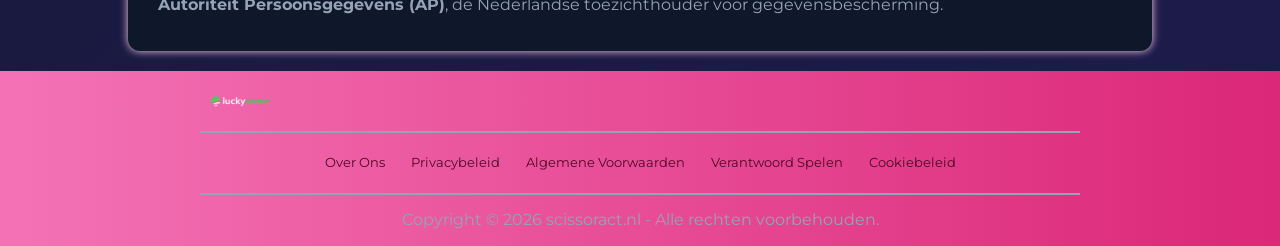
<file: privacy-policy/index.html>
<!DOCTYPE html>
<html lang="nl">

<head>
    <meta charset="UTF-8">
    <meta name="viewport" content="width=device-width, initial-scale=1.0">
    <link rel="stylesheet" href="/style.css">
    <link rel="shortcut icon" href="/favicon.ico" type="image/x-icon">
    <title>Luckywave – Toewijding aan gegevenstransparantie</title>
    <meta name="description"
        content="Luckywave garandeert volledige transparantie in gegevensverwerking. Ontdek hoe wij uw informatie veilig verzamelen, beschermen en gebruiken voor een veiligere en gepersonaliseerde ervaring.">
    <meta name="googlebot" content="index,follow,noarchive">

    <link rel="canonical" href="https://scissoract.nl/privacy-policy/">

    <meta property="og:type" content="website" />
    <meta property="og:title" content="Luckywave – Privacybeleid" />
    <meta property="og:description"
        content="Onze toewijding aan gegevensbescherming en transparantie voor gebruikers in Nederland." />
    <meta property="og:url" content="https://scissoract.nl/privacy-policy/" />
    <meta property="og:site_name" content="Luckywave Nederland" />
    <meta property="og:locale" content="nl_NL" />

    <meta name="twitter:card" content="summary" />
    <meta name="twitter:title" content="Privacybeleid - Luckywave Nederland" />
    <meta name="twitter:description"
        content="Gegevensbescherming en transparantie voor onze gebruikers in Nederland." />

    <script type="application/ld+json">
        {
            "@context": "https://schema.org",
            "@type": "WebPage",
            "name": "Privacybeleid",
            "description": "Privacybeleid van Luckywave met betrekking tot de verzameling en verwerking van persoonlijke gegevens.",
            "url": "https://scissoract.nl/privacy-policy/",
            "inLanguage": "nl-NL"
        }
    </script>
</head>

<body>
    <header>
        <div class="logo-container">
            <a href="/">
                <img src="/img/logo.webp" alt="Luckywave Logo" width="100" height="80">
            </a>
            <a href="/play/" class="btn" rel="nofollow" content="noindex">SPEEL NU</a>

        </div>
        <hr>
        <nav class="navigation-list">
            <a href="/">Home</a>
            <a href="/about-us/">Over Ons</a>
            <a href="/terms-and-conditions/">Algemene Voorwaarden</a>
            <a href="/responsible-gambling/">Verantwoord Spelen</a>
            <a href="/cookie-policy/">Cookiebeleid</a>
        </nav>
    </header>

    <main>
        <div class="container-long">
            <hr class="title-line">
            <h1>Luckywave Privacybeleid – Uw Gegevens, Helder Beschermd</h1>

            <p><strong>Laatste update: 28 februari 2026</strong></p>

            <p>Bij Luckywave hechten we groot belang aan de bescherming van uw persoonlijke gegevens. Dit privacybeleid
                is bedoeld om u duidelijk uit te leggen hoe wij uw informatie verzamelen, gebruiken, delen en beschermen
                wanneer u onze website gebruikt, die gevestigd is in Nederland. Wij verbinden ons ertoe de Algemene
                Verordening Gegevensbescherming (AVG) en de geldende Nederlandse wetgeving na te leven.</p>

            <hr class="title-line">
            <h2>Welke gegevens we verzamelen en hoe ze uw ervaring voeden</h2>

            <p>Om u de best mogelijke diensten te kunnen bieden, kunnen we de volgende soorten gegevens verzamelen:</p>

            <ul>
                <li><strong>Vrijwillig verstrekte persoonlijke informatie</strong>: Wanneer u een account aanmaakt,
                    verzamelen wij uw naam, e-mailadres, telefoonnummer en andere informatie die nodig is voor het
                    leveren van onze diensten.</li>
                <li><strong>Navigatiegegevens</strong>: Wij verzamelen informatie over uw interactie met onze site,
                    waaronder uw IP-adres, browsertype, bezochte pagina's en de duur van uw bezoeken.</li>
                <li><strong>Locatiegegevens</strong>: Met uw toestemming kunnen wij informatie over uw locatie
                    verzamelen om de aangeboden diensten te personaliseren.</li>
                <li><strong>Betalingsinformatie</strong>: Financiële transacties worden verwerkt door beveiligde
                    betalingsdienstaanbieders en wij slaan uw creditcardgegevens niet op.</li>
            </ul>

            <p>Deze gegevens stellen ons in staat om:</p>

            <ol class="pink-circle-list">
                <li>
                    <p>Uw gebruikerservaring te personaliseren op basis van uw voorkeuren</p>
                </li>
                <li>
                    <p>Onze diensten en functionaliteiten continu te verbeteren</p>
                </li>
                <li>
                    <p>U efficiënte en persoonlijke klantenondersteuning te bieden</p>
                </li>
                <li>
                    <p>De veiligheid van uw account te waarborgen en fraude te voorkomen</p>
                </li>
                <li>
                    <p>U te informeren over relevante nieuwtjes en aanbiedingen (met uw toestemming)</p>
                </li>
            </ol>

            <hr class="title-line">
            <h2>De essentiële rol van cookies bij het personaliseren van Luckywave</h2>

            <p>Cookies zijn kleine tekstbestandjes die op uw apparaat worden opgeslagen en uw ervaring op onze site
                verbeteren. Wij gebruiken verschillende soorten cookies:</p>

            <div class="table-wrapper">
                <table>
                    <tr>
                        <th>Type cookie</th>
                        <th>Doel</th>
                        <th>Bewaartermijn</th>
                    </tr>
                    <tr>
                        <td>Essentiële cookies</td>
                        <td>Basisfunctionaliteiten van de site (inloggen, winkelwagen)</td>
                        <td>Sessie of 12 maanden</td>
                    </tr>
                    <tr>
                        <td>Prestatiecookies</td>
                        <td>Analyse van sitegebruik en verbetering</td>
                        <td>24 maanden</td>
                    </tr>
                    <tr>
                        <td>Functionele cookies</td>
                        <td>Onthouden van uw voorkeuren</td>
                        <td>12 maanden</td>
                    </tr>
                    <tr>
                        <td>Targetingcookies</td>
                        <td>Gepersonaliseerde reclame (met toestemming)</td>
                        <td>12 maanden</td>
                    </tr>
                </table>
            </div>

            <p>U kunt cookies beheren via de instellingen van uw browser. Het uitschakelen van bepaalde cookies kan
                echter sommige functionaliteiten van onze site beperken.</p>

            <hr class="title-line">
            <h2>Hoe wij uw gegevens verantwoord gebruiken om onze diensten te verbeteren</h2>

            <p>Wij gebruiken uw gegevens in strikte overeenstemming met de doeleinden waarvoor ze zijn verzameld:</p>

            <ul>
                <li><strong>Uitvoering van overeenkomsten</strong>: Om de door u gevraagde diensten te leveren en uw
                    account te beheren.</li>
                <li><strong>Gerechtvaardigd belang</strong>: Om onze diensten te verbeteren, fraude te voorkomen en de
                    veiligheid van ons platform te waarborgen.</li>
                <li><strong>Toestemming</strong>: Om u marketingcommunicatie te sturen wanneer u daar expliciet mee
                    heeft ingestemd.</li>
                <li><strong>Wettelijke verplichting</strong>: Om te voldoen aan de toepasselijke Nederlandse en Europese
                    wet- en regelgeving.</li>
            </ul>

            <p>Wij verwerken uw gegevens alleen gedurende de tijd die nodig is voor de doeleinden waarvoor ze zijn
                verzameld, in overeenstemming met de Nederlandse wettelijke vereisten.</p>

            <hr class="title-line">
            <h2>Strikte protocollen voor het delen van gegevens met vertrouwde partners</h2>

            <p>Wij verkopen of verhuren uw persoonlijke gegevens niet aan derden. Wij kunnen uw informatie delen met:
            </p>

            <ol class="pink-circle-list">
                <li>
                    <p><strong>Dienstverleners</strong>: Partners die ons helpen onze site te exploiteren (hosting,
                        analyse, betaling) onder strikte geheimhouding.</p>
                </li>
                <li>
                    <p><strong>Wettelijke autoriteiten</strong>: Wanneer dit vereist is door de Nederlandse wet of in
                        het kader van gerechtelijke procedures.</p>
                </li>
                <li>
                    <p><strong>Zakelijke partners</strong>: Alleen met uw voorafgaande expliciete toestemming.</p>
                </li>
            </ol>

            <p>Al onze partners worden zorgvuldig geselecteerd en zijn contractueel verplicht uw gegevens te beschermen
                in overeenstemming met de AVG. Bij overdracht buiten de EU zorgen wij voor passende waarborgen.</p>

            <hr class="title-line">
            <h2>Uw rechten om uw gegevens in te zien, te wijzigen of te verwijderen</h2>

            <p>In overeenstemming met de AVG heeft u de volgende rechten met betrekking tot uw persoonlijke gegevens:
            </p>

            <ul>
                <li><strong>Recht op inzage</strong>: Bevestiging verkrijgen of wij uw gegevens verwerken en er toegang
                    toe krijgen.</li>
                <li><strong>Recht op rectificatie</strong>: Correctie vragen van onjuiste of onvolledige gegevens.</li>
                <li><strong>Recht op vergetelheid</strong>: Verwijdering van uw gegevens vragen in bepaalde gevallen.
                </li>
                <li><strong>Recht op beperking</strong>: Beperking van de verwerking vragen in bepaalde situaties.</li>
                <li><strong>Recht van bezwaar</strong>: Bezwaar maken tegen verwerking om gegronde redenen.</li>
                <li><strong>Recht op gegevensoverdraagbaarheid</strong>: Uw gegevens ontvangen in een gestructureerd
                    formaat.</li>
            </ul>

            <p>Om deze rechten uit te oefenen, neemt u contact op met onze Functionaris voor Gegevensbescherming (FG)
                via <strong>fg@scissoract.nl</strong>. Wij reageren binnen een maand, overeenkomstig de Nederlandse
                regelgeving.</p>

            <hr class="title-line">
            <h2>U op de hoogte houden – tijdige updates van het privacybeleid</h2>

            <p>Wij verbinden ons ertoe u te informeren over belangrijke wijzigingen in dit privacybeleid. Updates worden
                op deze pagina gepubliceerd met vermelding van de datum van de laatste herziening. Bij significante
                wijzigingen ontvangt u een e-mail of een zichtbare melding op onze site.</p>

            <p>Wij raden u aan dit beleid regelmatig te raadplegen om op de hoogte te blijven van hoe wij uw informatie
                beschermen. Uw voortgezette gebruik van onze diensten na een wijziging houdt in dat u de nieuwe
                voorwaarden aanvaardt.</p>

            <p>Voor vragen over dit privacybeleid of onze gegevensbeschermingspraktijken kunt u contact met ons opnemen
                via:</p>

            <p><strong>Luckywave Nederland</strong><br>
                Afdeling Gegevensbescherming<br>
                E-mail: privacy@scissoract.nl<br>
                Telefoon: +31 (0)20 123 4567</p>

            <p>Als u van mening bent dat wij uw rechten niet hebben gerespecteerd, heeft u het recht een klacht in te
                dienen bij de <strong>Autoriteit Persoonsgegevens (AP)</strong>, de Nederlandse toezichthouder voor
                gegevensbescherming.</p>
        </div>
    </main>

    <footer>
        <a href="/">
            <img src="/img/logo.webp" alt="Luckywave Nederland" width="80" height="80">
        </a>
        <hr class="faq-hr">
        <div class="flex-wrapper">
            <a href="/about-us/">Over Ons</a>
            <a href="/privacy-policy/">Privacybeleid</a>
            <a href="/terms-and-conditions/">Algemene Voorwaarden</a>
            <a href="/responsible-gambling/">Verantwoord Spelen</a>
            <a href="/cookie-policy/">Cookiebeleid</a>
        </div>
        <hr class="faq-hr">
        <p>
            Copyright © 2026 scissoract.nl - Alle rechten voorbehouden.
        </p>
    </footer>
</body>

</html>
</file>
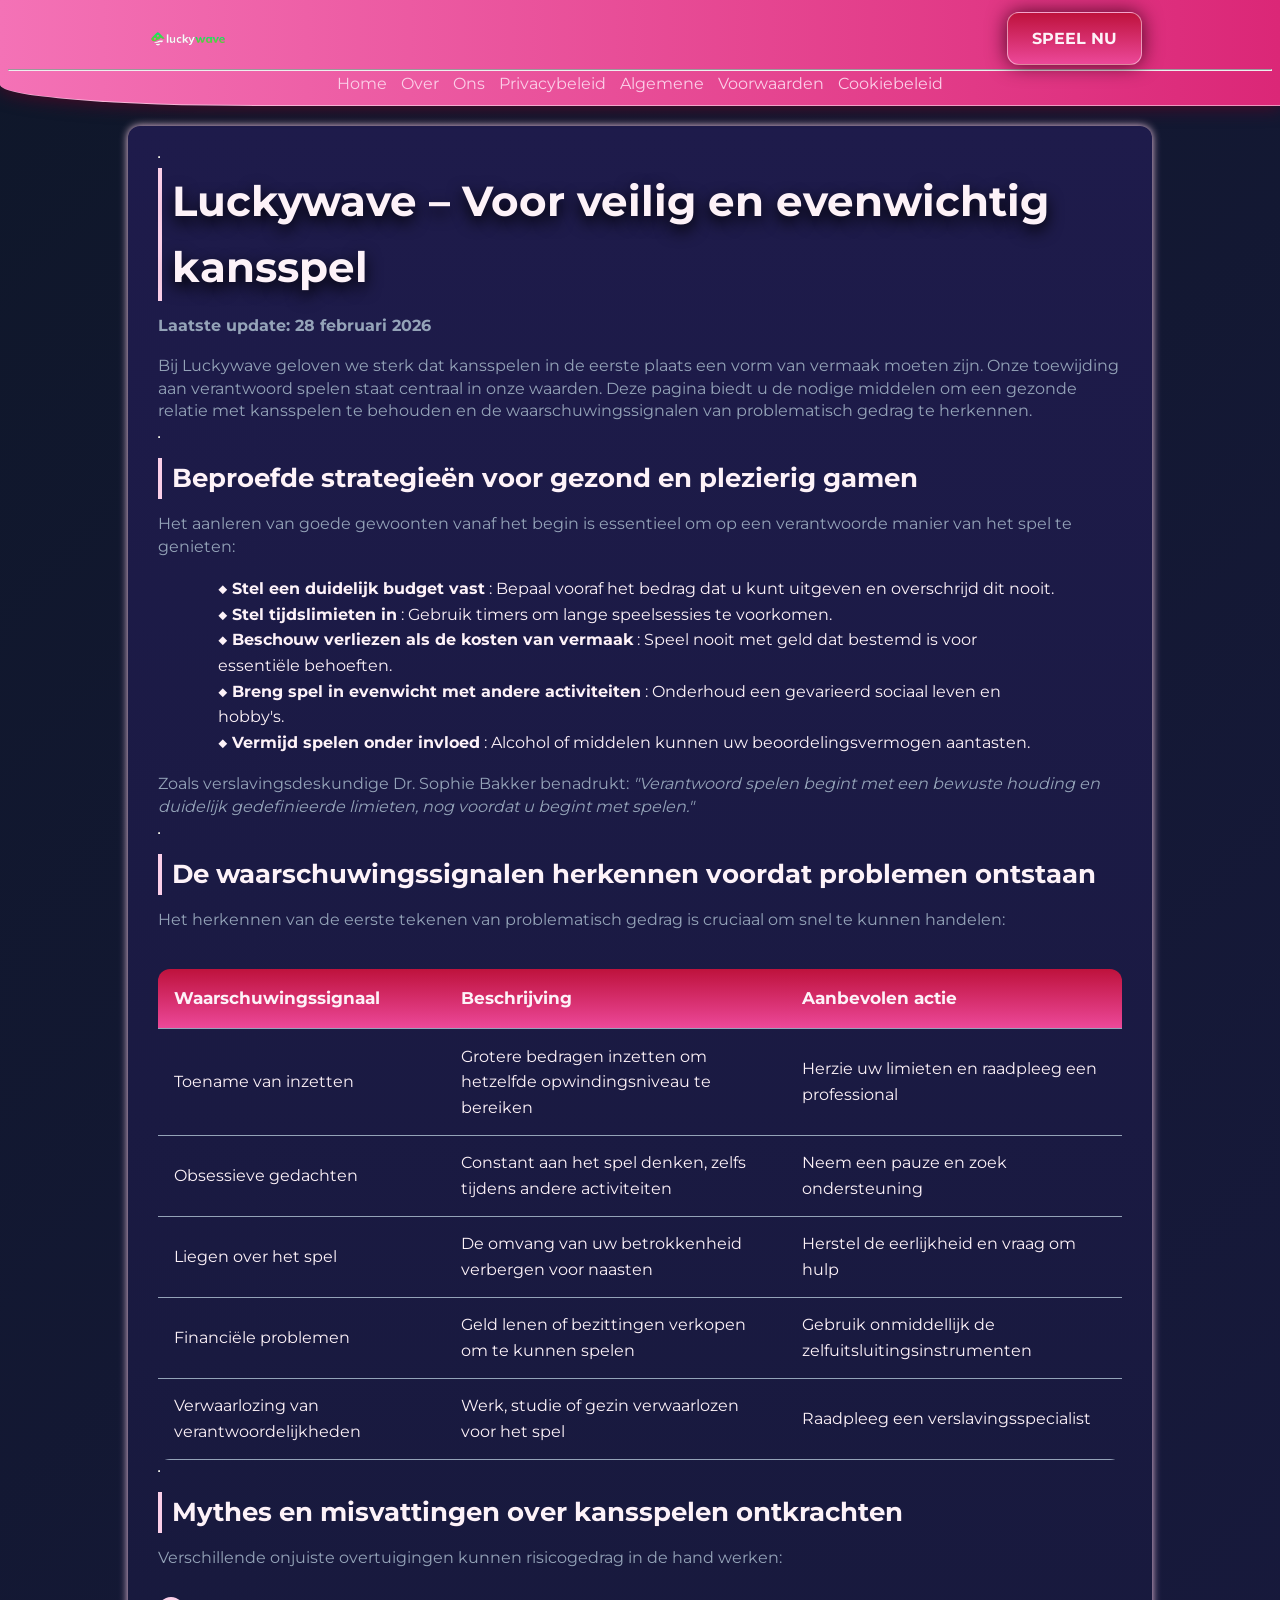
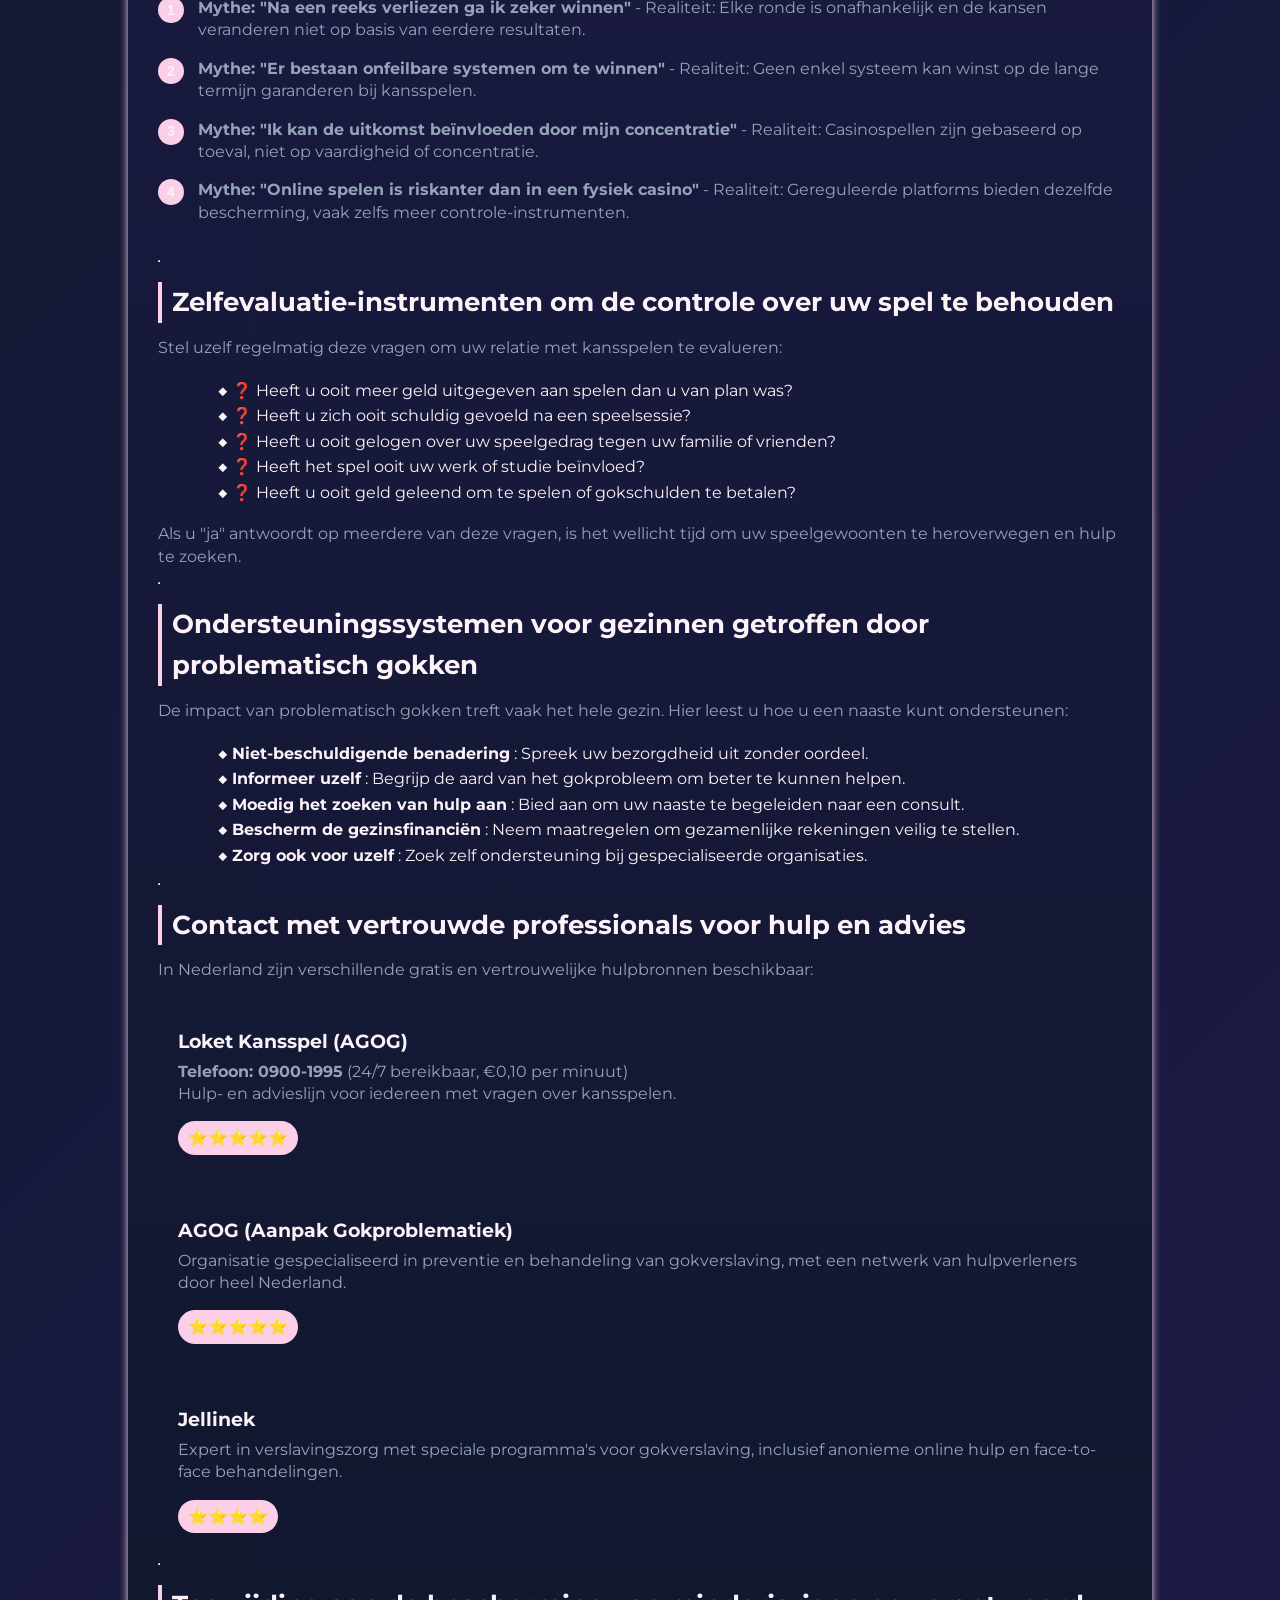
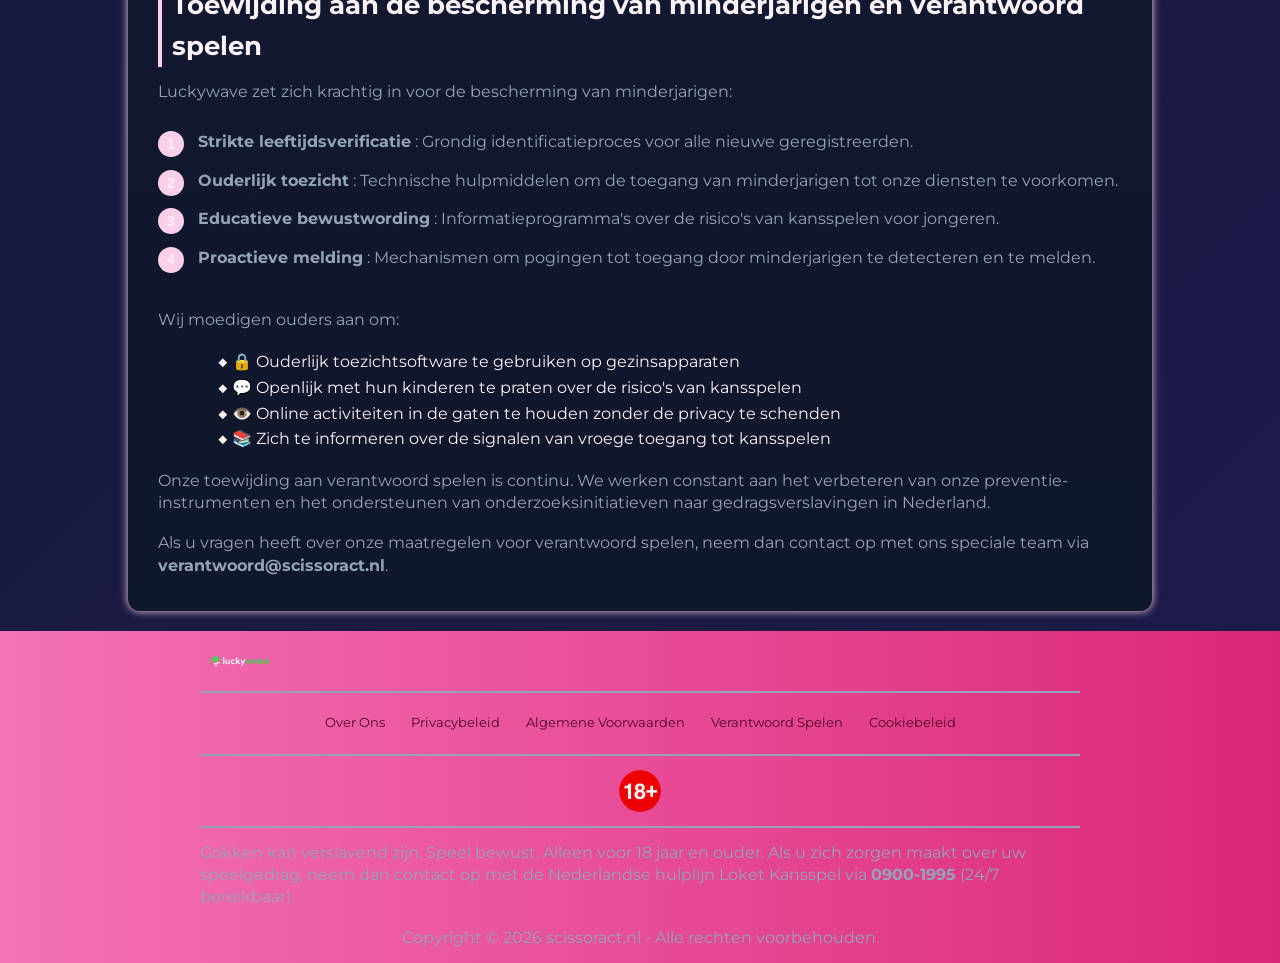
<file: responsible-gambling/index.html>
<!DOCTYPE html>
<html lang="nl">

<head>
    <meta charset="UTF-8">
    <meta name="viewport" content="width=device-width, initial-scale=1.0">
    <link rel="stylesheet" href="/style.css">
    <link rel="shortcut icon" href="/favicon.ico" type="image/x-icon">
    <title>Verantwoord Spelen met Luckywave</title>
    <meta name="description"
        content="Luckywave helpt u verantwoord te spelen en de controle te houden. Leer risicogedrag herkennen, gebruik effectieve zelfcontrolemiddelen en vind professionele hulp voor veilig spelplezier.">
    <meta name="googlebot" content="index,follow,noarchive">

    <link rel="canonical" href="https://scissoract.nl/responsible-gambling/">

    <meta property="og:type" content="website" />
    <meta property="og:title" content="Verantwoord Spelen met Luckywave" />
    <meta property="og:description" content="Onze toewijding aan veilig en evenwichtig kansspel in Nederland." />
    <meta property="og:url" content="https://scissoract.nl/responsible-gambling/" />
    <meta property="og:site_name" content="Luckywave Nederland" />
    <meta property="og:locale" content="nl_NL" />

    <meta name="twitter:card" content="summary" />
    <meta name="twitter:title" content="Verantwoord Spelen - Luckywave Nederland" />
    <meta name="twitter:description" content="Strategieën en hulpmiddelen voor verantwoord gokken in Nederland." />

    <script type="application/ld+json">
        {
            "@context": "https://schema.org",
            "@type": "WebPage",
            "name": "Verantwoord Spelen",
            "description": "Complete gids voor een verantwoorde beoefening van kansspelen in Nederland.",
            "url": "https://scissoract.nl/responsible-gambling/",
            "inLanguage": "nl-NL"
        }
    </script>
</head>

<body>
    <header>
        <div class="logo-container">
            <a href="/">
                <img src="/img/logo.webp" alt="Luckywave Logo" width="100" height="80">
            </a>
            <a href="/play/" class="btn" rel="nofollow" content="noindex">SPEEL NU</a>

        </div>
        <hr>
        <nav class="navigation-list">
            <a href="/">Home</a>
            <a href="/about-us/">Over Ons</a>
            <a href="/privacy-policy/">Privacybeleid</a>
            <a href="/terms-and-conditions/">Algemene Voorwaarden</a>
            <a href="/cookie-policy/">Cookiebeleid</a>
        </nav>
    </header>

    <main>
        <div class="container-long">
            <hr class="title-line">
            <h1>Luckywave – Voor veilig en evenwichtig kansspel</h1>

            <p><strong>Laatste update: 28 februari 2026</strong></p>

            <p>Bij Luckywave geloven we sterk dat kansspelen in de eerste plaats een vorm van vermaak moeten zijn. Onze
                toewijding aan verantwoord spelen staat centraal in onze waarden. Deze pagina biedt u de nodige middelen
                om een gezonde relatie met kansspelen te behouden en de waarschuwingssignalen van problematisch gedrag
                te herkennen.</p>

            <hr class="title-line">
            <h2>Beproefde strategieën voor gezond en plezierig gamen</h2>

            <p>Het aanleren van goede gewoonten vanaf het begin is essentieel om op een verantwoorde manier van het spel
                te genieten:</p>

            <ul>
                <li><strong>Stel een duidelijk budget vast</strong> : Bepaal vooraf het bedrag dat u kunt uitgeven en
                    overschrijd dit nooit.</li>
                <li><strong>Stel tijdslimieten in</strong> : Gebruik timers om lange speelsessies te voorkomen.</li>
                <li><strong>Beschouw verliezen als de kosten van vermaak</strong> : Speel nooit met geld dat bestemd is
                    voor essentiële behoeften.</ </li>
                <li><strong>Breng spel in evenwicht met andere activiteiten</strong> : Onderhoud een gevarieerd sociaal
                    leven en hobby's.</li>
                <li><strong>Vermijd spelen onder invloed</strong> : Alcohol of middelen kunnen uw beoordelingsvermogen
                    aantasten.</li>
            </ul>

            <p>Zoals verslavingsdeskundige Dr. Sophie Bakker benadrukt: <em>"Verantwoord spelen begint met een bewuste
                    houding en duidelijk gedefinieerde limieten, nog voordat u begint met spelen."</em></p>

            <hr class="title-line">
            <h2>De waarschuwingssignalen herkennen voordat problemen ontstaan</h2>

            <p>Het herkennen van de eerste tekenen van problematisch gedrag is cruciaal om snel te kunnen handelen:</p>

            <div class="table-wrapper">
                <table>
                    <tr>
                        <th>Waarschuwingssignaal</th>
                        <th>Beschrijving</th>
                        <th>Aanbevolen actie</th>
                    </tr>
                    <tr>
                        <td>Toename van inzetten</td>
                        <td>Grotere bedragen inzetten om hetzelfde opwindingsniveau te bereiken</td>
                        <td>Herzie uw limieten en raadpleeg een professional</td>
                    </tr>
                    <tr>
                        <td>Obsessieve gedachten</td>
                        <td>Constant aan het spel denken, zelfs tijdens andere activiteiten</td>
                        <td>Neem een pauze en zoek ondersteuning</td>
                    </tr>
                    <tr>
                        <td>Liegen over het spel</td>
                        <td>De omvang van uw betrokkenheid verbergen voor naasten</td>
                        <td>Herstel de eerlijkheid en vraag om hulp</td>
                    </tr>
                    <tr>
                        <td>Financiële problemen</td>
                        <td>Geld lenen of bezittingen verkopen om te kunnen spelen</td>
                        <td>Gebruik onmiddellijk de zelfuitsluitingsinstrumenten</td>
                    </tr>
                    <tr>
                        <td>Verwaarlozing van verantwoordelijkheden</td>
                        <td>Werk, studie of gezin verwaarlozen voor het spel</td>
                        <td>Raadpleeg een verslavingsspecialist</td>
                    </tr>
                </table>
            </div>

            <hr class="title-line">
            <h2>Mythes en misvattingen over kansspelen ontkrachten</h2>

            <p>Verschillende onjuiste overtuigingen kunnen risicogedrag in de hand werken:</p>

            <ol class="pink-circle-list">
                <li>
                    <p><strong>Mythe: "Na een reeks verliezen ga ik zeker winnen"</strong> - Realiteit: Elke ronde is
                        onafhankelijk en de kansen veranderen niet op basis van eerdere resultaten.</p>
                </li>
                <li>
                    <p><strong>Mythe: "Er bestaan onfeilbare systemen om te winnen"</strong> - Realiteit: Geen enkel
                        systeem kan winst op de lange termijn garanderen bij kansspelen.</ </p>
                </li>
                <li>
                    <p><strong>Mythe: "Ik kan de uitkomst beïnvloeden door mijn concentratie"</strong> - Realiteit:
                        Casinospellen zijn gebaseerd op toeval, niet op vaardigheid of concentratie.</p>
                </li>
                <li>
                    <p><strong>Mythe: "Online spelen is riskanter dan in een fysiek casino"</strong> - Realiteit:
                        Gereguleerde platforms bieden dezelfde bescherming, vaak zelfs meer controle-instrumenten.</p>
                </li>
            </ol>

            <hr class="title-line">
            <h2>Zelfevaluatie-instrumenten om de controle over uw spel te behouden</h2>

            <p>Stel uzelf regelmatig deze vragen om uw relatie met kansspelen te evalueren:</p>

            <ul>
                <li>❓ Heeft u ooit meer geld uitgegeven aan spelen dan u van plan was?</li>
                <li>❓ Heeft u zich ooit schuldig gevoeld na een speelsessie?</li>
                <li>❓ Heeft u ooit gelogen over uw speelgedrag tegen uw familie of vrienden?</li>
                <li>❓ Heeft het spel ooit uw werk of studie beïnvloed?</li>
                <li>❓ Heeft u ooit geld geleend om te spelen of gokschulden te betalen?</li>
            </ul>

            <p>Als u "ja" antwoordt op meerdere van deze vragen, is het wellicht tijd om uw speelgewoonten te
                heroverwegen en hulp te zoeken.</p>

            <hr class="title-line">
            <h2>Ondersteuningssystemen voor gezinnen getroffen door problematisch gokken</h2>

            <p>De impact van problematisch gokken treft vaak het hele gezin. Hier leest u hoe u een naaste kunt
                ondersteunen:</p>

            <ul>
                <li><strong>Niet-beschuldigende benadering</strong> : Spreek uw bezorgdheid uit zonder oordeel.</li>
                <li><strong>Informeer uzelf</strong> : Begrijp de aard van het gokprobleem om beter te kunnen helpen.
                </li>
                <li><strong>Moedig het zoeken van hulp aan</strong> : Bied aan om uw naaste te begeleiden naar een
                    consult.</li>
                <li><strong>Bescherm de gezinsfinanciën</strong> : Neem maatregelen om gezamenlijke rekeningen veilig te
                    stellen.</li>
                <li><strong>Zorg ook voor uzelf</strong> : Zoek zelf ondersteuning bij gespecialiseerde organisaties.
                </li>
            </ul>

            <hr class="title-line">
            <h2>Contact met vertrouwde professionals voor hulp en advies</h2>

            <p>In Nederland zijn verschillende gratis en vertrouwelijke hulpbronnen beschikbaar:</p>

            <div class="casino-card">
                <div class="casino-center">
                    <div class="casino-code">
                        <h3>Loket Kansspel (AGOG)</h3>
                        <p><strong>Telefoon: 0900-1995</strong> (24/7 bereikbaar, €0,10 per minuut)<br>
                            Hulp- en advieslijn voor iedereen met vragen over kansspelen.</p>
                        <div class="casino-rating"><span class="star">⭐⭐⭐⭐⭐</span></div>
                    </div>
                </div>
            </div>

            <div class="casino-card">
                <div class="casino-center">
                    <div class="casino-code">
                        <h3>AGOG (Aanpak Gokproblematiek)</h3>
                        <p>Organisatie gespecialiseerd in preventie en behandeling van gokverslaving, met een netwerk
                            van hulpverleners door heel Nederland.</p>
                        <div class="casino-rating"><span class="star">⭐⭐⭐⭐⭐</span></div>
                    </div>
                </div>
            </div>

            <div class="casino-card">
                <div class="casino-center">
                    <div class="casino-code">
                        <h3>Jellinek</h3>
                        <p>Expert in verslavingszorg met speciale programma's voor gokverslaving, inclusief anonieme
                            online hulp en face-to-face behandelingen.</p>
                        <div class="casino-rating"><span class="star">⭐⭐⭐⭐</span></div>
                    </div>
                </div>
            </div>

            <hr class="title-line">
            <h2>Toewijding aan de bescherming van minderjarigen en verantwoord spelen</h2>

            <p>Luckywave zet zich krachtig in voor de bescherming van minderjarigen:</p>

            <ol class="pink-circle-list">
                <li>
                    <p><strong>Strikte leeftijdsverificatie</strong> : Grondig identificatieproces voor alle nieuwe
                        geregistreerden.</p>
                </li>
                <li>
                    <p><strong>Ouderlijk toezicht</strong> : Technische hulpmiddelen om de toegang van minderjarigen tot
                        onze diensten te voorkomen.</ </p>
                </li>
                <li>
                    <p><strong>Educatieve bewustwording</strong> : Informatieprogramma's over de risico's van kansspelen
                        voor jongeren.</p>
                </li>
                <li>
                    <p><strong>Proactieve melding</strong> : Mechanismen om pogingen tot toegang door minderjarigen te
                        detecteren en te melden.</p>
                </li>
            </ol>

            <p>Wij moedigen ouders aan om:</p>

            <ul>
                <li>🔒 Ouderlijk toezichtsoftware te gebruiken op gezinsapparaten</li>
                <li>💬 Openlijk met hun kinderen te praten over de risico's van kansspelen</li>
                <li>👁️ Online activiteiten in de gaten te houden zonder de privacy te schenden</li>
                <li>📚 Zich te informeren over de signalen van vroege toegang tot kansspelen</li>
            </ul>

            <p>Onze toewijding aan verantwoord spelen is continu. We werken constant aan het verbeteren van onze
                preventie-instrumenten en het ondersteunen van onderzoeksinitiatieven naar gedragsverslavingen in
                Nederland.</p>

            <p>Als u vragen heeft over onze maatregelen voor verantwoord spelen, neem dan contact op met ons speciale
                team via <strong>verantwoord@scissoract.nl</strong>.</p>
        </div>
    </main>

    <footer>
        <a href="/">
            <img src="/img/logo.webp" alt="Luckywave Nederland" width="80" height="80">
        </a>
        <hr class="faq-hr">
        <div class="flex-wrapper">
            <a href="/about-us/">Over Ons</a>
            <a href="/privacy-policy/">Privacybeleid</a>
            <a href="/terms-and-conditions/">Algemene Voorwaarden</a>
            <a href="/responsible-gambling/">Verantwoord Spelen</a>
            <a href="/cookie-policy/">Cookiebeleid</a>
        </div>
        <hr class="faq-hr">
        <img src="/img/18-icon.webp" alt="18+ Icon" width="50" height="50">
        <hr class="faq-hr">
        <p>
            Gokken kan verslavend zijn. Speel bewust. Alleen voor 18 jaar en ouder. Als u zich zorgen maakt over uw
            speelgedrag, neem dan contact op met de Nederlandse hulplijn Loket Kansspel via <strong>0900-1995</strong>
            (24/7 bereikbaar).
        </p>
        <p>
            Copyright © 2026 scissoract.nl - Alle rechten voorbehouden.
        </p>
    </footer>
</body>

</html>
</file>
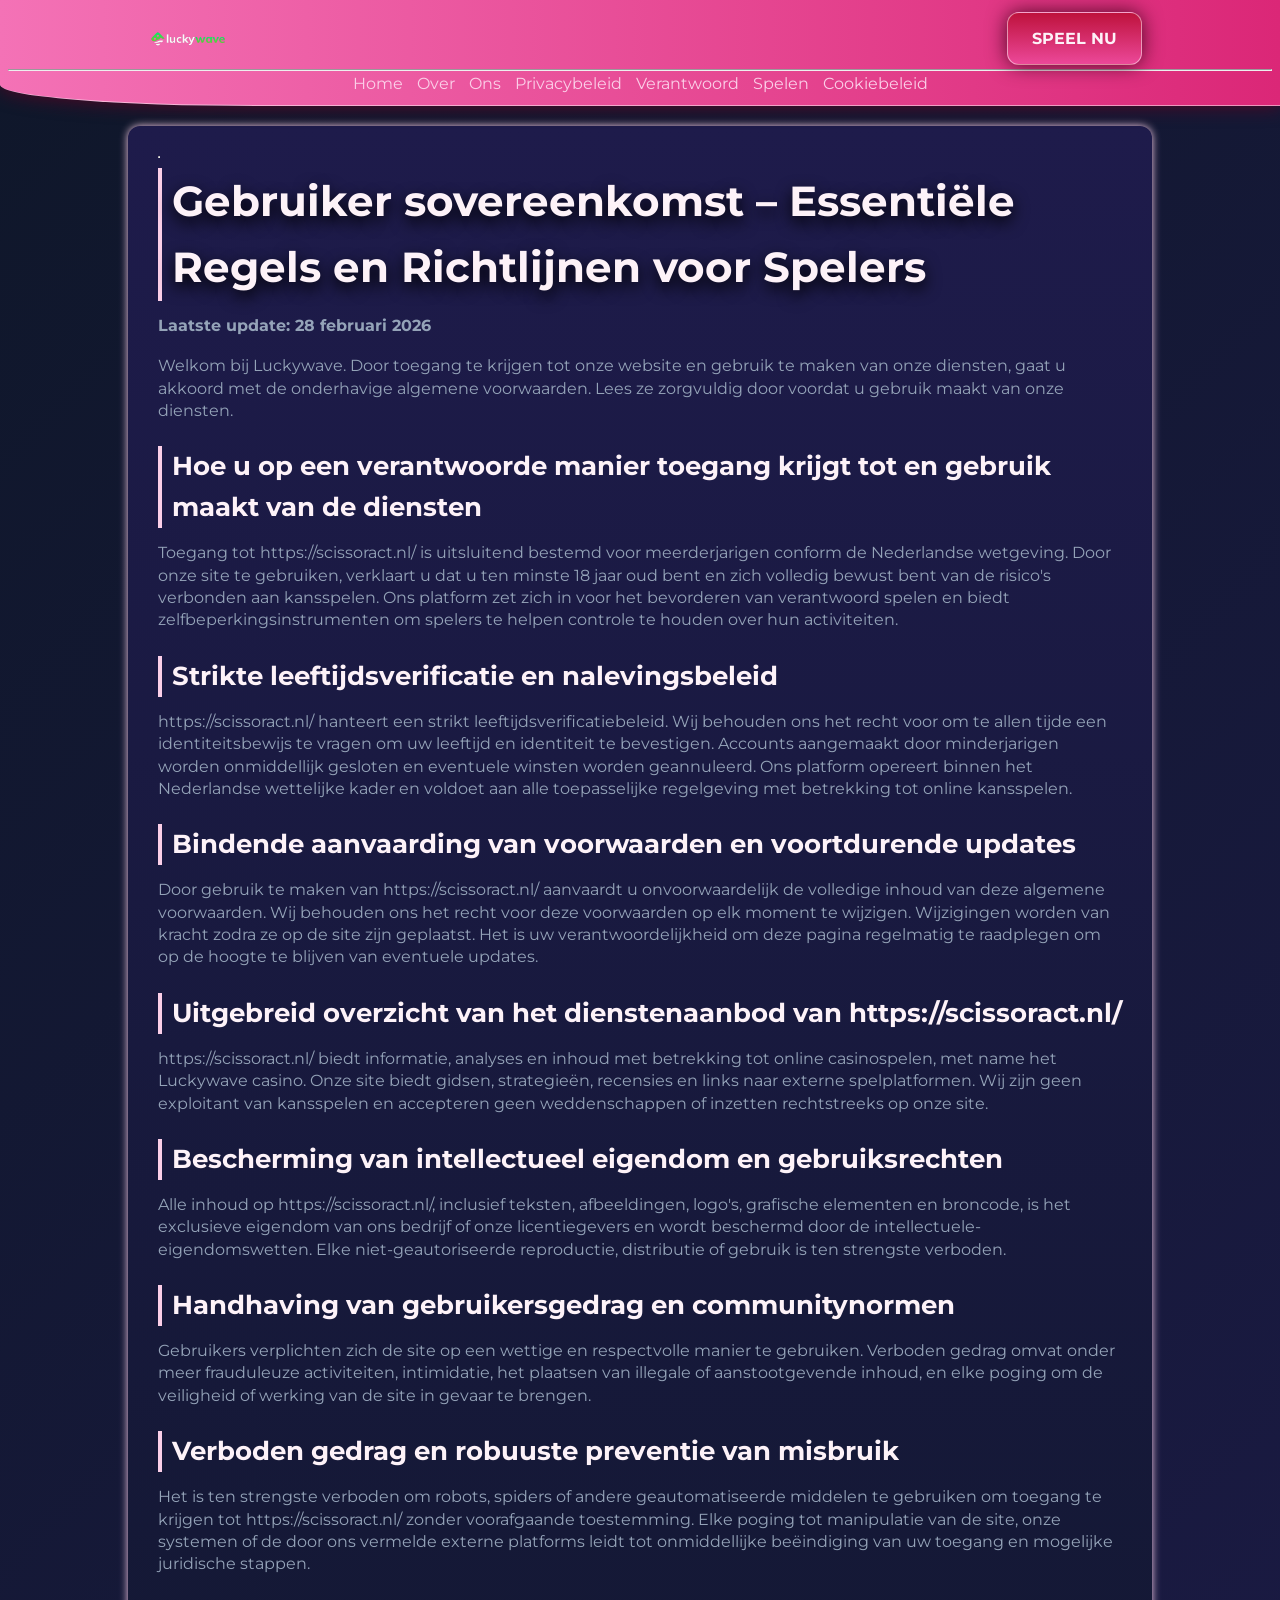
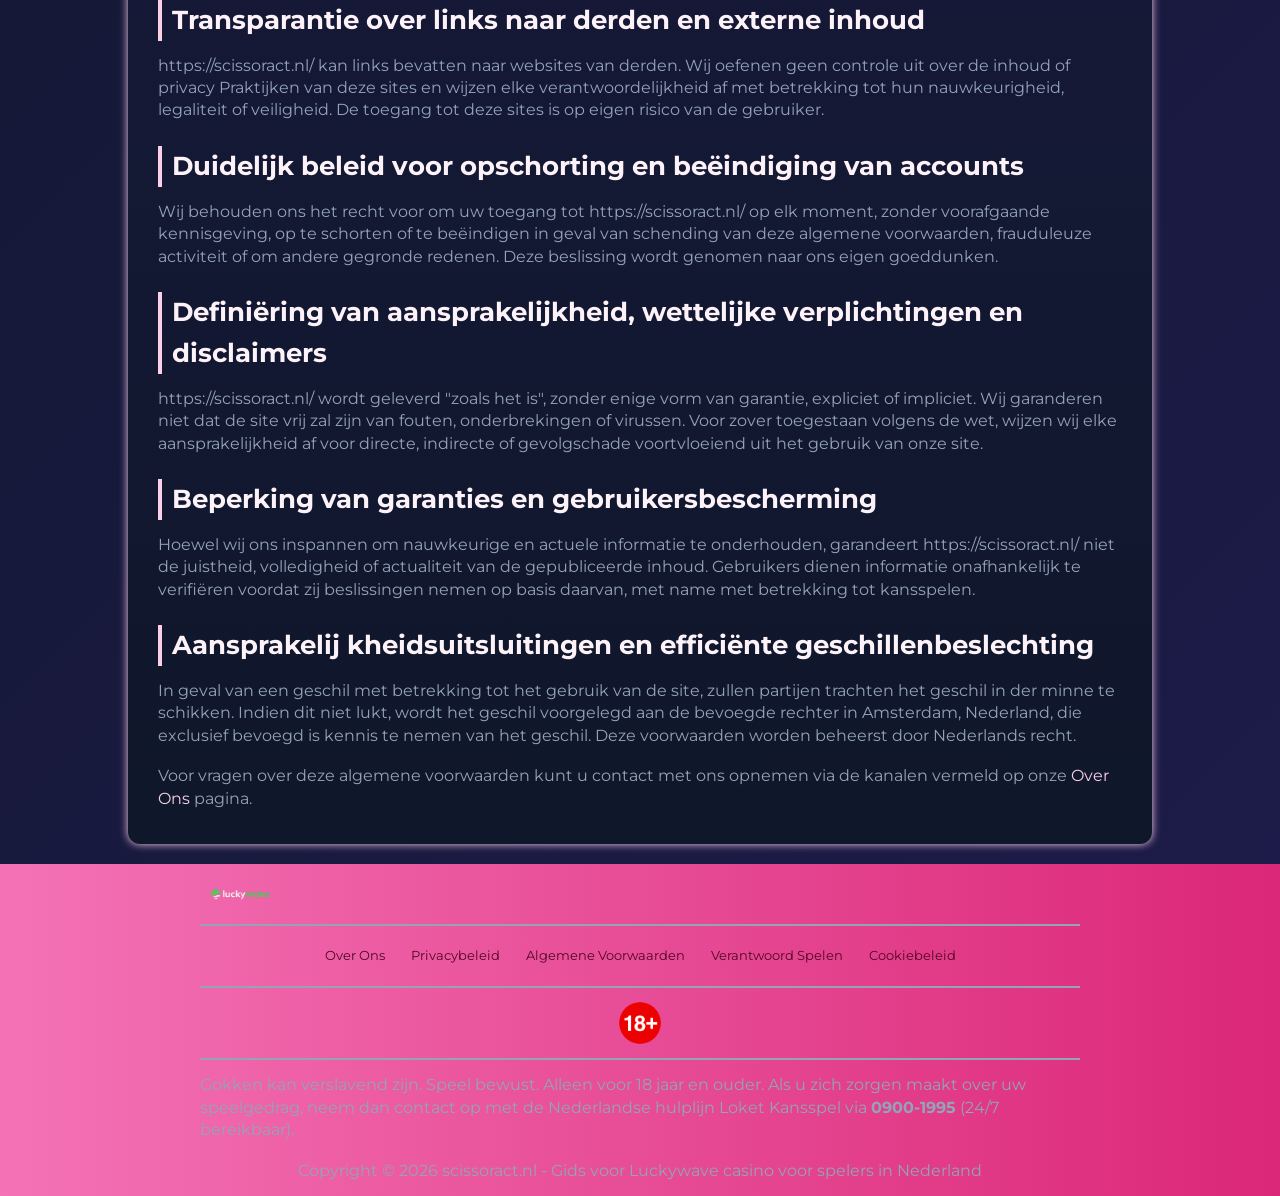
<file: terms-and-conditions/index.html>
<!DOCTYPE html>
<html lang="nl">

<head>
    <meta charset="UTF-8">
    <meta name="viewport" content="width=device-width, initial-scale=1.0">
    <link rel="stylesheet" href="/style.css">
    <link rel="shortcut icon" href="/favicon.ico" type="image/x-icon">
    <title>Gebruikersovereenkomst & Verantwoordelijkheden</title>
    <meta name="description"
        content="Door https://scissoract.nl/ te gebruiken, gaat u akkoord met duidelijke voorwaarden die zijn ontworpen om uw rechten te beschermen en een veilige, transparante en eerlijke spelervaring te waarborgen.">
    <meta name="googlebot" content="index,follow,noarchive">

    <link rel="canonical" href="https://scissoract.nl/terms-and-conditions/">

    <meta property="og:type" content="website" />
    <meta property="og:title" content="Gebruikersovereenkomst & Verantwoordelijkheden" />
    <meta property="og:description" content="Algemene voorwaarden - essentiële regels en richtlijnen voor spelers." />
    <meta property="og:url" content="https://scissoract.nl/terms-and-conditions/" />
    <meta property="og:site_name" content="Luckywave Nederland" />
    <meta property="og:locale" content="nl_NL" />

    <meta name="twitter:card" content="summary" />
    <meta name="twitter:title" content="Algemene Voorwaarden - Luckywave Nederland" />
    <meta name="twitter:description" content="Algemene voorwaarden - essentiële regels en richtlijnen voor spelers." />
</head>

<body>
    <header>
        <div class="logo-container">
            <a href="/">
                <img src="/img/logo.webp" alt="Luckywave Nederland Logo" width="100" height="80">
            </a>
            <a href="/play/" class="btn" rel="nofollow" content="noindex">SPEEL NU</a>

        </div>
        <hr>
        <nav class="navigation-list">
            <a href="/">Home</a>
            <a href="/about-us/">Over Ons</a>
            <a href="/privacy-policy/">Privacybeleid</a>
            <a href="/responsible-gambling/">Verantwoord Spelen</a>
            <a href="/cookie-policy/">Cookiebeleid</a>
        </nav>
    </header>

    <main>
        <div class="container-long">
            <hr class="title-line">
            <h1>Gebruiker sovereenkomst – Essentiële Regels en Richtlijnen voor Spelers</h1>

            <p><strong>Laatste update: 28 februari 2026</strong></p>

            <p>Welkom bij Luckywave. Door toegang te krijgen tot onze website en gebruik te maken van onze diensten,
                gaat u akkoord met de onderhavige algemene voorwaarden. Lees ze zorgvuldig door voordat u gebruik maakt
                van onze diensten.</p>

            <h2>Hoe u op een verantwoorde manier toegang krijgt tot en gebruik maakt van de diensten</h2>
            <p>Toegang tot https://scissoract.nl/ is uitsluitend bestemd voor meerderjarigen conform de Nederlandse
                wetgeving. Door onze site te gebruiken, verklaart u dat u ten minste 18 jaar oud bent en zich volledig
                bewust bent van de risico's verbonden aan kansspelen. Ons platform zet zich in voor het bevorderen van
                verantwoord spelen en biedt zelfbeperkingsinstrumenten om spelers te helpen controle te houden over hun
                activiteiten.</p>

            <h2>Strikte leeftijdsverificatie en nalevingsbeleid</h2>
            <p>https://scissoract.nl/ hanteert een strikt leeftijdsverificatiebeleid. Wij behouden ons het recht voor om
                te allen tijde een identiteitsbewijs te vragen om uw leeftijd en identiteit te bevestigen. Accounts
                aangemaakt door minderjarigen worden onmiddellijk gesloten en eventuele winsten worden geannuleerd. Ons
                platform opereert binnen het Nederlandse wettelijke kader en voldoet aan alle toepasselijke regelgeving
                met betrekking tot online kansspelen.</p>

            <h2>Bindende aanvaarding van voorwaarden en voortdurende updates</h2>
            <p>Door gebruik te maken van https://scissoract.nl/ aanvaardt u onvoorwaardelijk de volledige inhoud van
                deze algemene voorwaarden. Wij behouden ons het recht voor deze voorwaarden op elk moment te wijzigen.
                Wijzigingen worden van kracht zodra ze op de site zijn geplaatst. Het is uw verantwoordelijkheid om deze
                pagina regelmatig te raadplegen om op de hoogte te blijven van eventuele updates.</p>

            <h2>Uitgebreid overzicht van het dienstenaanbod van https://scissoract.nl/</h2>
            <p>https://scissoract.nl/ biedt informatie, analyses en inhoud met betrekking tot online casinospelen, met
                name het Luckywave casino. Onze site biedt gidsen, strategieën, recensies en links naar externe
                spelplatformen. Wij zijn geen exploitant van kansspelen en accepteren geen weddenschappen of inzetten
                rechtstreeks op onze site.</p>

            <h2>Bescherming van intellectueel eigendom en gebruiksrechten</h2>
            <p>Alle inhoud op https://scissoract.nl/, inclusief teksten, afbeeldingen, logo's, grafische elementen en
                broncode, is het exclusieve eigendom van ons bedrijf of onze licentiegevers en wordt beschermd door de
                intellectuele-eigendomswetten. Elke niet-geautoriseerde reproductie, distributie of gebruik is ten
                strengste verboden.</p>

            <h2>Handhaving van gebruikersgedrag en communitynormen</h2>
            <p>Gebruikers verplichten zich de site op een wettige en respectvolle manier te gebruiken. Verboden gedrag
                omvat onder meer frauduleuze activiteiten, intimidatie, het plaatsen van illegale of aanstootgevende
                inhoud, en elke poging om de veiligheid of werking van de site in gevaar te brengen.</p>

            <h2>Verboden gedrag en robuuste preventie van misbruik</h2>
            <p>Het is ten strengste verboden om robots, spiders of andere geautomatiseerde middelen te gebruiken om
                toegang te krijgen tot https://scissoract.nl/ zonder voorafgaande toestemming. Elke poging tot
                manipulatie van de site, onze systemen of de door ons vermelde externe platforms leidt tot onmiddellijke
                beëindiging van uw toegang en mogelijke juridische stappen.</p>

            <h2>Transparantie over links naar derden en externe inhoud</h2>
            <p>https://scissoract.nl/ kan links bevatten naar websites van derden. Wij oefenen geen controle uit over de
                inhoud of privacy Praktijken van deze sites en wijzen elke verantwoordelijkheid af met betrekking tot
                hun nauwkeurigheid, legaliteit of veiligheid. De toegang tot deze sites is op eigen risico van de
                gebruiker.</p>

            <h2>Duidelijk beleid voor opschorting en beëindiging van accounts</h2>
            <p>Wij behouden ons het recht voor om uw toegang tot https://scissoract.nl/ op elk moment, zonder
                voorafgaande kennisgeving, op te schorten of te beëindigen in geval van schending van deze algemene
                voorwaarden, frauduleuze activiteit of om andere gegronde redenen. Deze beslissing wordt genomen naar
                ons eigen goeddunken.</p>

            <h2>Definiëring van aansprakelijkheid, wettelijke verplichtingen en disclaimers</h2>
            <p>https://scissoract.nl/ wordt geleverd "zoals het is", zonder enige vorm van garantie, expliciet of
                impliciet. Wij garanderen niet dat de site vrij zal zijn van fouten, onderbrekingen of virussen. Voor
                zover toegestaan volgens de wet, wijzen wij elke aansprakelijkheid af voor directe, indirecte of
                gevolgschade voortvloeiend uit het gebruik van onze site.</p>

            <h2>Beperking van garanties en gebruikersbescherming</h2>
            <p>Hoewel wij ons inspannen om nauwkeurige en actuele informatie te onderhouden, garandeert
                https://scissoract.nl/ niet de juistheid, volledigheid of actualiteit van de gepubliceerde inhoud.
                Gebruikers dienen informatie onafhankelijk te verifiëren voordat zij beslissingen nemen op basis
                daarvan, met name met betrekking tot kansspelen.</p>

            <h2>Aansprakelij kheidsuitsluitingen en efficiënte geschillenbeslechting</h2>
            <p>In geval van een geschil met betrekking tot het gebruik van de site, zullen partijen trachten het geschil
                in der minne te schikken. Indien dit niet lukt, wordt het geschil voorgelegd aan de bevoegde rechter in
                Amsterdam, Nederland, die exclusief bevoegd is kennis te nemen van het geschil. Deze voorwaarden worden
                beheerst door Nederlands recht.</p>

            <p>Voor vragen over deze algemene voorwaarden kunt u contact met ons opnemen via de kanalen vermeld op onze
                <a href="/about-us/">Over Ons</a> pagina.
            </p>
        </div>
    </main>

    <footer>
        <a href="/">
            <img src="/img/logo.webp" alt="Luckywave Nederland" width="80" height="80">
        </a>
        <hr class="faq-hr">
        <div class="flex-wrapper">
            <a href="/about-us/">Over Ons</a>
            <a href="/privacy-policy/">Privacybeleid</a>
            <a href="/terms-and-conditions/">Algemene Voorwaarden</a>
            <a href="/responsible-gambling/">Verantwoord Spelen</a>
            <a href="/cookie-policy/">Cookiebeleid</a>
        </div>
        <hr class="faq-hr">
        <img src="/img/18-icon.webp" alt="18+ Icon" width="50" height="50">
        <hr class="faq-hr">
        <p>
            Gokken kan verslavend zijn. Speel bewust. Alleen voor 18 jaar en ouder. Als u zich zorgen maakt over uw
            speelgedrag, neem dan contact op met de Nederlandse hulplijn Loket Kansspel via <strong>0900-1995</strong>
            (24/7 bereikbaar).
        </p>
        <p>
            Copyright © 2026 scissoract.nl - Gids voor Luckywave casino voor spelers in Nederland
        </p>
    </footer>
</body>

</html>
</file>
<file: style.css>
@font-face {
	font-family: Montserrat;
	src: url('./font/Montserrat-Regular.ttf') format('truetype');
	font-weight: 400;
	font-style: normal;
}
@font-face {
	font-family: Montserrat;
	src: url('./font/Montserrat-Medium.ttf') format('truetype');
	font-weight: 500;
	font-style: normal;
}
@font-face {
	font-family: Montserrat;
	src: url('./font/Montserrat-Bold.ttf') format('truetype');
	font-weight: 700;
	font-style: normal;
}

:root {
	--background-color: linear-gradient(135deg, #0f172a 0%, #1e1b4b 100%);
	--header: linear-gradient(90deg, #f472b6, #db2777);
	--txt: #fdf2f8;
	--btn: linear-gradient(0, #ec4899, #be123c);
	--border: 12px;
	--container: linear-gradient(180deg, #1e1b4b, #0f172a);
	--link: #fbcfe8;
	--p-txt: #94a3b8;
	--vitrina: #1e293b;
	--shadow: rgba(236, 72, 153, 0.2);
	--btn-shadow: #500724;
}

* {
	margin: 0;
	padding: 0;
	box-sizing: border-box;
}

html {
	scroll-padding-top: 120px;
	scroll-behavior: smooth;
}

body {
	font-family: 'Montserrat', sans-serif;
	line-height: 1.6;
	color: var(--txt);
	background: var(--background-color);
	font-size: 1rem;
}

main {
	max-width: 80%;
	margin: 10px auto;
}

img,
video {
	max-width: 100%;
	height: auto;
	display: block;
}

a {
	text-decoration: none;
	color: var(--link);
	transition: color 0.3s ease;
}

a:hover {
	color: var(--btn-hover);
}

.accent-link {
	color: var(--btn);
}

h1 {
	font-size: 2.6rem;
	color: var(--txt);
	text-shadow: 0 6px 16px rgb(0, 0, 0);
	border-left: 4px solid var(--link);
	padding-left: 10px;
}

h2 {
	font-size: 1.6rem;
	margin-top: 10px;
	color: var(--txt);
	border-left: 4px solid var(--link);
	padding-left: 10px;
}

h3 {
	font-size: 1.2rem;
	margin-top: 10px;
	color: var(--txt);
}

ul {
	list-style: none;
	margin: 10px;
	color: var(--txt);
	margin: 4px 60px;
}

ul li::before {
	content: '◆ ';
	color: var(--btn);
}
/* custom list */
.pink-circle-list {
	counter-reset: step;
	list-style: none;
	padding-left: 0;
	margin: 10px 0;
}

.pink-circle-list li {
	counter-increment: step;
	margin-bottom: 1em;
	position: relative;
	padding-left: 40px;
}

.pink-circle-list li::before {
	content: counter(step);
	position: absolute;
	left: 0;
	top: 0;
	width: 26px;
	height: 26px;
	background-color: var(--link);
	color: var(--white);
	font-weight: bold;
	border-radius: 50%;
	display: flex;
	align-items: center;
	justify-content: center;
	font-family: sans-serif;
	font-size: 14px;
}

/*  */
p {
	color: var(--p-txt);
	font-size: 1rem;
	line-height: 1.4rem;
	margin: 4px 0;
}

blockquote {
	padding: 10px;
	font-style: italic;
	color: var(--p-txt);
	margin: 20px auto;
	background-color: var(--background-color);
	border-left: 4px solid var(--btn);
	border-right: 4px solid var(--btn);
}

.btn,
.btn-white {
	display: inline-block;
	background: var(--btn);
	color: var(--txt);
	padding: 0.8rem 1.5rem;
	border: 1px solid rgba(255, 255, 255, 0.5);
	border-radius: var(--border);
	font-weight: bold;
	transition: all 0.3s ease;
	cursor: pointer;

	/* Базовое лёгкое свечение */
	box-shadow: 0 0 20px var(--btn-shadow);
}

/* Эффект при наведении */
.btn:hover {
	box-shadow: 10px 10px 10px var(--btn-shadow);
	transform: scale(0.95);
	color: var(--txt);
}

.btn-white {
	background-color: var(--txt);
}

.btn-white:hover {
	box-shadow: 0 0 10px var(--txt);
	transform: scale(1.05);
	color: var(--p-txt);
}

header {
	width: 100%;
	background: var(--header);
	position: sticky;
	top: 0;
	z-index: 100;
	border-bottom-left-radius: 20%;
	border-bottom: 1px solid rgba(255, 255, 255, 0.5);
	box-shadow: 0 1px 18px var(--btn-shadow);
	padding: 8px;
	overflow: hidden;
}

.logo-container {
	display: flex;
	align-items: center;
	justify-content: space-between;
	width: 80%;
	margin: 0 auto;
	padding: 4px;
}

.logo {
	position: relative;
	border-radius: var(--border);
	overflow: hidden;
}

.logo::before {
	content: '';
	position: absolute;
	top: 0;
	width: 90%;
	height: 90%;
	background: var(--txt);
	box-shadow: 0 0 5px var(--txt);
	z-index: -1;
	animation: morph 8s infinite;
}

@keyframes morph {
	0% {
		border-radius: 60% 40% 30% 70% / 60% 30% 70% 40%;
	}
	25% {
		border-radius: 45% 55% 50% 50% / 55% 45% 55% 45%;
	}
	50% {
		border-radius: 30% 70% 70% 30% / 30% 30% 70% 70%;
	}
	75% {
		border-radius: 55% 45% 40% 60% / 45% 55% 45% 55%;
	}
	100% {
		border-radius: 60% 40% 30% 70% / 60% 30% 70% 40%;
	}
}

.logo-nav-container {
	display: flex;
	gap: 30px;
}

.navigation-list {
	text-align: center;
	word-spacing: 10px;
}

.container {
	margin: 20px auto;
	display: flex;
	align-items: center;
	justify-content: center;
	gap: 20px;
	padding: 30px;
	background: var(--container);
	border-radius: var(--border);
}

.container-long {
	margin: 20px auto;
	display: flex;
	flex-direction: column;
	align-items: start;
	justify-content: center;
	gap: 10px;
	padding: 30px;
	background: var(--container);
	border-radius: var(--border);
}

.container,
.container-long,
.casino-vitrina {
	background: var(--container);
	filter: drop-shadow(0 0 4px var(--link));
}

.flex-container {
	margin: 20px auto;
	display: flex;
	align-items: center;
	justify-content: start;
	gap: 20px;
}

.flex-wrapper {
	margin: 10px auto;
	display: flex;
	align-items: self-start;
	justify-content: center;
	gap: 26px;
}

.container img,
.container-left img,
.container-long img {
	border-radius: var(--border);
	width: 480px;
	height: auto;
}

.btn-container {
	display: flex;
	align-items: center;
	justify-content: space-between;
	margin: 20px auto;
}

.casino-vitrina {
	display: flex;
	flex-direction: column;
	background: var(--vitrina);
	border-left: 1px solid rgba(0, 0, 0, 0.6);
	border-radius: var(--border);
	padding: 20px 20px;
}

.casino-card {
	display: flex;
	align-items: center;
	justify-content: space-between;
	background-color: var(--container);
	border-radius: 10px;
	overflow: hidden;
	margin: 20px auto;
	color: #fff;
	width: 100%;
}

.casino-rank {
	background: var(--link);
	padding: 60px 10px;
	font-size: 18px;
	font-weight: bold;
	color: white;
	display: flex;
	align-items: center;
	justify-content: center;
}

.casino-left {
	display: flex;
	flex-direction: column;
	align-items: self-start;
	justify-content: center;
	padding: 10px;
	gap: 10px;
}

.casino-logo {
	width: 200px;
	height: auto;
	border-radius: var(--border);
}

.casino-rating {
	background-color: var(--link);
	color: var(--txt);
	padding: 4px 10px;
	border-radius: 20px;
	font-weight: bold;
	display: inline-block;
	gap: 4px;
	margin-top: 12px;
	cursor: pointer;
}

.casino-center {
	padding: 0 20px;
	display: flex;
	gap: 10px;
}

.casino-title {
	margin: 0;
	font-size: 18px;
	font-weight: bold;
}

.casino-actions {
	display: flex;
	flex-direction: column;
	align-items: start;
	justify-content: start;
	gap: 10px;
	padding: 10px;
	width: 16%;
}

.btn-red-bonus {
	padding: 8px 12px;
	background: var(--btn);
	border-radius: 12px;
	border: 3px solid var(--p-txt);
	transition: all 0.4s ease;
	text-align: center;
	width: 100%;
	color: var(--white);
}

.btn-red-bonus:hover {
	background: var(--header);
	transform: scale(0.9);
	border: 3px solid var(--link);
	color: var(--txt);
}

.table-wrapper {
	overflow-x: auto;
	margin-top: 1.5rem;
	border-radius: var(--border);
	width: 100%;
}

.table-wrapper table {
	width: 100%;
	border-collapse: collapse;
	color: var(--txt);
	font-size: 1rem;
	min-width: 320px;
}

.table-wrapper th {
	background: var(--btn);
	color: var(--txt);
	padding: 1rem;
	text-align: left;
	font-weight: 600;
	font-size: 1.05rem;
	border-bottom: 1px solid var(--p-txt);
}

.table-wrapper td {
	padding: 0.9rem 1rem;
	border-bottom: 1px solid var(--p-txt);
	color: var(--light-color);
}

.table-wrapper a {
	color: var(--link);
	text-decoration: none;
	font-weight: 600;
}

.table-wrapper a:hover {
	color: var(--accent);
	text-decoration: underline;
}

/* game block */
.breake {
	display: flex;
	flex-wrap: wrap;
	align-items: center;
	justify-content: centerx;
	width: 100%;
	margin: 20px auto;
	gap: 10px;
}

.breake-block {
	display: flex;
	align-items: center;
	justify-content: space-between;
	gap: 10px;
	padding: 10px 16px;
	border-radius: var(--border);
	background-color: var(--vitrina);
}

.breake-block p {
	background-color: var(--txt);
	border-radius: 120px;
	padding: 10px 12px;
	color: var(--btn-shadow);
	font-weight: 500;
}

.faq-hr {
	border: 1px solid var(--p-txt);
	width: 100%;
}

footer {
	display: flex;
	flex-direction: column;
	align-items: center;
	background: var(--header);
	padding: 10px 200px;
	font-size: 0.8rem;
	gap: 10px;
}

footer a {
	align-self: self-start;
	color: var(--btn-shadow);
}

.footer-hr {
	border: 1px solid var(--p-txt);
	width: 100%;
}

.banner-bottom {
	position: fixed;
	bottom: 0;
	left: 0;
	right: 0;
	background: #000000d3;
	border-top: 1px solid var(--link);
	border-radius: var(--border);
	padding: 15px 20px;
	box-shadow: 0 -2px 10px rgba(0, 0, 0, 0.1);
	display: flex;
	align-items: center;
	justify-content: center;
	gap: 40px;
	z-index: 1000;
}

@media (max-width: 1024px) {
	main {
		max-width: 90%;
	}

	.logo-container {
		width: 96%;
	}

	.logo {
		width: 100px;
	}

	.container img,
	.container-left img,
	.container-long img {
		width: 300px;
		height: auto;
	}

	.btn-container {
		flex-direction: column;
		justify-content: center;
		align-items: flex-start;
	}

	footer {
		padding: 10px 100px;
	}
}

@media (max-width: 768px) {
	h1 {
		font-size: 2rem;
	}
	main {
		max-width: 96%;
	}

	ul {
		margin: 4px 10px;
	}

	/* header */
	header {
		padding: 5px;
	}

	.navigation-list {
		display: none;
	}
	.logo-container {
		width: 96%;
	}

	.container,
	.container-long,
	.casino-vitrina {
		box-shadow: 5px 3px 5px var(--shadow);
	}

	.container,
	.container-left,
	.container-long,
	.flex-wrapper {
		flex-direction: column;
		padding: 16px;
		gap: 10px;
	}

	.container img,
	.container-left img,
	.container-long img {
		width: 100%;
		height: auto;
	}

	.btn-container {
		flex-direction: column;
		justify-content: center;
		align-items: flex-start;
		gap: 20px;
	}

	/* vitrina */

	.casino-card {
		flex-direction: column;
	}

	.casino-rank {
		height: 0;
		width: 100%;
		padding: 14px 0;
	}

	.casino-logo {
		width: 300px;
		height: auto;
	}

	.casino-actions {
		width: 50%;
		margin-bottom: 10px;
	}

	.banner-bottom {
		gap: 10px;
		width: 100vw;
	}
	/*  */
	footer {
		padding: 10px 20px;
	}
}
</file>
